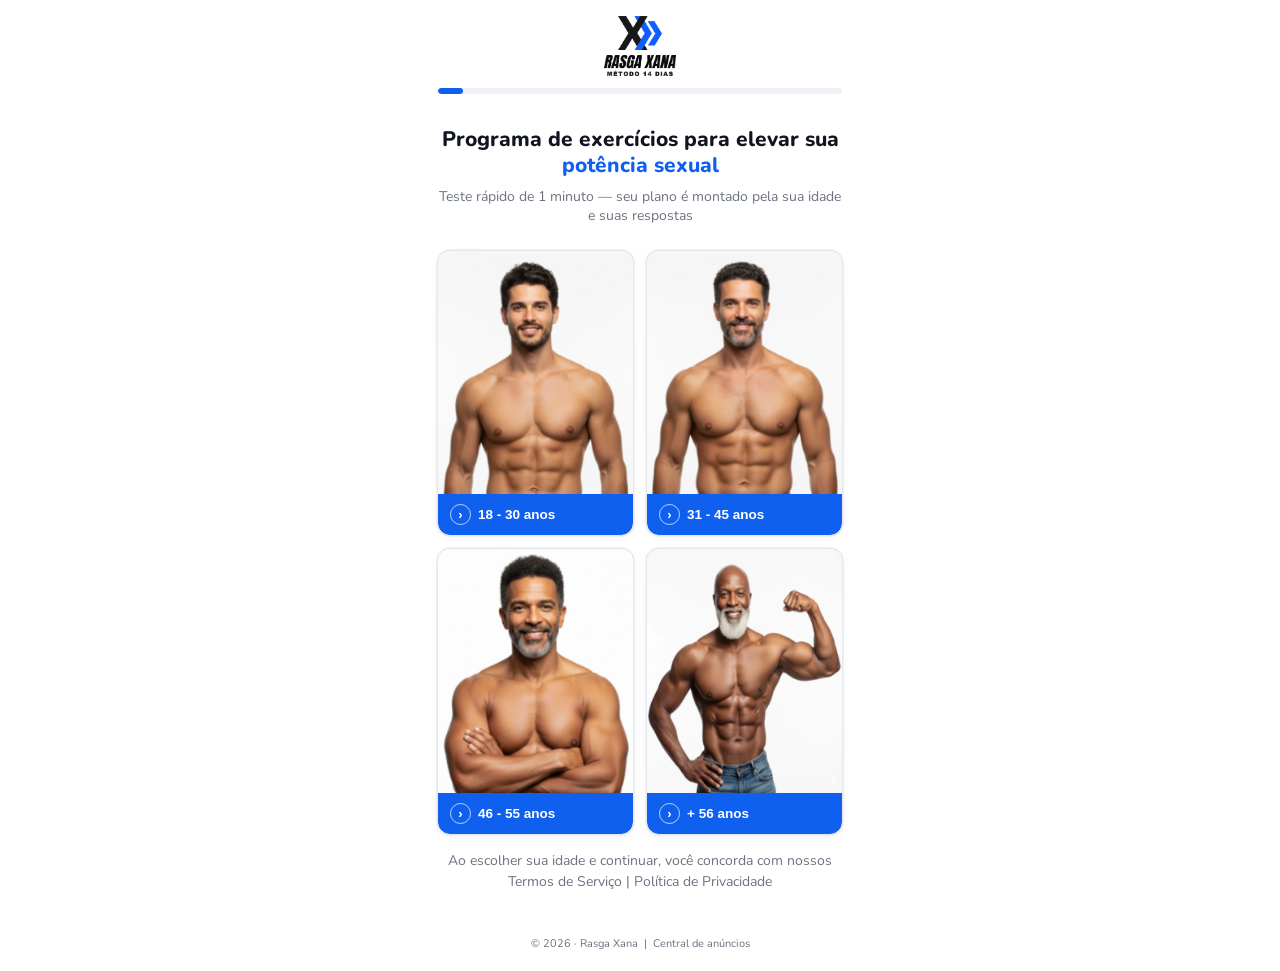
<file: index.html>
<!DOCTYPE html>
<html lang="pt-BR">
<head>
  <meta charset="UTF-8" />
  <meta name="viewport" content="width=device-width, initial-scale=1.0" />
  <title>Rasga Xana — Teste rápido</title>
  <meta name="description" content="Programa de exercícios para elevar sua potência sexual. Responda o teste rápido de 1 minuto." />

  <!-- Meta Pixel Code -->
  <script>
  !function(f,b,e,v,n,t,s)
  {if(f.fbq)return;n=f.fbq=function(){n.callMethod?
  n.callMethod.apply(n,arguments):n.queue.push(arguments)};
  if(!f._fbq)f._fbq=n;n.push=n;n.loaded=!0;n.version='2.0';
  n.queue=[];t=b.createElement(e);t.async=!0;
  t.src=v;s=b.getElementsByTagName(e)[0];
  s.parentNode.insertBefore(t,s)}(window, document,'script',
  'https://connect.facebook.net/en_US/fbevents.js');
  fbq('init', '1682342822856843');
  fbq('track', 'PageView');
  </script>
  <noscript><img height="1" width="1" style="display:none"
  src="https://www.facebook.com/tr?id=1682342822856843&ev=PageView&noscript=1"
  /></noscript>
  <!-- End Meta Pixel Code -->

  <!-- Utmify -->
  <script>
    window.pixelId = "6a4ef533173411e7804ca864";
    var a = document.createElement("script");
    a.setAttribute("async", "");
    a.setAttribute("defer", "");
    a.setAttribute("src", "https://cdn.utmify.com.br/scripts/pixel/pixel.js");
    document.head.appendChild(a);
  </script>

  <link rel="preconnect" href="https://fonts.googleapis.com" />
  <link rel="preconnect" href="https://fonts.gstatic.com" crossorigin />
  <link href="https://fonts.googleapis.com/css2?family=Nunito:ital,wght@0,400;0,600;0,700;0,800;0,900&display=swap" rel="stylesheet" />
  <link rel="stylesheet" href="css/style.css?v=10" />
  <link rel="preload" as="image" href="imagens/logo.webp" />
</head>
<body>
  <div class="quiz-shell">
    <header class="quiz-header">
      <img class="brand-logo" src="imagens/logo.webp" alt="Rasga Xana" />
      <div class="progress" aria-hidden="true">
        <div class="progress__bar" id="progressBar"></div>
      </div>
    </header>

    <main class="quiz-main" id="quizMain">
      <!-- etapas renderizadas por js/quiz.js -->
    </main>

    <footer class="quiz-footer">
      © 2026 &middot; Rasga Xana &nbsp;|&nbsp; Central de anúncios
    </footer>
  </div>

  <script src="track.js?v=5"></script>
  <script src="js/quiz.js?v=10"></script>
</body>
</html>
</file>
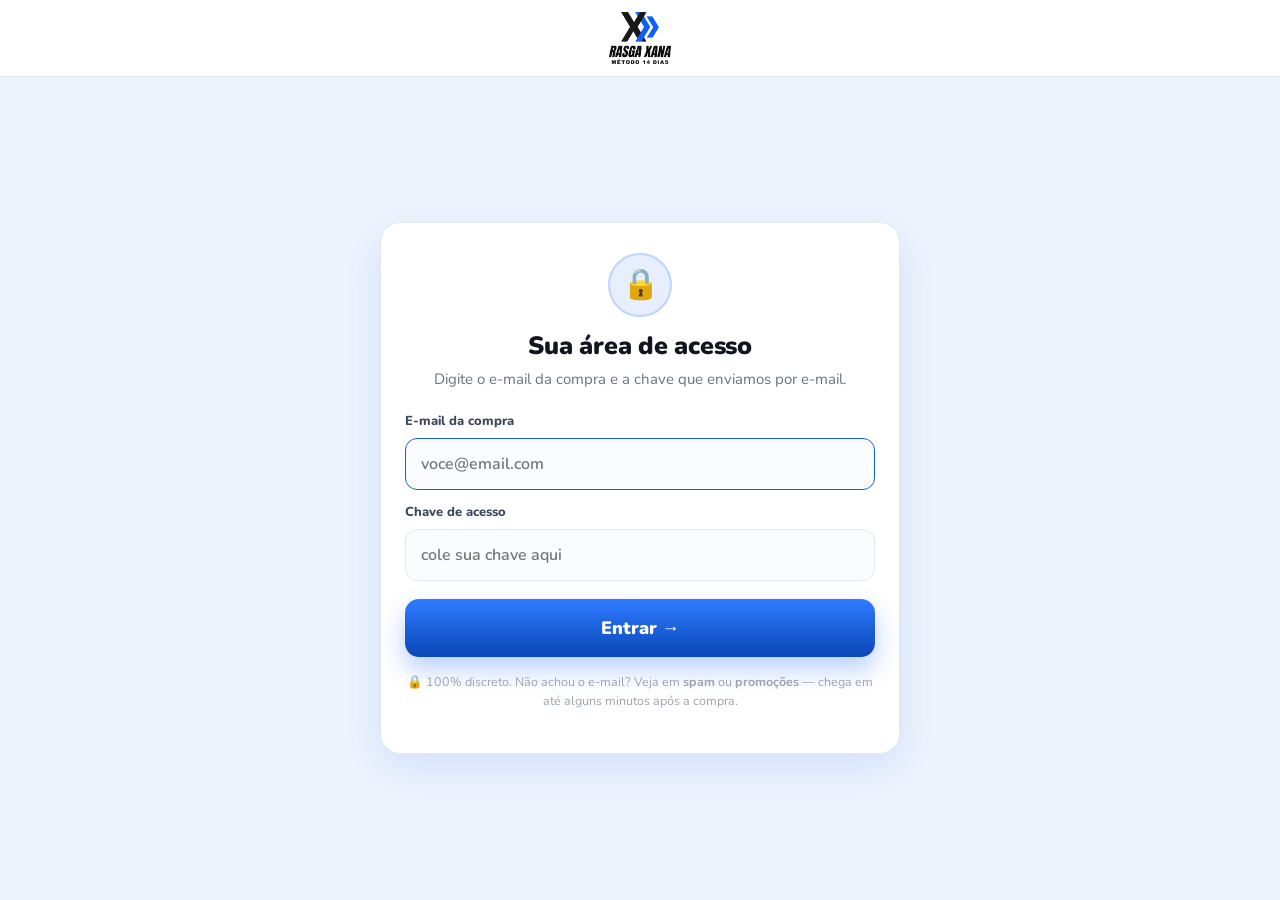
<file: membros/index.html>
<!DOCTYPE html>
<html lang="pt-BR">
<head>
<meta charset="UTF-8">
<meta name="viewport" content="width=device-width, initial-scale=1.0">
<meta name="theme-color" content="#1060F0">
<meta name="robots" content="noindex,nofollow">
<title>Área de Acesso — Método Rasga Xana</title>
<link rel="icon" type="image/webp" href="../imagens/logo.webp">
<link rel="preconnect" href="https://fonts.googleapis.com">
<link rel="preconnect" href="https://fonts.gstatic.com" crossorigin>
<link href="https://fonts.googleapis.com/css2?family=Nunito:wght@400;600;700;800;900&display=swap" rel="stylesheet">
<style>
  :root{
    --bg:#eef4fd; --paper:#ffffff; --ink:#10151f; --muted:#6b7280;
    --brand:#1060f0; --brand-d:#0a47b8; --brand-soft:#e7efff; --hi:#bcd4ff;
    --green:#18b26b; --green-d:#0e9257; --line:#e4e7ec;
    --shadow:0 14px 40px rgba(16,96,240,.13);
  }
  *{box-sizing:border-box;-webkit-tap-highlight-color:transparent}
  body{margin:0;background:var(--bg);color:var(--ink);font-family:'Nunito',system-ui,sans-serif;font-size:17px;line-height:1.6;overflow-x:hidden}
  .wrap{max-width:560px;margin:0 auto;padding:0 20px}
  h1,h2,h3{font-family:'Nunito',sans-serif;font-weight:900;line-height:1.2;letter-spacing:-.01em;margin:0}
  img{max-width:100%;display:block}
  .brand{color:var(--brand)}

  header{background:var(--paper);border-bottom:1px solid var(--line);padding:12px 0;position:relative;z-index:5}
  header img{height:52px;margin:0 auto}

  /* ---- gate ---- */
  .gate{min-height:calc(100vh - 78px);display:flex;align-items:center;justify-content:center;padding:34px 0}
  .card{background:var(--paper);border:1px solid var(--line);border-radius:20px;padding:30px 24px;box-shadow:var(--shadow);width:100%}
  .gate .lock{width:64px;height:64px;border-radius:50%;background:var(--brand-soft);color:var(--brand-d);display:flex;align-items:center;justify-content:center;font-size:30px;margin:0 auto 14px;border:2px solid var(--hi)}
  .gate h1{font-size:25px;text-align:center;margin-bottom:6px}
  .gate .sub{text-align:center;color:var(--muted);font-size:15px;margin:0 0 20px}
  label{display:block;font-weight:800;font-size:13px;color:#3d4759;margin:12px 0 6px}
  input{width:100%;font-family:'Nunito';font-size:16px;font-weight:600;padding:14px 15px;border:1.5px solid var(--line);border-radius:12px;background:#fbfcff;outline:none}
  input:focus{border-color:var(--brand)}
  .btn{display:block;width:100%;margin-top:18px;background:linear-gradient(180deg,#2f7bff,#0a47b8);color:#fff;text-align:center;
       font-family:'Nunito';font-weight:900;font-size:18px;padding:17px 20px;border-radius:14px;border:0;cursor:pointer;box-shadow:0 12px 26px rgba(16,96,240,.3)}
  .err{display:none;background:#fff5f5;border:1px solid #f6d6d6;color:#c0322f;font-size:14px;font-weight:700;border-radius:10px;padding:10px 14px;margin-top:14px;text-align:center}
  .gate .hint{text-align:center;font-size:12.5px;color:#9aa3af;margin-top:16px;line-height:1.5}

  /* ---- área ---- */
  #area{display:none;padding:30px 0 60px}
  .hi{background:var(--brand-soft);border-radius:18px;padding:22px 22px;text-align:center;margin-bottom:20px}
  .hi .k{font-size:12px;font-weight:800;letter-spacing:1.5px;text-transform:uppercase;color:var(--brand)}
  .hi h1{font-size:26px;color:var(--brand-d);margin:6px 0 4px}
  .hi p{margin:0;color:#3d4759;font-size:15px}
  .sec-t{font-size:14px;font-weight:800;letter-spacing:1px;text-transform:uppercase;color:var(--muted);margin:24px 4px 12px}

  /* faixa de notificação (videoaulas em breve) */
  .notif{display:flex;gap:13px;align-items:flex-start;background:linear-gradient(180deg,#fff,#f3f7ff);border:1px solid var(--hi);border-left:5px solid var(--brand);
    border-radius:14px;padding:15px 17px;margin-bottom:6px;box-shadow:0 6px 18px rgba(16,96,240,.08)}
  .notif .ni{flex:none;width:40px;height:40px;border-radius:11px;background:var(--brand-soft);display:flex;align-items:center;justify-content:center;font-size:20px}
  .notif .nt{flex:1;min-width:0}
  .notif .nh{font-weight:900;font-size:15px;color:var(--brand-d);margin-bottom:2px}
  .notif .nb{font-size:13.5px;color:#3d4759;line-height:1.5}

  .item{display:flex;gap:14px;align-items:center;background:var(--paper);border:1px solid var(--line);border-radius:16px;padding:16px;margin-bottom:12px;box-shadow:0 4px 14px rgba(16,96,240,.06)}
  .item.main{border-left:5px solid var(--brand)}
  .item .ic{flex:none;width:52px;height:52px;border-radius:13px;background:var(--brand-soft);color:var(--brand-d);display:flex;align-items:center;justify-content:center;font-size:26px}
  .item .tx{flex:1;min-width:0}
  .item .tag{font-size:11px;font-weight:800;letter-spacing:1px;text-transform:uppercase;color:var(--brand)}
  .item h3{font-size:17px;margin:1px 0 2px;line-height:1.2}
  .item .d{font-size:13px;color:var(--muted);line-height:1.4}
  .dl{flex:none;background:linear-gradient(180deg,#20c274,#0e9257);color:#fff;text-decoration:none;font-weight:900;font-size:14px;
      padding:11px 16px;border-radius:11px;white-space:nowrap;box-shadow:0 8px 18px rgba(14,146,87,.28)}
  .dl.soon{background:#eef1f6;color:#98a1b0;box-shadow:none;pointer-events:none}

  .support{text-align:center;font-size:14px;color:var(--muted);margin-top:26px;line-height:1.6}
  .support a{color:var(--brand-d);font-weight:800;text-decoration:none}
  .foot{text-align:center;font-size:11.5px;color:#a2adbc;margin-top:22px;line-height:1.6;padding:0 8px}
  .logout{display:block;margin:18px auto 0;background:none;border:0;color:#9aa3af;font-weight:700;font-size:13px;cursor:pointer;text-decoration:underline}
</style>
</head>
<body>
<header><a href="../"><img src="../imagens/logo.webp" alt="Rasga Xana"></a></header>

<!-- ====== GATE ====== -->
<div id="gate" class="gate">
  <div class="wrap">
    <div class="card">
      <div class="lock">🔒</div>
      <h1>Sua área de acesso</h1>
      <p class="sub">Digite o e-mail da compra e a chave que enviamos por e-mail.</p>
      <form id="form" onsubmit="return entrar(event)">
        <label for="email">E-mail da compra</label>
        <input type="email" id="email" placeholder="voce@email.com" autocomplete="email" required>
        <label for="key">Chave de acesso</label>
        <input type="text" id="key" placeholder="cole sua chave aqui" autocomplete="off" required>
        <div class="err" id="err">Chave incorreta. Confira o e-mail de acesso (assunto “Seu acesso ao Método Rasga Xana”).</div>
        <button class="btn" type="submit">Entrar →</button>
      </form>
      <p class="hint">🔒 100% discreto. Não achou o e-mail? Veja em <b>spam</b> ou <b>promoções</b> — chega em até alguns minutos após a compra.</p>
    </div>
  </div>
</div>

<!-- ====== ÁREA ====== -->
<div id="area">
  <div class="wrap">
    <div class="hi">
      <div class="k">Acesso liberado</div>
      <h1 id="ola">Bem-vindo! 👊</h1>
      <p>Seu <b>Método Rasga Xana</b> e os 3 bônus estão prontos. Baixe abaixo — é seu pra sempre.</p>
    </div>

    <div class="notif">
      <div class="ni">🔔</div>
      <div class="nt">
        <div class="nh">Novidade em produção</div>
        <div class="nb">As videoaulas do Método Rasga Xana já estão sendo feitas e serão liberadas aqui em breve, sem pagar nada a mais. Por enquanto, é só começar pelos materiais abaixo — está tudo o que você precisa pra dar o primeiro passo hoje.</div>
      </div>
    </div>

    <div class="sec-t">O método</div>
    <div class="item main">
      <div class="ic">📘</div>
      <div class="tx">
        <div class="tag">Plano completo</div>
        <h3>Método Rasga Xana</h3>
        <div class="d">O autoteste do seu nível + os exercícios semana a semana e a rotina de 5 min/dia.</div>
      </div>
      <a class="dl" data-pdf="pdf/metodo.pdf" download>Baixar</a>
    </div>

    <div class="sec-t">Seus bônus</div>
    <div class="item">
      <div class="ic">🌙</div>
      <div class="tx">
        <div class="tag">Bônus 1</div>
        <h3>Protocolo Primeira Noite</h3>
        <div class="d">3 gatilhos pra durar bem mais já na próxima vez.</div>
      </div>
      <a class="dl" data-pdf="pdf/bonus1.pdf" download>Baixar</a>
    </div>
    <div class="item">
      <div class="ic">🔥</div>
      <div class="tx">
        <div class="tag">Bônus 2</div>
        <h3>Reset Masculino em 7 Dias</h3>
        <div class="d">Corte o que sabota sua libido e recupere o tesão natural.</div>
      </div>
      <a class="dl" data-pdf="pdf/bonus2.pdf" download>Baixar</a>
    </div>
    <div class="item">
      <div class="ic">💞</div>
      <div class="tx">
        <div class="tag">Bônus 3</div>
        <h3>O Mapa do Prazer Dela</h3>
        <div class="d">O que fazer na cama pra ela querer mais — e você virar assunto.</div>
      </div>
      <a class="dl" data-pdf="pdf/bonus3.pdf" download>Baixar</a>
    </div>

    <p class="support">Alguma dúvida? Fale com a gente:<br>
      <a href="mailto:aviradaasuporte@gmail.com" id="support-link">aviradaasuporte@gmail.com</a>
    </p>
    <button class="logout" onclick="sair()">Sair desta área</button>
    <p class="foot">Método Rasga Xana · Conteúdo de treino e bem-estar; não substitui acompanhamento médico. Em caso de dúvida sobre sua saúde, procure um profissional.</p>
  </div>
</div>

<script>
  // Chave de acesso — MESMA constante ACCESS_KEY do rx-api (o e-mail manda essa chave).
  var ACCESS_KEY = 'rasgaxana2026';
  var SUPPORT_EMAIL = 'aviradaasuporte@gmail.com'; // e-mail de suporte

  var $ = function(id){ return document.getElementById(id); };
  function norm(s){ return String(s||'').trim(); }

  // preenche o link de suporte
  (function(){ var a=$('support-link'); if(a){ a.href='mailto:'+SUPPORT_EMAIL; a.textContent=SUPPORT_EMAIL; } })();

  function abrirArea(email){
    $('gate').style.display='none';
    $('area').style.display='block';
    var nome = '';
    try{ nome = norm(localStorage.getItem('rx_membro_nome')); }catch(e){}
    var primeiro = nome ? nome.split(/\s+/)[0] : '';
    $('ola').textContent = primeiro ? ('Bem-vindo, '+primeiro+'! 👊') : 'Bem-vindo! 👊';
    checarPdfs();
    window.scrollTo(0,0);
  }

  function entrar(ev){
    if(ev) ev.preventDefault();
    var email = norm($('email').value).toLowerCase();
    var key = norm($('key').value);
    if(key.toLowerCase() !== ACCESS_KEY.toLowerCase()){
      $('err').style.display='block';
      return false;
    }
    try{
      localStorage.setItem('rx_membro', JSON.stringify({ email: email, ts: Date.now() }));
    }catch(e){}
    abrirArea(email);
    return false;
  }

  function sair(){
    try{ localStorage.removeItem('rx_membro'); }catch(e){}
    $('area').style.display='none';
    $('gate').style.display='flex';
    $('key').value='';
    $('err').style.display='none';
  }

  // Cada card vira "em breve" se o PDF ainda não foi publicado (evita 404).
  function checarPdfs(){
    document.querySelectorAll('.dl[data-pdf]').forEach(function(a){
      var url = a.getAttribute('data-pdf');
      fetch(url, { method:'HEAD' }).then(function(r){
        if(r.ok){ a.href = url; }
        else { emBreve(a); }
      }).catch(function(){ emBreve(a); });
    });
  }
  function emBreve(a){ a.classList.add('soon'); a.removeAttribute('href'); a.textContent='Em breve'; }

  // Boot: auto-unlock por link (?email=&key=) ou sessão salva.
  (function boot(){
    var q = new URLSearchParams(location.search);
    var qKey = norm(q.get('key'));
    var qEmail = norm(q.get('email')).toLowerCase();
    if(qKey && qKey.toLowerCase() === ACCESS_KEY.toLowerCase()){
      try{ localStorage.setItem('rx_membro', JSON.stringify({ email: qEmail, ts: Date.now() })); }catch(e){}
      history.replaceState(null,'',location.pathname); // limpa a chave da URL
      abrirArea(qEmail);
      return;
    }
    try{
      var s = JSON.parse(localStorage.getItem('rx_membro')||'null');
      if(s && s.ts){ abrirArea(s.email||''); return; }
    }catch(e){}
    $('email') && $('email').focus();
  })();
</script>
</body>
</html>
</file>
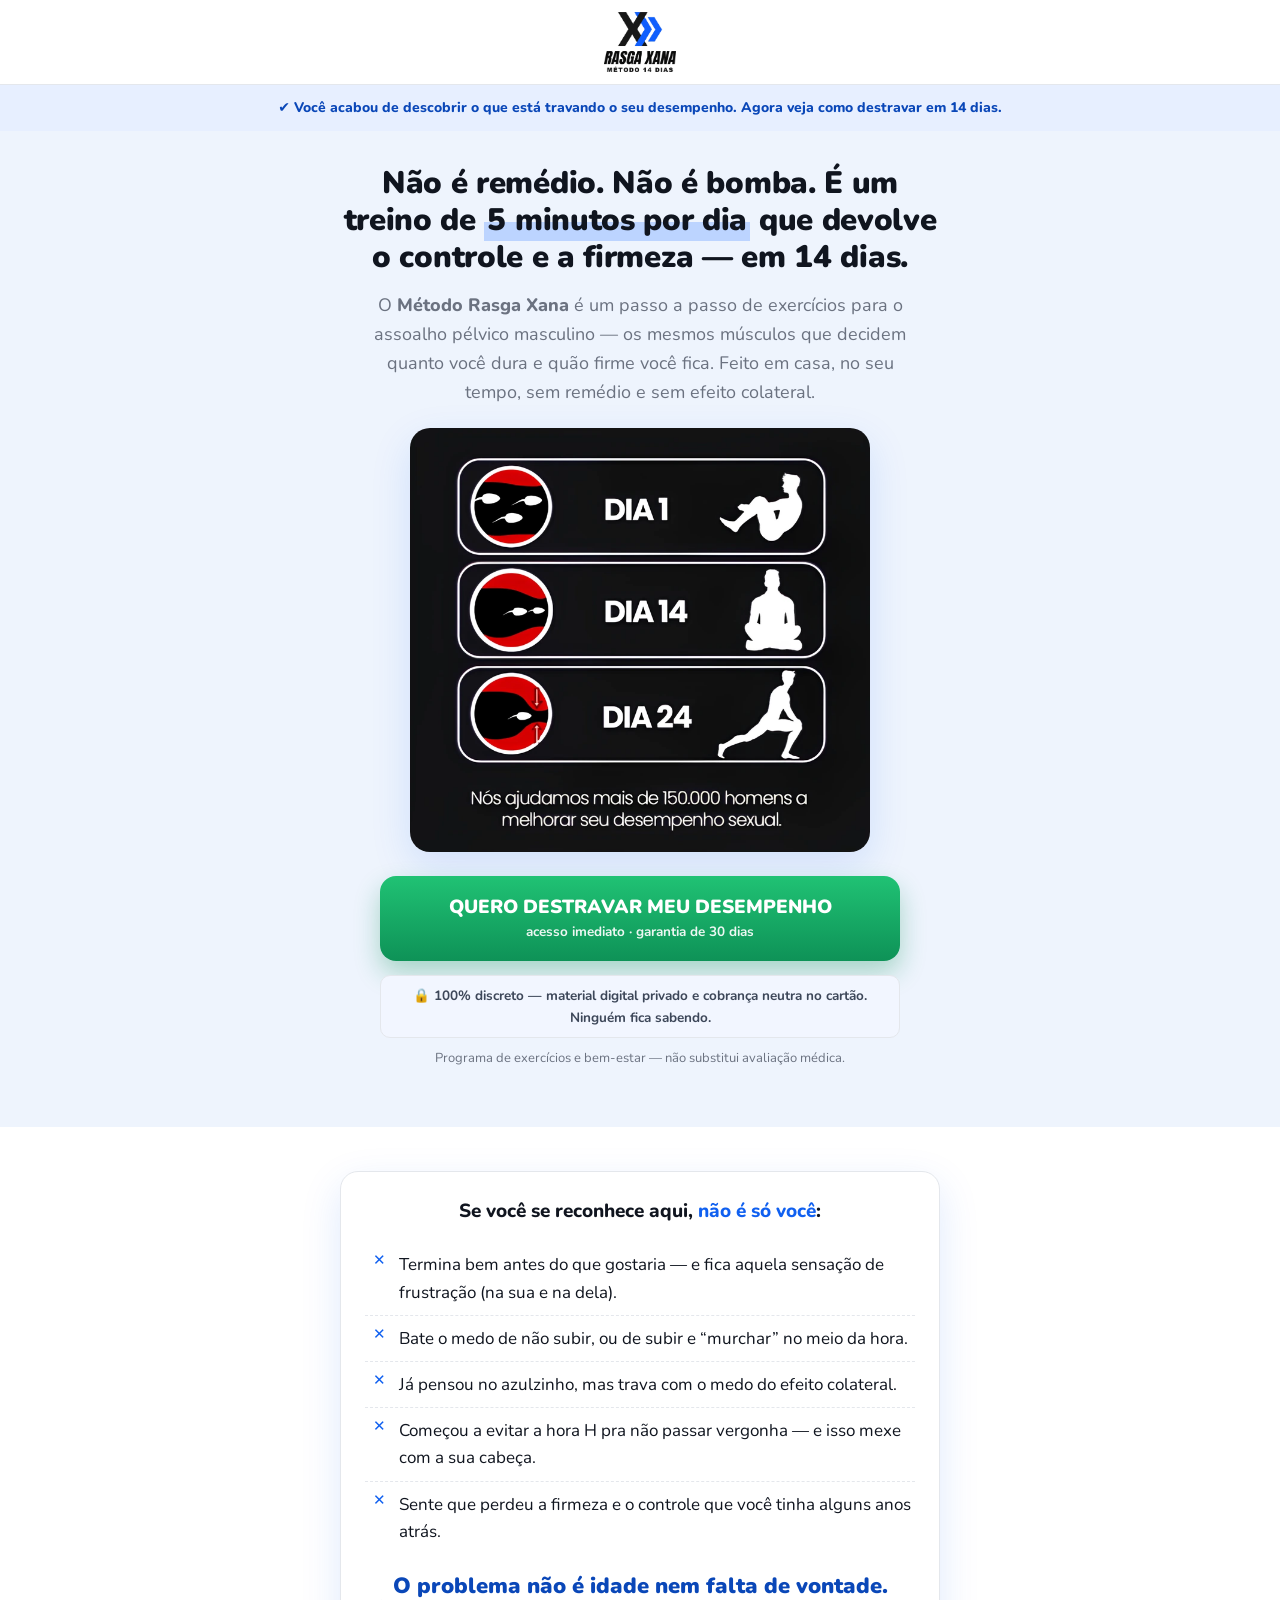
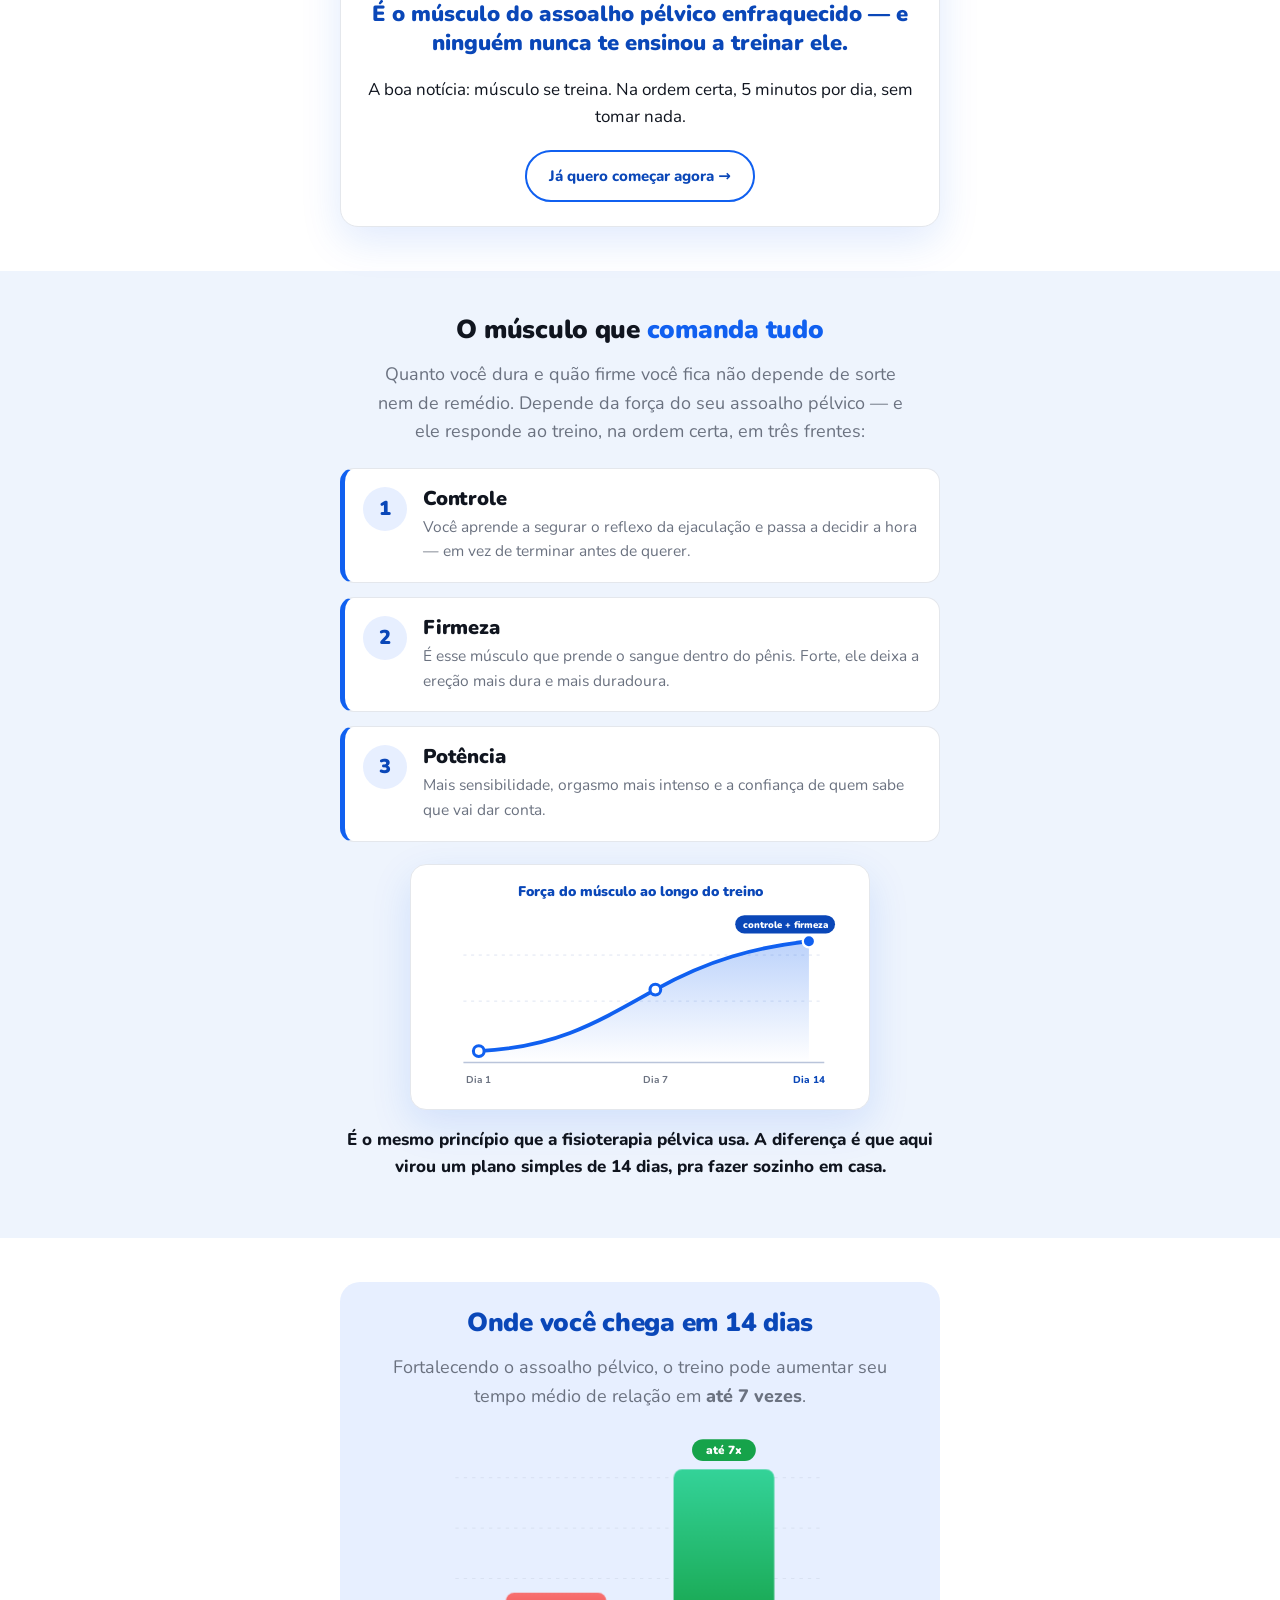
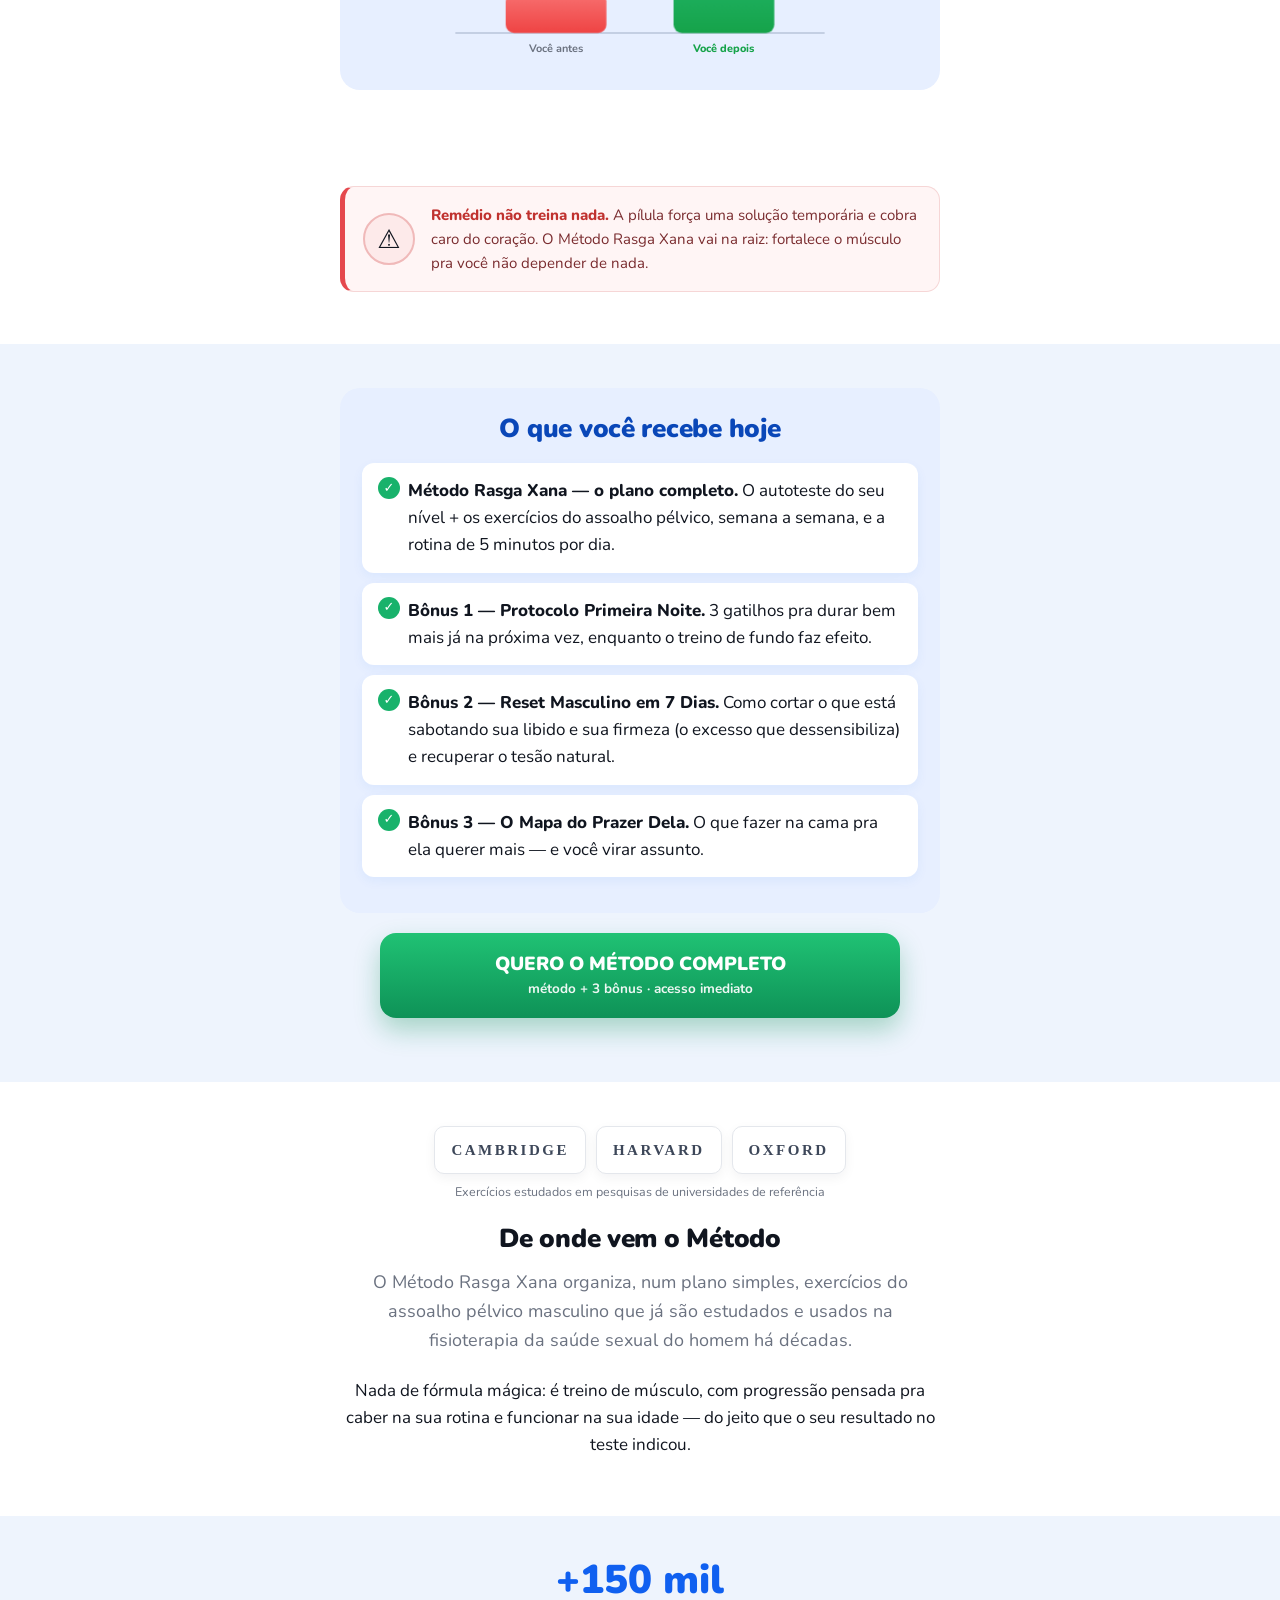
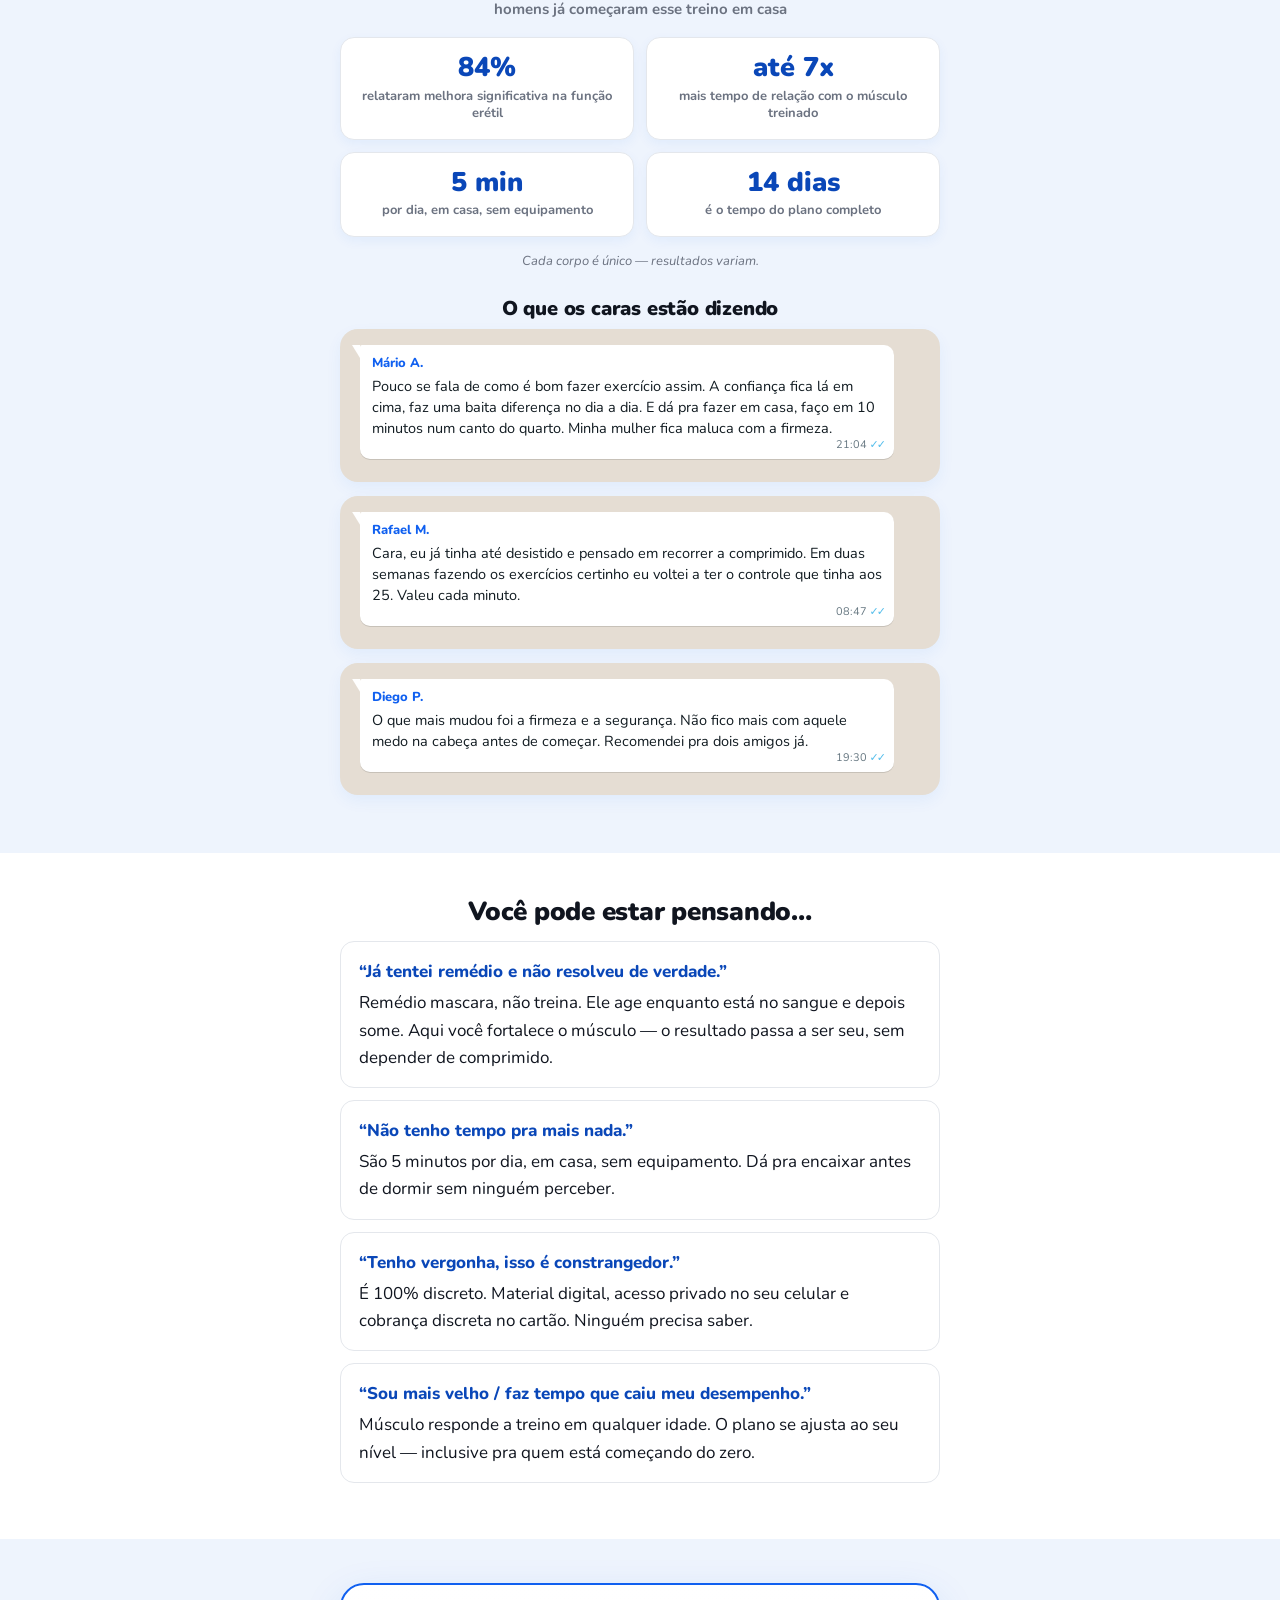
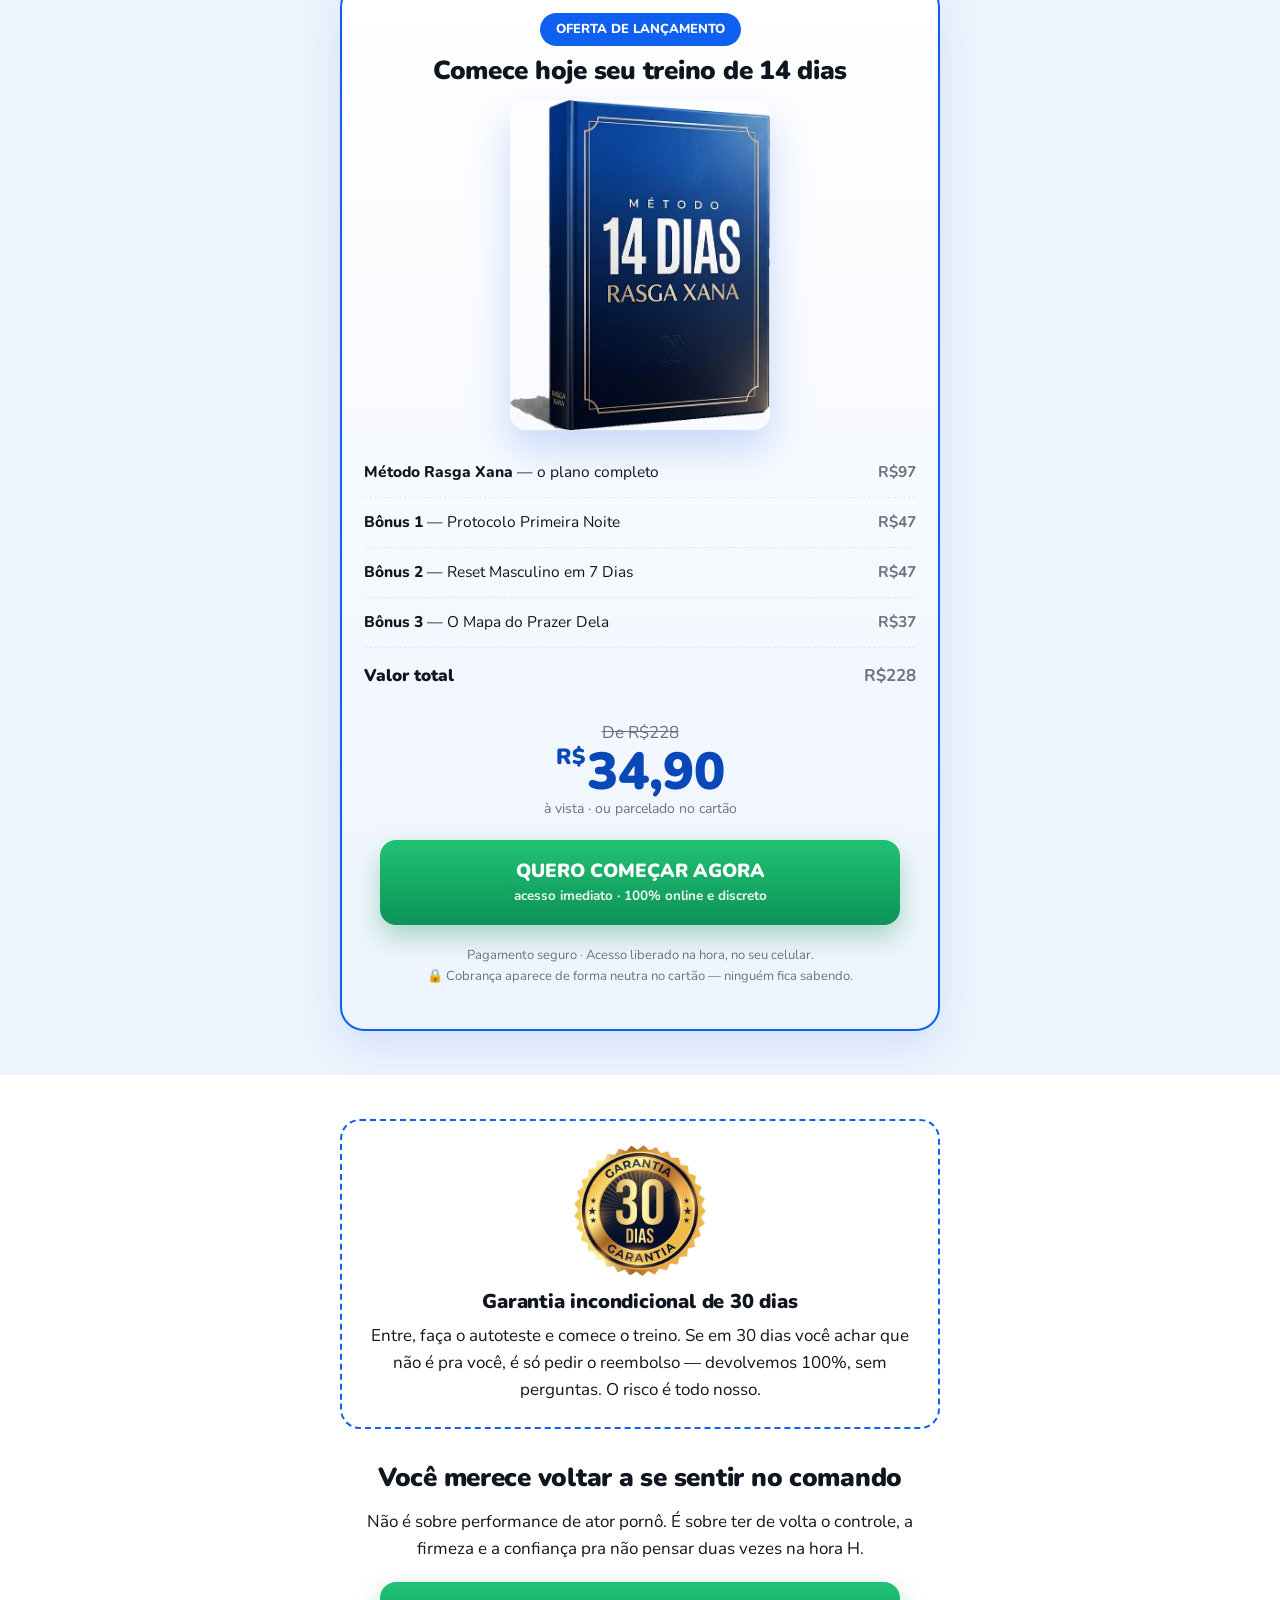
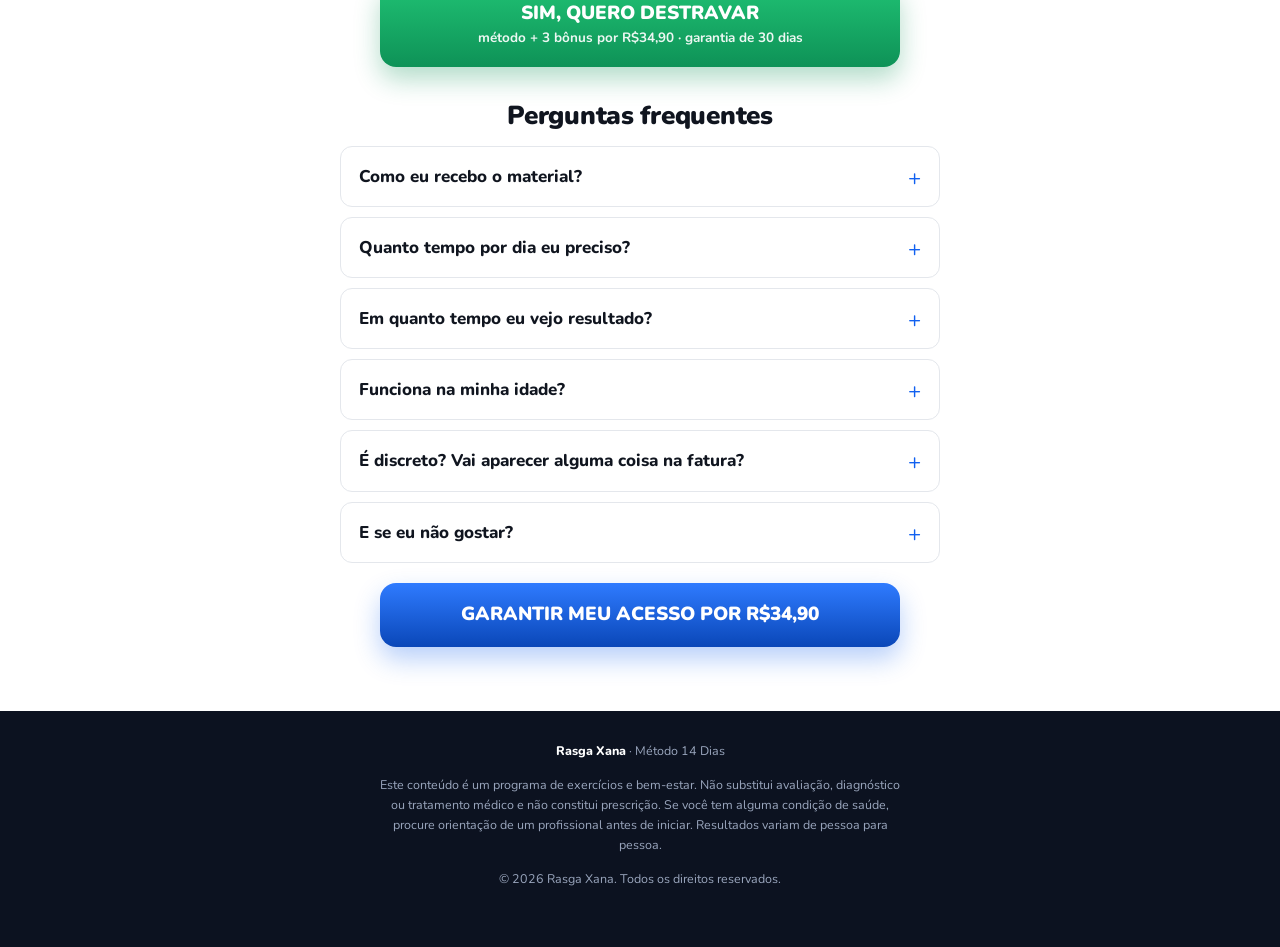
<file: pv/index.html>
<!DOCTYPE html>
<html lang="pt-BR">
<head>
<meta charset="UTF-8">
<meta name="viewport" content="width=device-width, initial-scale=1.0">
<meta name="theme-color" content="#1060F0">
<title>Método Rasga Xana</title>
<meta name="description" content="O treino de 5 minutos por dia que devolve controle e firmeza em 14 dias — em casa, sem remédio e sem efeito colateral.">

<!-- Meta Pixel Code -->
<script>
!function(f,b,e,v,n,t,s)
{if(f.fbq)return;n=f.fbq=function(){n.callMethod?
n.callMethod.apply(n,arguments):n.queue.push(arguments)};
if(!f._fbq)f._fbq=n;n.push=n;n.loaded=!0;n.version='2.0';
n.queue=[];t=b.createElement(e);t.async=!0;
t.src=v;s=b.getElementsByTagName(e)[0];
s.parentNode.insertBefore(t,s)}(window, document,'script',
'https://connect.facebook.net/en_US/fbevents.js');
fbq('init', '1682342822856843');
fbq('track', 'PageView');
</script>
<noscript><img height="1" width="1" style="display:none"
src="https://www.facebook.com/tr?id=1682342822856843&ev=PageView&noscript=1"
/></noscript>
<!-- End Meta Pixel Code -->

<!-- Utmify -->
<script>
  window.pixelId = "6a4ef533173411e7804ca864";
  var a = document.createElement("script");
  a.setAttribute("async", "");
  a.setAttribute("defer", "");
  a.setAttribute("src", "https://cdn.utmify.com.br/scripts/pixel/pixel.js");
  document.head.appendChild(a);
</script>

<script src="../track.js?v=5"></script>

<link rel="icon" type="image/webp" href="../imagens/logo.webp">
<link rel="preconnect" href="https://fonts.googleapis.com">
<link rel="preconnect" href="https://fonts.gstatic.com" crossorigin>
<link href="https://fonts.googleapis.com/css2?family=Nunito:wght@400;600;700;800;900&display=swap" rel="stylesheet">
<style>
  :root{
    --bg:#eef4fd; --paper:#ffffff; --ink:#10151f; --muted:#6b7280;
    --brand:#1060f0; --brand-d:#0a47b8; --brand-soft:#e7efff; --hi:#bcd4ff;
    --green:#18b26b; --green-d:#0e9257; --line:#e4e7ec;
    --shadow:0 14px 40px rgba(16,96,240,.13);
  }
  *{box-sizing:border-box;-webkit-tap-highlight-color:transparent}
  html{scroll-behavior:smooth}
  body{margin:0;background:var(--bg);color:var(--ink);font-family:'Nunito',system-ui,sans-serif;font-size:17px;line-height:1.6;overflow-x:hidden}
  .wrap{max-width:640px;margin:0 auto;padding:0 20px}
  h1,h2,h3{font-family:'Nunito',sans-serif;font-weight:900;line-height:1.18;letter-spacing:-.01em}
  h1{font-size:31px;margin:0 0 16px}
  h2{font-size:26px;margin:0 0 14px}
  h3{font-size:20px;margin:0 0 8px}
  p{margin:0 0 14px}
  b,strong{font-weight:800}
  .hi{background:linear-gradient(180deg,transparent 55%,var(--hi) 55%);padding:0 3px}
  .brand{color:var(--brand)}
  .center{text-align:center}
  img{max-width:100%;display:block}
  section{padding:44px 0}
  .paper{background:var(--paper)}

  /* header */
  header{background:var(--paper);border-bottom:1px solid var(--line);padding:12px 0;position:relative;z-index:5}
  header img{height:60px;margin:0 auto}

  /* eyebrow bridge (emenda com o quiz) */
  .bridge{background:var(--brand-soft);color:var(--brand-d);text-align:center;font-weight:800;font-size:14px;padding:12px 20px}

  /* hero */
  .hero{padding-top:34px}
  .hero h1{text-align:center}
  .lead{text-align:center;color:var(--muted);font-size:18px;max-width:540px;margin:0 auto 22px}
  .heroimg{border-radius:20px;box-shadow:var(--shadow);margin:0 auto 24px;max-width:460px;width:100%}

  /* buttons */
  .cta{display:block;width:100%;max-width:520px;margin:20px auto;background:linear-gradient(180deg,#20c274,#0e9257);color:#fff;text-align:center;
       text-decoration:none;font-family:'Nunito';font-weight:900;font-size:19px;padding:20px 22px;border-radius:16px;border:0;cursor:pointer;
       box-shadow:0 12px 26px rgba(14,146,87,.32);line-height:1.25;animation:pulse 2.2s infinite}
  .cta small{display:block;font-weight:700;font-size:13.5px;opacity:.92;margin-top:4px}
  @keyframes pulse{0%,100%{transform:scale(1)}50%{transform:scale(1.022)}}
  .cta.alt{background:linear-gradient(180deg,#2f7bff,#0a47b8);box-shadow:0 12px 26px rgba(16,96,240,.3);animation:none}
  .anchor-btn{display:inline-block;background:none;border:2px solid var(--brand);color:var(--brand-d);font-weight:800;font-size:15px;
       padding:12px 22px;border-radius:999px;text-decoration:none;margin:6px auto 0}
  .discreet{font-size:13.5px;font-weight:700;color:#3d4759;background:#f2f6ff;border:1px solid var(--line);border-radius:10px;
       max-width:520px;margin:-6px auto 10px;padding:9px 14px}

  /* identificação */
  .idcard{background:var(--paper);border:1px solid var(--line);border-radius:18px;padding:24px;box-shadow:var(--shadow)}
  .problem{font-family:'Nunito';font-weight:900;font-size:22px;color:var(--brand-d);text-align:center;margin:18px 0;line-height:1.3}
  ul.pain{list-style:none;padding:0;margin:16px 0}
  ul.pain li{padding:9px 0 9px 34px;position:relative;border-bottom:1px dashed var(--line)}
  ul.pain li:last-child{border:0}
  ul.pain li:before{content:"✕";position:absolute;left:8px;top:11px;color:var(--brand);font-size:15px;font-weight:900;line-height:1}

  /* mecanismo (3 pilares) */
  .layers{display:flex;flex-direction:column;gap:14px;margin:22px 0}
  .layer{display:flex;gap:16px;align-items:flex-start;background:var(--paper);border:1px solid var(--line);border-left:5px solid var(--brand);
         border-radius:14px;padding:18px}
  .layer .num{flex:none;width:44px;height:44px;border-radius:50%;background:var(--brand-soft);color:var(--brand-d);
         font-family:'Nunito';font-weight:900;font-size:20px;display:flex;align-items:center;justify-content:center}
  .layer h3{margin-bottom:4px}
  .layer p{margin:0;color:var(--muted);font-size:15.5px}
  .strengthcard{background:var(--paper);border:1px solid var(--line);border-radius:16px;box-shadow:var(--shadow);margin:6px auto 0;max-width:460px;padding:16px 14px 8px}
  .strengthcard__title{text-align:center;font-weight:900;font-size:14px;color:var(--brand-d);margin-bottom:6px}
  .strengthcard svg{width:100%;height:auto;display:block}

  /* anti-pílula callout (só CSS — a notícia com imagem ficou no quiz) */
  .warn{display:flex;gap:16px;align-items:center;background:#fff5f5;border:1px solid #f6d6d6;border-left:5px solid #e5484d;border-radius:14px;padding:16px 18px;margin:8px 0}
  .warn .wicon{flex:none;width:52px;height:52px;border-radius:50%;background:#fdeaea;border:2px solid #f0b9b9;display:flex;align-items:center;justify-content:center;font-size:26px}
  .warn p{margin:0;font-size:15px;color:#7a2c2f}
  .warn b{color:#c0322f}

  /* entregáveis */
  .receive{background:var(--brand-soft);border-radius:20px;padding:26px 22px}
  .receive h2{text-align:center;color:var(--brand-d)}
  ul.deliver{list-style:none;padding:0;margin:18px 0 0}
  ul.deliver li{background:var(--paper);border-radius:12px;padding:14px 16px 14px 46px;position:relative;margin-bottom:10px;box-shadow:0 4px 12px rgba(16,96,240,.06)}
  ul.deliver li:before{content:"✓";position:absolute;left:16px;top:14px;width:22px;height:22px;background:var(--green);color:#fff;border-radius:50%;
         font-size:13px;font-weight:900;display:flex;align-items:center;justify-content:center;line-height:1}
  ul.deliver b{color:var(--ink)}

  /* origem/autoridade (badges tipográficos — a imagem de logos ficou no quiz) */
  .unirow{display:flex;justify-content:center;gap:10px;flex-wrap:wrap}
  .uni{font-family:Georgia,'Times New Roman',serif;font-weight:700;font-size:15px;letter-spacing:2.5px;color:#3d4759;background:var(--paper);border:1px solid var(--line);border-radius:10px;padding:11px 16px;box-shadow:0 4px 12px rgba(16,21,31,.05)}

  /* prova */
  .proofnum{text-align:center;font-family:'Nunito';font-weight:900;font-size:40px;color:var(--brand);line-height:1}
  .proofnum small{display:block;font-family:'Nunito';font-size:15px;font-weight:700;color:var(--muted);margin-top:2px}
  .statgrid{display:grid;grid-template-columns:1fr 1fr;gap:12px;margin:20px 0 14px}
  .stat{background:var(--paper);border:1px solid var(--line);border-radius:14px;padding:16px 14px;text-align:center;box-shadow:0 4px 12px rgba(16,96,240,.06)}
  .stat__n{font-family:'Nunito';font-weight:900;font-size:27px;color:var(--brand-d);line-height:1.05}
  .stat__l{font-size:13px;color:var(--muted);font-weight:700;margin-top:5px;line-height:1.35}

  /* depoimentos (balão de WhatsApp) */
  .wachat{background:#e5ddd3;border-radius:18px;padding:16px 12px 14px;margin-bottom:14px;box-shadow:0 6px 16px rgba(16,96,240,.06)}
  .wabub{position:relative;background:#fff;border-radius:10px;border-top-left-radius:2px;padding:9px 12px 20px;margin:0 34px 9px 8px;box-shadow:0 1px .5px rgba(0,0,0,.13);font-size:14.5px;line-height:1.45;color:#111b21}
  .wabub:before{content:"";position:absolute;top:0;left:-8px;width:8px;height:13px;background:#fff;clip-path:polygon(100% 0,0 0,100% 100%)}
  .wabub .wahead{font-weight:800;font-size:13px;color:var(--brand);margin-bottom:3px}
  .wabub .watime{position:absolute;right:10px;bottom:6px;font-size:11px;color:#667781}
  .wabub .watime b{color:#53bdeb;font-weight:400;letter-spacing:-2px;margin-left:3px}
  .placeholder-note{font-size:12.5px;color:#9aa3af;font-style:italic;text-align:center;margin-top:6px}

  /* objeções */
  .obj{background:var(--paper);border:1px solid var(--line);border-radius:14px;padding:16px 18px;margin-bottom:12px}
  .obj .q{font-weight:800;color:var(--brand-d);margin-bottom:4px}
  .obj .a{color:var(--ink)}

  /* oferta */
  .offer{background:linear-gradient(180deg,#fff,#eef4fd);border:2px solid var(--brand);border-radius:24px;padding:28px 22px;box-shadow:var(--shadow)}
  .offer .badge{display:inline-block;background:var(--brand);color:#fff;font-weight:800;font-size:13px;padding:6px 16px;border-radius:999px;margin-bottom:10px}
  .cover{width:220px;max-width:70%;aspect-ratio:3/4;border-radius:16px;border:1px solid var(--line);margin:6px auto 4px;
         background:linear-gradient(150deg,#1060f0,#0a2a6b);color:#fff;display:flex;flex-direction:column;align-items:center;justify-content:center;gap:6px;text-align:center;padding:16px;box-shadow:var(--shadow)}
  .cover .k{font-size:12px;font-weight:800;letter-spacing:2px;opacity:.85}
  .cover .t{font-size:26px;font-weight:900;line-height:1.1}
  .cover .s{font-size:13px;font-weight:700;opacity:.9}
  .coverimg{width:260px;max-width:78%;height:auto;margin:6px auto 4px;border-radius:16px;
         box-shadow:0 18px 40px rgba(16,96,240,.22);display:block}
  .sealimg{width:132px;height:auto;margin:0 auto 14px;display:block}
  .stack{list-style:none;padding:0;margin:18px 0}
  .stack li{display:flex;justify-content:space-between;gap:12px;padding:12px 0;border-bottom:1px dashed var(--line);font-size:15.5px}
  .stack li b{font-weight:800}
  .stack .val{color:var(--muted);white-space:nowrap;font-weight:700}
  .stack .total{border:0;font-weight:900;font-size:17px;padding-top:14px}
  .price{text-align:center;margin:14px 0}
  .price .from{color:var(--muted);text-decoration:line-through;font-size:17px}
  .price .now{font-family:'Nunito';font-weight:900;font-size:52px;color:var(--brand-d);line-height:1}
  .price .now small{font-size:22px;vertical-align:top;margin-right:2px}
  .price .cond{color:var(--muted);font-size:14px}

  /* garantia */
  .guarantee{background:var(--paper);border:2px dashed var(--brand);border-radius:20px;padding:24px;text-align:center}
  .seal{width:96px;height:96px;border-radius:50%;background:var(--brand-soft);color:var(--brand-d);margin:0 auto 14px;
        display:flex;flex-direction:column;align-items:center;justify-content:center;font-family:'Nunito';font-weight:900;line-height:1;border:3px solid var(--brand)}
  .seal .big{font-size:30px}
  .seal .sm{font-size:11px;letter-spacing:1px;margin-top:2px}

  /* faq */
  details{background:var(--paper);border:1px solid var(--line);border-radius:12px;margin-bottom:10px;overflow:hidden}
  summary{padding:16px 44px 16px 18px;font-weight:800;cursor:pointer;position:relative;list-style:none}
  summary::-webkit-details-marker{display:none}
  summary:after{content:"+";position:absolute;right:18px;top:14px;font-size:22px;color:var(--brand);font-weight:400}
  details[open] summary:after{content:"–"}
  details .body{padding:0 18px 16px;color:var(--muted)}

  footer{background:#0c1220;color:#9aa6bd;font-size:12.5px;line-height:1.6;padding:30px 0 44px;text-align:center}
  .disc{max-width:560px;margin:0 auto}
  footer b{color:#fff}
  @media(max-width:520px){ h1{font-size:27px} .price .now{font-size:46px} section{padding:36px 0} }

  /* evolução antes × depois (comparativo animado) */
  .evo{background:var(--brand-soft);border-radius:20px;padding:26px 18px 20px}
  .evo h2{text-align:center;color:var(--brand-d)}
  .evochart{max-width:470px;margin:8px auto 0}
  .evochart svg{width:100%;height:auto;display:block}
  .ch-bar{transform:scaleY(0);transform-box:fill-box;transform-origin:bottom}
  .evochart.in .ch-bar{animation:chGrow .9s cubic-bezier(.22,1,.36,1) forwards}
  .evochart.in .ch-bar.b2{animation-delay:.35s}
  @keyframes chGrow{to{transform:scaleY(1)}}
  .ch-badge{opacity:0;transform:translateY(6px) scale(.9);transform-box:fill-box;transform-origin:center}
  .evochart.in .ch-badge{animation:chBadge .5s cubic-bezier(.34,1.56,.64,1) 1.1s forwards}
  @keyframes chBadge{to{opacity:1;transform:translateY(0) scale(1)}}
  @media(prefers-reduced-motion:reduce){.ch-bar,.ch-badge{animation:none!important;opacity:1;transform:none}}
</style>
</head>
<body>

<header><img src="../imagens/logo.webp" alt="Método 14 Dias"></header>

<div class="bridge">✔ Você acabou de descobrir o que está travando o seu desempenho. Agora veja como destravar em 14 dias.</div>

<!-- ============ BLOCO 1 — HEADLINE + PROMESSA ============ -->
<section class="hero">
  <div class="wrap">
    <h1 class="center">Não é remédio. Não é bomba. É um treino de <span class="hi">5 minutos por dia</span> que devolve o controle e a firmeza — em 14 dias.</h1>
    <p class="lead">O <b>Método Rasga Xana</b> é um passo a passo de exercícios para o assoalho pélvico masculino — os mesmos músculos que decidem quanto você dura e quão firme você fica. Feito em casa, no seu tempo, sem remédio e sem efeito colateral.</p>
    <img class="heroimg" src="../imagens/img5.webp" alt="Evolução do desempenho — Dia 1, Dia 14, Dia 24">
    <a class="cta" href="#oferta">QUERO DESTRAVAR MEU DESEMPENHO<small>acesso imediato · garantia de 30 dias</small></a>
    <p class="center discreet">🔒 100% discreto — material digital privado e cobrança neutra no cartão. Ninguém fica sabendo.</p>
    <p class="center" style="font-size:13px;color:var(--muted);margin-top:0">Programa de exercícios e bem-estar — não substitui avaliação médica.</p>
  </div>
</section>

<!-- ============ BLOCO 2 — IDENTIFICAÇÃO + PROBLEMA ============ -->
<section class="paper">
  <div class="wrap">
    <div class="idcard">
      <p class="center" style="font-weight:800;font-size:19px">Se você se reconhece aqui, <span class="brand">não é só você</span>:</p>
      <ul class="pain">
        <li>Termina bem antes do que gostaria — e fica aquela sensação de frustração (na sua e na dela).</li>
        <li>Bate o medo de não subir, ou de subir e “murchar” no meio da hora.</li>
        <li>Já pensou no azulzinho, mas trava com o medo do efeito colateral.</li>
        <li>Começou a evitar a hora H pra não passar vergonha — e isso mexe com a sua cabeça.</li>
        <li>Sente que perdeu a firmeza e o controle que você tinha alguns anos atrás.</li>
      </ul>
      <div class="problem">O problema não é idade nem falta de vontade.<br>É o músculo do assoalho pélvico enfraquecido — e ninguém nunca te ensinou a treinar ele.</div>
      <p class="center">A boa notícia: músculo se treina. Na ordem certa, 5 minutos por dia, sem tomar nada.</p>
      <div class="center"><a class="anchor-btn" href="#oferta">Já quero começar agora →</a></div>
    </div>
  </div>
</section>

<!-- ============ BLOCO 3 — MECANISMO ============ -->
<section>
  <div class="wrap">
    <h2 class="center">O músculo que <span class="brand">comanda tudo</span></h2>
    <p class="center lead">Quanto você dura e quão firme você fica não depende de sorte nem de remédio. Depende da força do seu assoalho pélvico — e ele responde ao treino, na ordem certa, em três frentes:</p>
    <div class="layers">
      <div class="layer"><div class="num">1</div><div><h3>Controle</h3><p>Você aprende a segurar o reflexo da ejaculação e passa a decidir a hora — em vez de terminar antes de querer.</p></div></div>
      <div class="layer"><div class="num">2</div><div><h3>Firmeza</h3><p>É esse músculo que prende o sangue dentro do pênis. Forte, ele deixa a ereção mais dura e mais duradoura.</p></div></div>
      <div class="layer"><div class="num">3</div><div><h3>Potência</h3><p>Mais sensibilidade, orgasmo mais intenso e a confiança de quem sabe que vai dar conta.</p></div></div>
    </div>
    <div class="strengthcard">
      <div class="strengthcard__title">Força do músculo ao longo do treino</div>
      <svg viewBox="0 0 560 250" role="img" aria-label="Progressão da força do assoalho pélvico do dia 1 ao dia 14">
        <defs>
          <linearGradient id="strFill" x1="0" y1="0" x2="0" y2="1">
            <stop offset="0" stop-color="#1060F0" stop-opacity=".28"/><stop offset="1" stop-color="#1060F0" stop-opacity="0"/>
          </linearGradient>
        </defs>
        <g stroke="#D5DEEF" stroke-dasharray="4 6"><line x1="50" y1="60" x2="520" y2="60"/><line x1="50" y1="120" x2="520" y2="120"/></g>
        <line x1="50" y1="200" x2="520" y2="200" stroke="#B9C4DA" stroke-width="2"/>
        <path d="M70 185 C 170 180, 220 150, 300 105 C 370 66, 430 50, 500 42 L 500 200 L 70 200 Z" fill="url(#strFill)"/>
        <path class="str-line" d="M70 185 C 170 180, 220 150, 300 105 C 370 66, 430 50, 500 42" fill="none" stroke="#1060F0" stroke-width="5" stroke-linecap="round"/>
        <circle cx="70" cy="185" r="7" fill="#fff" stroke="#1060F0" stroke-width="4"/>
        <circle cx="300" cy="105" r="7" fill="#fff" stroke="#1060F0" stroke-width="4"/>
        <circle cx="500" cy="42" r="8" fill="#1060F0" stroke="#fff" stroke-width="3"/>
        <text x="70" y="226" text-anchor="middle" font-size="13" font-weight="700" fill="#6B7280">Dia 1</text>
        <text x="300" y="226" text-anchor="middle" font-size="13" font-weight="700" fill="#6B7280">Dia 7</text>
        <text x="500" y="226" text-anchor="middle" font-size="13" font-weight="800" fill="#0A47B8">Dia 14</text>
        <g><rect x="404" y="8" width="130" height="24" rx="12" fill="#0A47B8"/><text x="469" y="25" text-anchor="middle" font-size="12.5" font-weight="900" fill="#fff">controle + firmeza</text></g>
      </svg>
    </div>
    <p class="center" style="font-weight:800;margin-top:16px">É o mesmo princípio que a fisioterapia pélvica usa. A diferença é que aqui virou um plano simples de 14 dias, pra fazer sozinho em casa.</p>
  </div>
</section>

<!-- ============ ANTES × DEPOIS ============ -->
<section class="paper">
  <div class="wrap">
    <div class="evo">
      <h2>Onde você chega em 14 dias</h2>
      <p class="center lead" style="margin-bottom:2px">Fortalecendo o assoalho pélvico, o treino pode aumentar seu tempo médio de relação em <b>até 7 vezes</b>.</p>
      <div class="evochart" id="evochart">
        <svg viewBox="0 0 560 300" role="img" aria-label="Comparativo: você antes e depois do método">
          <defs>
            <linearGradient id="barBefore" x1="0" y1="0" x2="0" y2="1"><stop offset="0" stop-color="#F87171"/><stop offset="1" stop-color="#EF4444"/></linearGradient>
            <linearGradient id="barAfter" x1="0" y1="0" x2="0" y2="1"><stop offset="0" stop-color="#34D399"/><stop offset="1" stop-color="#16A34A"/></linearGradient>
          </defs>
          <g stroke="#D5DEEF" stroke-dasharray="4 6"><line x1="60" y1="70" x2="500" y2="70"/><line x1="60" y1="130" x2="500" y2="130"/><line x1="60" y1="190" x2="500" y2="190"/></g>
          <line x1="60" y1="255" x2="500" y2="255" stroke="#B9C4DA" stroke-width="2"/>
          <rect class="ch-bar" x="120" y="207" width="120" height="48" rx="10" fill="url(#barBefore)"/>
          <rect class="ch-bar b2" x="320" y="60" width="120" height="195" rx="10" fill="url(#barAfter)"/>
          <g class="ch-badge"><rect x="342" y="24" width="76" height="26" rx="13" fill="#16A34A"/><text x="380" y="42" text-anchor="middle" font-size="14" font-weight="900" fill="#fff">até 7x</text></g>
          <text x="180" y="278" text-anchor="middle" font-size="13" font-weight="700" fill="#6B7280">Você antes</text>
          <text x="380" y="278" text-anchor="middle" font-size="13" font-weight="800" fill="#16A34A">Você depois</text>
        </svg>
      </div>
    </div>
  </div>
</section>

<!-- ============ ANTI-PÍLULA ============ -->
<section class="paper">
  <div class="wrap">
    <div class="warn">
      <div class="wicon" aria-hidden="true">⚠️</div>
      <p><b>Remédio não treina nada.</b> A pílula força uma solução temporária e cobra caro do coração. O Método Rasga Xana vai na raiz: fortalece o músculo pra você não depender de nada.</p>
    </div>
  </div>
</section>

<!-- ============ O QUE VOCÊ RECEBE ============ -->
<section>
  <div class="wrap">
    <div class="receive">
      <h2>O que você recebe hoje</h2>
      <ul class="deliver">
        <li><b>Método Rasga Xana — o plano completo.</b> O autoteste do seu nível + os exercícios do assoalho pélvico, semana a semana, e a rotina de 5 minutos por dia.</li>
        <li><b>Bônus 1 — Protocolo Primeira Noite.</b> 3 gatilhos pra durar bem mais já na próxima vez, enquanto o treino de fundo faz efeito.</li>
        <li><b>Bônus 2 — Reset Masculino em 7 Dias.</b> Como cortar o que está sabotando sua libido e sua firmeza (o excesso que dessensibiliza) e recuperar o tesão natural.</li>
        <li><b>Bônus 3 — O Mapa do Prazer Dela.</b> O que fazer na cama pra ela querer mais — e você virar assunto.</li>
      </ul>
    </div>
    <a class="cta" href="#oferta">QUERO O MÉTODO COMPLETO<small>método + 3 bônus · acesso imediato</small></a>
  </div>
</section>

<!-- ============ ORIGEM / AUTORIDADE ============ -->
<section class="paper">
  <div class="wrap">
    <div class="unirow" aria-label="Universidades cujas pesquisas embasam os exercícios">
      <span class="uni">CAMBRIDGE</span><span class="uni">HARVARD</span><span class="uni">OXFORD</span>
    </div>
    <p class="center" style="font-size:12.5px;color:var(--muted);margin-top:8px">Exercícios estudados em pesquisas de universidades de referência</p>
    <h2 class="center" style="margin-top:22px">De onde vem o Método</h2>
    <p class="center lead">O Método Rasga Xana organiza, num plano simples, exercícios do assoalho pélvico masculino que já são estudados e usados na fisioterapia da saúde sexual do homem há décadas.</p>
    <p class="center">Nada de fórmula mágica: é treino de músculo, com progressão pensada pra caber na sua rotina e funcionar na sua idade — do jeito que o seu resultado no teste indicou.</p>
  </div>
</section>

<!-- ============ BLOCO 4 — PROVA ============ -->
<section>
  <div class="wrap">
    <div class="proofnum">+150 mil<small>homens já começaram esse treino em casa</small></div>
    <div class="statgrid">
      <div class="stat"><div class="stat__n">84%</div><div class="stat__l">relataram melhora significativa na função erétil</div></div>
      <div class="stat"><div class="stat__n">até 7x</div><div class="stat__l">mais tempo de relação com o músculo treinado</div></div>
      <div class="stat"><div class="stat__n">5 min</div><div class="stat__l">por dia, em casa, sem equipamento</div></div>
      <div class="stat"><div class="stat__n">14 dias</div><div class="stat__l">é o tempo do plano completo</div></div>
    </div>
    <p class="center" style="font-size:13px;color:var(--muted);font-style:italic">Cada corpo é único — resultados variam.</p>

    <h3 class="center" style="margin-top:26px">O que os caras estão dizendo</h3>
    <div class="wachat">
      <div class="wabub"><div class="wahead">Mário A.</div>Pouco se fala de como é bom fazer exercício assim. A confiança fica lá em cima, faz uma baita diferença no dia a dia. E dá pra fazer em casa, faço em 10 minutos num canto do quarto. Minha mulher fica maluca com a firmeza.<span class="watime">21:04<b>✓✓</b></span></div>
    </div>
    <div class="wachat">
      <div class="wabub"><div class="wahead">Rafael M.</div>Cara, eu já tinha até desistido e pensado em recorrer a comprimido. Em duas semanas fazendo os exercícios certinho eu voltei a ter o controle que tinha aos 25. Valeu cada minuto.<span class="watime">08:47<b>✓✓</b></span></div>
    </div>
    <div class="wachat">
      <div class="wabub"><div class="wahead">Diego P.</div>O que mais mudou foi a firmeza e a segurança. Não fico mais com aquele medo na cabeça antes de começar. Recomendei pra dois amigos já.<span class="watime">19:30<b>✓✓</b></span></div>
    </div>
  </div>
</section>

<!-- ============ OBJEÇÕES ============ -->
<section class="paper">
  <div class="wrap">
    <h2 class="center">Você pode estar pensando…</h2>
    <div class="obj"><div class="q">“Já tentei remédio e não resolveu de verdade.”</div><div class="a">Remédio mascara, não treina. Ele age enquanto está no sangue e depois some. Aqui você fortalece o músculo — o resultado passa a ser seu, sem depender de comprimido.</div></div>
    <div class="obj"><div class="q">“Não tenho tempo pra mais nada.”</div><div class="a">São 5 minutos por dia, em casa, sem equipamento. Dá pra encaixar antes de dormir sem ninguém perceber.</div></div>
    <div class="obj"><div class="q">“Tenho vergonha, isso é constrangedor.”</div><div class="a">É 100% discreto. Material digital, acesso privado no seu celular e cobrança discreta no cartão. Ninguém precisa saber.</div></div>
    <div class="obj"><div class="q">“Sou mais velho / faz tempo que caiu meu desempenho.”</div><div class="a">Músculo responde a treino em qualquer idade. O plano se ajusta ao seu nível — inclusive pra quem está começando do zero.</div></div>
  </div>
</section>

<!-- ============ BLOCO 5 — OFERTA ============ -->
<section id="oferta">
  <div class="wrap">
    <div class="offer">
      <div class="center"><span class="badge">OFERTA DE LANÇAMENTO</span></div>
      <h2 class="center">Comece hoje seu treino de 14 dias</h2>
      <!-- [IMAGEM: trocar por um mockup real da capa do produto quando tiver] -->
      <img class="coverimg" src="../imagens/produto-rasga-xana.webp" alt="Método Rasga Xana — o produto" onerror="this.style.display='none'">
      <ul class="stack">
        <li><span><b>Método Rasga Xana</b> — o plano completo</span><span class="val">R$97</span></li>
        <li><span><b>Bônus 1</b> — Protocolo Primeira Noite</span><span class="val">R$47</span></li>
        <li><span><b>Bônus 2</b> — Reset Masculino em 7 Dias</span><span class="val">R$47</span></li>
        <li><span><b>Bônus 3</b> — O Mapa do Prazer Dela</span><span class="val">R$37</span></li>
        <li class="total"><span>Valor total</span><span class="val">R$228</span></li>
      </ul>
      <div class="price">
        <div class="from">De R$228</div>
        <div class="now"><small>R$</small><span class="price-ab">34,90</span></div>
        <div class="cond">à vista · ou parcelado no cartão</div>
      </div>
      <!-- [CHECKOUT] trocar o href="#" pelo link real do checkout (Kiwify/Hotmart/Cakto) -->
      <a class="cta" href="#">QUERO COMEÇAR AGORA<small>acesso imediato · 100% online e discreto</small></a>
      <p class="center" style="font-size:13px;color:var(--muted)">Pagamento seguro · Acesso liberado na hora, no seu celular.<br>🔒 Cobrança aparece de forma neutra no cartão — ninguém fica sabendo.</p>
    </div>
  </div>
</section>

<!-- ============ BLOCO 6 — GARANTIA + FECHAMENTO + FAQ ============ -->
<section class="paper">
  <div class="wrap">
    <div class="guarantee">
      <img class="sealimg" src="../imagens/garantia30dias.webp" alt="Selo de garantia de 30 dias">
      <h3>Garantia incondicional de 30 dias</h3>
      <p style="margin:0">Entre, faça o autoteste e comece o treino. Se em 30 dias você achar que não é pra você, é só pedir o reembolso — devolvemos 100%, sem perguntas. O risco é todo nosso.</p>
    </div>

    <h2 class="center" style="margin-top:34px">Você merece voltar a se sentir no comando</h2>
    <p class="center">Não é sobre performance de ator pornô. É sobre ter de volta o controle, a firmeza e a confiança pra não pensar duas vezes na hora H.</p>
    <!-- [CHECKOUT] -->
    <a class="cta" href="#">SIM, QUERO DESTRAVAR<small>método + 3 bônus por R$<span class="price-ab">34,90</span> · garantia de 30 dias</small></a>

    <h2 class="center" style="margin-top:34px">Perguntas frequentes</h2>
    <details><summary>Como eu recebo o material?</summary><div class="body">Assim que o pagamento é confirmado, você recebe o acesso por e-mail. É 100% online — abre no celular, tablet ou computador, quando e quantas vezes quiser.</div></details>
    <details><summary>Quanto tempo por dia eu preciso?</summary><div class="body">5 minutos por dia. A rotina foi desenhada pra caber na vida real, sem academia e sem equipamento.</div></details>
    <details><summary>Em quanto tempo eu vejo resultado?</summary><div class="body">Com o Protocolo Primeira Noite (bônus), muitos homens sentem diferença já na primeira semana. O plano completo de fortalecimento roda em 14 dias. Cada corpo responde no seu tempo.</div></details>
    <details><summary>Funciona na minha idade?</summary><div class="body">Sim. O músculo responde a treino em qualquer idade, e o plano se ajusta ao nível que você indicou no teste — do iniciante ao mais avançado.</div></details>
    <details><summary>É discreto? Vai aparecer alguma coisa na fatura?</summary><div class="body">Tudo é discreto: o material é digital e privado, e a cobrança aparece de forma neutra no cartão. Ninguém além de você precisa saber.</div></details>
    <details><summary>E se eu não gostar?</summary><div class="body">Você tem 30 dias de garantia incondicional. Não gostou, devolvemos 100% do valor, sem perguntas.</div></details>

    <!-- [CHECKOUT] -->
    <a class="cta alt" href="#">GARANTIR MEU ACESSO POR R$<span class="price-ab">34,90</span></a>
  </div>
</section>

<footer>
  <div class="wrap disc">
    <p><b>Rasga Xana</b> · Método 14 Dias</p>
    <p>Este conteúdo é um programa de exercícios e bem-estar. Não substitui avaliação, diagnóstico ou tratamento médico e não constitui prescrição. Se você tem alguma condição de saúde, procure orientação de um profissional antes de iniciar. Resultados variam de pessoa para pessoa.</p>
    <p>© 2026 Rasga Xana. Todos os direitos reservados.</p>
  </div>
</footer>

<script>
  (function(){
    var el = document.getElementById('evochart');
    if(!el) return;
    if(!('IntersectionObserver' in window)){ el.classList.add('in'); return; }
    var io = new IntersectionObserver(function(entries){
      entries.forEach(function(e){ if(e.isIntersecting){ el.classList.add('in'); io.disconnect(); } });
    }, { threshold: 0.4 });
    io.observe(el);
  })();

  /* tracking: abriu a PV + cliques de checkout (rxTrack/rxUtm vêm do track.js) */
  (function(){
    if(window.rxTrack) rxTrack.view('pv');
    // preço exibido acompanha a variante do A/B (A=29,90 · B=34,90) pra bater com o checkout
    if(window.rxCheckout && rxCheckout.value){
      var pv = Number(rxCheckout.value).toFixed(2).replace('.',',');
      document.querySelectorAll('.price-ab').forEach(function(el){ el.textContent = pv; });
    }
    var url = (window.rxCheckout && rxCheckout.url && rxCheckout.url !== '#') ? rxCheckout.url : null;
    document.querySelectorAll('a.cta[href="#"], a.cta[href^="http"]').forEach(function(a){
      if(a.getAttribute('href') === '#' && !url) { /* [CHECKOUT] ainda placeholder */ }
      else if(url) a.href = window.rxUtm ? rxUtm.append(url) : url;
      a.addEventListener('click', function(){ if(window.rxTrack) rxTrack.checkout(a.textContent.trim().slice(0,60)); });
    });
  })();
</script>

</body>
</html>
</file>
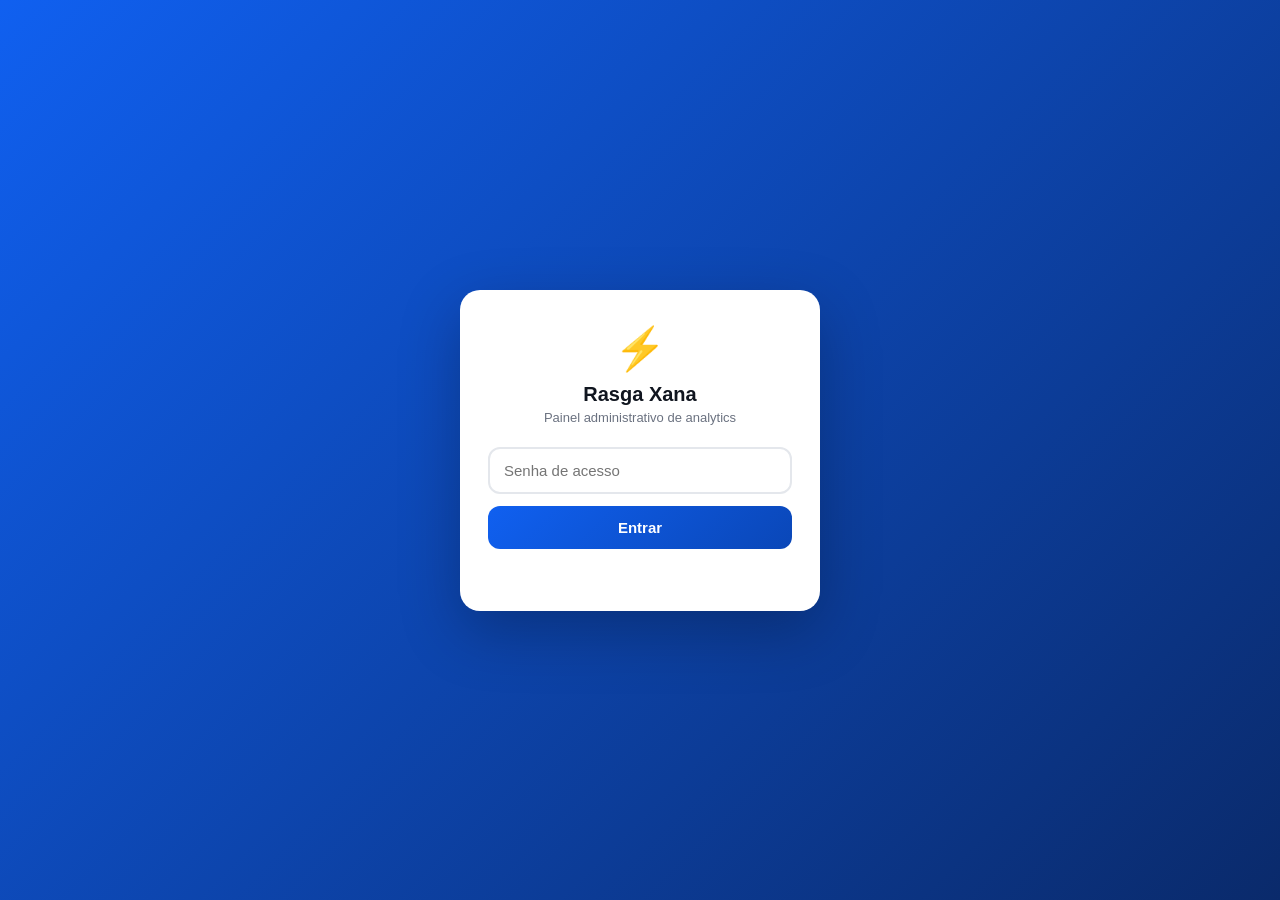
<file: admin.html>
<!DOCTYPE html>
<html lang="pt-BR">
<head>
<meta charset="UTF-8">
<meta name="viewport" content="width=device-width, initial-scale=1.0">
<title>Admin · Rasga Xana</title>
<style>
  :root{
    --primary:#1060f0; --primary-d:#0a47b8; --accent:#2cbf52; --accent-d:#1f9b40;
    --bg:#f0f4fb; --ink:#10151f; --muted:#6b7280; --line:#e4e7ec; --card:#fff;
    --danger:#ef4444; --warn:#f5a623; --ok:#16a34a;
  }
  *{box-sizing:border-box;margin:0;padding:0}
  body{font-family:-apple-system,BlinkMacSystemFont,'Segoe UI',sans-serif;background:var(--bg);color:var(--ink);-webkit-font-smoothing:antialiased}
  button{font-family:inherit;cursor:pointer}
  ::-webkit-scrollbar{height:8px;width:8px}
  ::-webkit-scrollbar-thumb{background:#cfd6e0;border-radius:99px}

  /* ===== LOGIN GATE ===== */
  #gate{position:fixed;inset:0;display:flex;align-items:center;justify-content:center;
    background:linear-gradient(135deg,var(--primary) 0%,#0a2a6b 100%);z-index:1000;padding:20px}
  .gate-card{background:#fff;width:360px;max-width:100%;border-radius:20px;padding:34px 28px;text-align:center;
    box-shadow:0 20px 60px rgba(0,0,0,.25)}
  .gate-logo{font-size:42px;margin-bottom:10px}
  .gate-card h1{font-size:20px;margin-bottom:4px}
  .gate-card p{font-size:13px;color:var(--muted);margin-bottom:22px}
  .gate-card input{width:100%;padding:13px 14px;border:2px solid var(--line);border-radius:12px;font-size:15px;outline:none;transition:border-color .15s;margin-bottom:12px}
  .gate-card input:focus{border-color:var(--primary)}
  .gate-card button{width:100%;padding:13px;border:none;border-radius:12px;color:#fff;font-size:15px;font-weight:700;
    background:linear-gradient(135deg,var(--primary),var(--primary-d))}
  .gate-err{color:var(--danger);font-size:13px;margin-top:10px;min-height:18px}

  /* ===== TOPBAR ===== */
  #dash{display:none}
  .topbar{position:sticky;top:0;z-index:50;height:60px;background:#fff;border-bottom:1px solid var(--line);
    display:flex;align-items:center;gap:14px;padding:0 18px}
  .tb-logo{font-size:17px;font-weight:800;white-space:nowrap}
  .tb-logo .p{color:var(--primary)}
  .spacer{flex:1}
  .capi-pill{display:flex;align-items:center;gap:7px;font-size:12.5px;font-weight:600;padding:6px 12px;border-radius:99px;border:1px solid var(--line)}
  .capi-dot{width:9px;height:9px;border-radius:50%;background:#9ca3af;animation:pulse 1.4s infinite}
  .capi-pill.ok{background:#eafaef;color:var(--accent-d);border-color:#bfe6c8}
  .capi-pill.ok .capi-dot{background:var(--accent)}
  .capi-pill.bad{background:#fdecec;color:var(--danger);border-color:#f6c5c5}
  .capi-pill.bad .capi-dot{background:var(--danger)}
  @keyframes pulse{0%,100%{opacity:1}50%{opacity:.3}}
  .sync-txt{font-size:12px;color:var(--muted);white-space:nowrap}
  .btn-refresh{font-size:13px;font-weight:600;padding:7px 13px;border-radius:10px;border:1px solid var(--line);background:#fff;color:var(--ink)}
  .btn-refresh:hover{border-color:var(--primary);color:var(--primary)}
  .btn-exit{font-size:13px;font-weight:600;padding:7px 11px;border-radius:10px;border:1px solid var(--line);background:#fff;color:var(--muted)}
  .btn-exit:hover{border-color:var(--danger);color:var(--danger)}

  .wrap{max-width:1240px;margin:0 auto;padding:18px}

  /* ===== PERIOD FILTER (global) ===== */
  .periodbar{display:flex;align-items:center;gap:8px;flex-wrap:wrap;background:#fff;border:1px solid var(--line);border-radius:14px;padding:12px 14px;margin-bottom:16px}
  .periodbar label{font-size:13px;font-weight:600;color:var(--muted)}
  .pf-btn{font-size:12.5px;font-weight:600;padding:8px 13px;border-radius:9px;border:1px solid var(--line);background:#fff;color:var(--ink)}
  .pf-btn.on{background:var(--primary);color:#fff;border-color:var(--primary)}
  .periodbar input[type=date]{padding:7px 9px;border:1px solid var(--line);border-radius:9px;font-size:12.5px;outline:none}
  .periodbar input[type=date]:focus{border-color:var(--primary)}
  .pf-info{margin-left:auto;font-size:12.5px;color:var(--muted)}
  #customRange{display:none;align-items:center;gap:6px}
  #customRange.show{display:flex}

  /* ===== KPIs ===== */
  .kpis{display:grid;grid-template-columns:repeat(6,1fr);gap:12px;margin-bottom:16px}
  .kpi{background:#fff;border:1px solid var(--line);border-radius:16px;padding:16px;transition:transform .15s,box-shadow .15s}
  .kpi:hover{transform:translateY(-2px);box-shadow:0 10px 24px rgba(0,0,0,.07)}
  .kpi .ic{width:38px;height:38px;border-radius:11px;display:flex;align-items:center;justify-content:center;font-size:19px;margin-bottom:12px}
  .kpi .num{font-size:24px;font-weight:900;line-height:1}
  .kpi .lbl{font-size:10.5px;font-weight:700;letter-spacing:.6px;color:var(--muted);text-transform:uppercase;margin-top:6px}
  .kpi .sub{font-size:11.5px;color:var(--muted);margin-top:3px}
  .delta{font-size:11px;font-weight:800;padding:2px 7px;border-radius:99px;margin-left:6px;vertical-align:middle}
  .delta.up{background:#eafaef;color:var(--accent-d)}
  .delta.dn{background:#fdecec;color:var(--danger)}
  .delta.eq{background:#f1f3f6;color:var(--muted)}

  /* ===== CARD ===== */
  .card{background:#fff;border:1px solid var(--line);border-radius:16px;padding:18px;margin-bottom:16px}
  .card h2{font-size:15px;margin-bottom:14px;display:flex;align-items:center;gap:8px;flex-wrap:wrap}
  .card h2 .badge{font-size:11px;font-weight:700;color:var(--primary);background:#e7efff;border-radius:99px;padding:3px 10px}
  .sig{margin-top:12px;padding:11px 14px;border-radius:12px;font-size:13px;font-weight:600;line-height:1.5}
  .sig.ok{background:#e8f7ed;color:#1f9b40;border:1px solid #b6e6c6}
  .sig.ns{background:#fff6e6;color:#9a6a1e;border:1px solid #f0dcb0}
  .sig.small{background:#f3eee9;color:#7a6a5e;border:1px solid #e6dcd0}

  /* ===== FUNNEL MINI ===== */
  .funnel-mini{display:flex;align-items:stretch;gap:0;overflow-x:auto;padding-bottom:8px}
  .fm-step{flex:0 0 auto;min-width:118px;text-align:center}
  .fm-bar-wrap{height:80px;display:flex;align-items:flex-end;justify-content:center;margin-bottom:8px}
  .fm-bar{width:46px;border-radius:8px 8px 4px 4px;background:linear-gradient(180deg,var(--primary),var(--primary-d));min-height:6px;transition:height .4s}
  .fm-val{font-size:18px;font-weight:800}
  .fm-name{font-size:11px;color:var(--muted);margin-top:2px;line-height:1.2}
  .fm-pct{font-size:11px;font-weight:700;margin-top:3px}
  .fm-pct.up{color:var(--accent-d)} .fm-pct.dn{color:var(--danger)}
  .fm-arrow{flex:0 0 auto;display:flex;align-items:center;color:#cbd2dc;font-size:18px;padding:0 2px;align-self:center}

  /* ===== TABS ===== */
  .tabs{display:flex;gap:8px;flex-wrap:wrap;margin-bottom:16px}
  .tab{font-size:13px;font-weight:600;padding:9px 15px;border-radius:99px;border:1px solid var(--line);background:#fff;color:var(--muted)}
  .tab.on{background:#fff;color:var(--ink);box-shadow:0 4px 14px rgba(0,0,0,.08);border-color:#fff}

  /* ===== TABLE ===== */
  .tbl-wrap{overflow-x:auto;border:1px solid var(--line);border-radius:12px}
  table{border-collapse:collapse;width:100%;font-size:12.5px;min-width:680px}
  th,td{padding:10px 12px;text-align:left;border-bottom:1px solid var(--line);white-space:nowrap}
  th{background:#f8fafc;font-size:11px;text-transform:uppercase;letter-spacing:.4px;color:var(--muted);position:sticky;top:0}
  td.fix,th.fix{position:sticky;left:0;background:#fff;z-index:2}
  th.fix{background:#f8fafc}
  tbody tr:hover td{background:#fafbfd}
  tbody tr:hover td.fix{background:#fafbfd}
  tbody tr.expandable{cursor:pointer}
  tr.payload-row td{background:#0f172a!important;padding:0}
  tr.payload-row pre{color:#a5f3b4;font-size:11px;line-height:1.5;padding:12px 16px;max-height:260px;overflow:auto;white-space:pre-wrap;word-break:break-all;font-family:ui-monospace,Menlo,monospace}
  .avatar{width:26px;height:26px;border-radius:50%;display:inline-flex;align-items:center;justify-content:center;font-size:12px;font-weight:700;color:#fff;background:var(--primary);margin-right:8px;vertical-align:middle}
  .badge-ev{font-size:10.5px;font-weight:700;padding:3px 8px;border-radius:6px}
  .badge-ev.view{background:#eef2ff;color:#4f6bed}
  .badge-ev.answer{background:#eafaef;color:var(--accent-d)}
  .badge-ev.checkout{background:#e7efff;color:var(--primary)}
  .badge-ev.click{background:#fff4e6;color:#d97706}
  .badge-ev.other{background:#f1f3f6;color:var(--muted)}
  .badge-st{font-size:10.5px;font-weight:700;padding:3px 9px;border-radius:99px}
  .badge-st.ap{background:#eafaef;color:var(--accent-d)}
  .badge-st.pe{background:#fff4e6;color:#d97706}
  .badge-st.re{background:#fdecec;color:var(--danger)}
  .badge-st.rf{background:#f3e8ff;color:#7c3aed}
  .badge-st.ab{background:#f1f5f9;color:#64748b;border:1px dashed #cbd5e1}
  .badge-st.ou{background:#f1f3f6;color:var(--muted)}

  /* bar groups */
  .barGroup{display:flex;flex-direction:column;gap:9px}
  .bg-row{display:grid;grid-template-columns:130px 1fr 46px;gap:10px;align-items:center;font-size:12.5px}
  .bg-name{color:var(--ink);white-space:nowrap;overflow:hidden;text-overflow:ellipsis}
  .bg-track{height:9px;background:#eef1f5;border-radius:99px;overflow:hidden}
  .bg-fill{height:100%;border-radius:99px;background:linear-gradient(90deg,var(--primary),var(--accent))}
  .bg-val{font-size:12px;font-weight:700;text-align:right;color:var(--muted)}

  .grid2{display:grid;grid-template-columns:1fr 1fr;gap:16px}
  .grid2>*{min-width:0}
  .mini-kpis{display:grid;grid-template-columns:repeat(4,1fr);gap:10px;margin-bottom:14px}
  .mini-kpi{background:#f8fafc;border:1px solid var(--line);border-radius:12px;padding:12px}
  .mini-kpi .n{font-size:20px;font-weight:800}
  .mini-kpi .l{font-size:11px;color:var(--muted);margin-top:3px}

  .pager{display:flex;gap:8px;align-items:center;justify-content:flex-end;margin-top:12px;font-size:12.5px;color:var(--muted)}
  .pager button{padding:6px 11px;border:1px solid var(--line);border-radius:8px;background:#fff}
  .row-actions{display:flex;gap:8px;margin-bottom:12px;flex-wrap:wrap;align-items:center}
  .btn-soft{font-size:12.5px;font-weight:600;padding:8px 14px;border-radius:9px;border:1px solid var(--line);background:#fff;color:var(--ink)}
  .btn-soft:hover{border-color:var(--primary);color:var(--primary)}
  .btn-danger{font-size:12.5px;font-weight:600;padding:8px 14px;border-radius:9px;border:1px solid #f6c5c5;background:#fff;color:var(--danger)}
  .btn-danger:hover{background:var(--danger);color:#fff}
  .flt{font-size:12.5px;padding:8px 10px;border:1px solid var(--line);border-radius:9px;outline:none;background:#fff}
  .flt:focus{border-color:var(--primary)}
  .chip{font-size:12px;font-weight:600;padding:7px 12px;border-radius:99px;border:1px solid var(--line);background:#fff;color:var(--muted)}
  .chip.on{background:var(--primary);color:#fff;border-color:var(--primary)}
  .journey-banner{display:flex;align-items:center;gap:10px;background:#e7efff;border:1px solid #bcd4ff;border-radius:10px;padding:10px 14px;font-size:13px;margin-bottom:12px}
  .journey-banner b{color:var(--primary-d)}

  .empty{padding:30px;text-align:center;color:var(--muted);font-size:13px}
  .note{font-size:12px;color:var(--muted);margin-top:10px;line-height:1.5}

  /* ===== RIVER FUNNEL (análise de conversão) ===== */
  .river-wrap{overflow-x:auto;background:#f8fafc;border:1px solid var(--line);border-radius:14px;position:relative}
  .river-inner{position:relative;width:max-content}
  .river-inner svg{display:block}
  .rv-col{fill:transparent;cursor:pointer}
  .rv-col:hover{fill:rgba(91,155,246,.07)}
  .river-tip{position:absolute;top:12px;z-index:6;background:#fff;border-radius:14px;box-shadow:0 14px 34px rgba(15,23,42,.16);
    padding:14px 16px;min-width:240px;max-width:300px;pointer-events:none;display:none;font-size:12.5px}
  .river-tip .rt-nums{display:flex;gap:22px;margin-bottom:4px}
  .river-tip .rt-nums .l{font-size:11.5px;color:var(--muted)}
  .river-tip .rt-nums .n{font-size:17px;font-weight:800}
  .river-tip .rt-sec{display:flex;gap:22px;border-top:1px solid var(--line);margin-top:9px;padding-top:9px}
  .river-tip .rt-h{font-size:10px;font-weight:700;letter-spacing:.8px;color:var(--muted);text-transform:uppercase;margin-bottom:6px}
  .river-tip .rt-row{display:flex;justify-content:space-between;gap:12px;font-size:12px;margin-bottom:4px}
  .river-tip .rt-row b{font-weight:700}

  /* drill-down modal */
  #modal{position:fixed;inset:0;background:rgba(15,23,42,.5);z-index:300;display:none;align-items:flex-start;justify-content:center;padding:40px 16px;overflow:auto}
  #modal.show{display:flex}
  .modal-card{background:#fff;border-radius:16px;max-width:760px;width:100%;padding:20px}
  .modal-head{display:flex;align-items:center;gap:10px;margin-bottom:14px}
  .modal-head h3{font-size:15px;flex:1}
  .modal-close{border:none;background:#f1f3f6;border-radius:8px;width:30px;height:30px;font-size:15px}
  .sig{font-size:12px;font-weight:700;padding:6px 12px;border-radius:9px;display:inline-block;margin-top:10px}
  .sig.ok{background:#eafaef;color:var(--accent-d)}
  .sig.small{background:#fff4e6;color:#d97706}
  .sig.ns{background:#f1f3f6;color:var(--muted)}

  #toast{position:fixed;bottom:18px;right:18px;background:#1a1a2e;color:#fff;padding:11px 16px;border-radius:10px;font-size:13px;opacity:0;transform:translateY(10px);transition:.25s;z-index:400;pointer-events:none}
  #toast.show{opacity:1;transform:translateY(0)}
  .hidden{display:none!important}

  @media(max-width:880px){
    .kpis{grid-template-columns:repeat(2,1fr)}
    .grid2{grid-template-columns:1fr}
    .mini-kpis{grid-template-columns:repeat(2,1fr)}
    .sync-txt{display:none}
    .tb-logo{font-size:14px}
    .capi-pill .t{display:none}
  }
  @media(max-width:520px){
    .kpis{grid-template-columns:1fr 1fr}
    .wrap{padding:12px}
    .bg-row{grid-template-columns:96px 1fr 40px}
  }
</style>
</head>
<body>

<!-- ===== LOGIN ===== -->
<div id="gate">
  <div class="gate-card">
    <div class="gate-logo">⚡</div>
    <h1>Rasga Xana</h1>
    <p>Painel administrativo de analytics</p>
    <input type="password" id="pwd" placeholder="Senha de acesso" autocomplete="current-password">
    <button onclick="login()">Entrar</button>
    <div class="gate-err" id="gateErr"></div>
  </div>
</div>

<!-- ===== DASHBOARD ===== -->
<div id="dash">
  <div class="topbar">
    <div class="tb-logo"><span class="p">⚡ Rasga</span> Xana</div>
    <div class="spacer"></div>
    <div class="capi-pill" id="capiPill"><span class="capi-dot"></span><span class="t" id="capiTxt">CAPI…</span></div>
    <div class="sync-txt" id="syncTxt">sincronizando…</div>
    <button class="btn-refresh" onclick="sync(true)">↻ Atualizar</button>
    <button class="btn-exit" onclick="logout()" title="Sair">⎋</button>
  </div>

  <div class="wrap">
    <!-- PERIOD FILTER (global — vale para todas as abas) -->
    <div class="periodbar">
      <label>📅 Período:</label>
      <button class="pf-btn" data-p="today">Hoje</button>
      <button class="pf-btn" data-p="yesterday">Ontem</button>
      <button class="pf-btn" data-p="7d">7 dias</button>
      <button class="pf-btn" data-p="30d">30 dias</button>
      <button class="pf-btn on" data-p="all">Tudo</button>
      <button class="pf-btn" data-p="custom">Personalizado</button>
      <span id="customRange">
        <input type="date" id="pfFrom"> <span style="font-size:12px;color:var(--muted)">até</span> <input type="date" id="pfTo">
        <button class="pf-btn" onclick="applyCustom()">OK</button>
      </span>
      <span class="pf-info" id="pfInfo"></span>
    </div>

    <!-- KPIs -->
    <div class="kpis" id="kpis"></div>

    <!-- FUNNEL CARD -->
    <div class="card">
      <h2>🫧 Funil de Conversão <span class="badge" id="funnelConv">—</span></h2>
      <div class="funnel-mini" id="funnelMini"></div>
      <div id="areaChart" style="margin-top:14px"></div>
    </div>

    <!-- TABS -->
    <div class="tabs" id="tabs">
      <button class="tab on" data-tab="funil"><span class="em">📊</span> Funil</button>
      <button class="tab" data-tab="quiz"><span class="em">🧩</span> Quiz</button>
      <button class="tab" data-tab="eventos"><span class="em">📋</span> Eventos</button>
      <button class="tab" data-tab="resumo"><span class="em">📈</span> Resumo</button>
      <button class="tab" data-tab="trafego"><span class="em">🎯</span> Tráfego</button>
      <button class="tab" data-tab="vendas"><span class="em">💰</span> Vendas</button>
      <button class="tab" data-tab="horarios"><span class="em">🕐</span> Horários</button>
      <button class="tab" data-tab="capi"><span class="em">⚡</span> Meta CAPI</button>
    </div>

    <div id="tabContent"></div>
  </div>
</div>

<!-- drill-down -->
<div id="modal"><div class="modal-card">
  <div class="modal-head"><h3 id="modalTitle"></h3><button class="modal-close" onclick="closeModal()">✕</button></div>
  <div id="modalBody"></div>
</div></div>

<div id="toast"></div>

<script>
/* ====================== CONFIG ====================== */
// Senha: hash SHA-256 de 'cmm-admin|<senha>'. Para trocar, rode no console:
//   sha256hex('cmm-admin|SUA_NOVA_SENHA').then(console.log)  e cole o hash aqui.
const PWD_HASH = '419ef8aebd6c963e6143a7e645caf4378ce057ce30dc512403d16bb40a69d80b';
const SESSION_HOURS = 12;                   // sessão expira em 12h
const PFX   = 'rx';
const KEY   = PFX+'_ev';                    // backup local de eventos
const CKEY  = PFX+'_admin_cache';           // cache do painel
const PERIODK = PFX+'_period';
const SESSK = PFX+'_admin_sess';
// Backend de analytics (Supabase Edge Function rx-api)
const GAS   = 'https://nyuycffqncuavzuhyofq.supabase.co/functions/v1/rx-api';

const QUIZ_TOTAL = 16;       // telas do quiz (answers 1..15 + transição)
const QUIZ_LAST  = '15';     // step da última resposta (= quiz concluído)
const PRICE = 29.90;         // preço do produto (BRL) — fallback de valor
const CURRENCY = 'BRL';
const PRICE_AB = { A:29.90, B:34.90 };   // preço de cada variante do teste
const PRODUTOS = { 'metodo-rasga-xana':'Método Rasga Xana — Plano 14 Dias' };
// Valor real da venda: usa o valor do postback do checkout quando vem preenchido;
// senão cai no preço da variante (e só então no preço padrão).
function vValor(v){
  if(v && v.valor>0) return v.valor;
  const ab = String((v&&v.ab)||'').toUpperCase();
  return PRICE_AB[ab] || PRICE;
}

/* ====================== STATE ====================== */
let _evAll = [], _vendasAll = [], _capiLogAll = [];
let _ev = [], _vendas = [], _capiLog = [];         // período atual
let _evPrev = [], _vendasPrev = [];                 // período anterior equivalente
let period = { mode:'all', from:null, to:null };    // filtro global
let activeTab = 'funil';
let evPage = 1; const EV_PER = 25;
let evQuery = '', evType = '', evCamp = '', evSession = '';
let vStatus = 'all', vProd = 'all';

/* ====================== HELPERS ====================== */
const $  = s => document.querySelector(s);
const fmt = n => (n||0).toLocaleString('pt-BR');
const fmtMoney = n => (n||0).toLocaleString('pt-BR',{style:'currency',currency:CURRENCY});
const pct = (a,b) => b>0 ? Math.round(a/b*100) : 0;
const pct1 = (a,b) => b>0 ? (a/b*100).toFixed(1).replace('.',',') : '0';
const isTest = s => /^teste/i.test(String(s||''));
const APPROVED = /finaliz|aprovad|paid|pago|approved|confirmed/i;
// Carrinho abandonado: a Payt posta isso como se fosse venda. Não é.
const ABANDONED = /lost_cart|abandon/i;
const esc = s => String(s==null?'':s).replace(/[&<>"']/g, c => ({'&':'&amp;','<':'&lt;','>':'&gt;','"':'&quot;',"'":'&#39;'}[c]));

/* A Payt posta uma linha por MUDANÇA DE STATUS (waiting_payment → paid), então o
   mesmo pedido aparece várias vezes. Conta cada pedido uma vez só. */
function dedupVendas(list){
  const seen=new Set(), out=[];
  list.forEach(v=>{
    const k = v.order_id ? 'o:'+v.order_id : 'x:'+(v.email||'')+'|'+v.t;
    if(seen.has(k)) return;
    seen.add(k); out.push(v);
  });
  return out;
}
/* Vendas aprovadas de verdade: sem abandono, sem status duplicado do mesmo pedido. */
function approvedSales(list){ return dedupVendas(list.filter(v=>!ABANDONED.test(v.status) && APPROVED.test(v.status))); }

/* Fisher exato bicaudal — a única forma honesta de comparar 2 conversões com n pequeno.
   Tabela: [a = vendas A, b = não-vendas A ; c = vendas B, d = não-vendas B] */
const _lnf=[0,0];
function lnFact(n){ for(let i=_lnf.length;i<=n;i++) _lnf[i]=_lnf[i-1]+Math.log(i); return _lnf[n]; }
function hypProb(a,b,c,d){
  const n=a+b+c+d;
  return Math.exp(lnFact(a+b)+lnFact(c+d)+lnFact(a+c)+lnFact(b+d)
                 -lnFact(n)-lnFact(a)-lnFact(b)-lnFact(c)-lnFact(d));
}
function fisherP(a,b,c,d){
  if(a+b<=0 || c+d<=0) return 1;
  const p0 = hypProb(a,b,c,d)*(1+1e-9);
  const rowA=a+b, rowB=c+d, colS=a+c;
  let p=0;
  const lo=Math.max(0, colS-rowB), hi=Math.min(rowA, colS);
  for(let x=lo;x<=hi;x++){
    const pp=hypProb(x, rowA-x, colS-x, rowB-(colS-x));
    if(pp<=p0) p+=pp;
  }
  return Math.min(1,p);
}

async function sha256hex(str){
  const buf = await crypto.subtle.digest('SHA-256', new TextEncoder().encode(str));
  return [...new Uint8Array(buf)].map(b=>b.toString(16).padStart(2,'0')).join('');
}

function toMs(v){
  if(v==null||v==='') return 0;
  if(typeof v==='number') return v<2e10 ? v*1000 : v;
  const n = Number(v); if(!isNaN(n)) return n<2e10 ? n*1000 : n;
  const d = new Date(v); return isNaN(d)?0:d.getTime();
}
function dayKey(ms){
  if(!ms) return '';
  const d = new Date(ms);
  return d.getFullYear()+'-'+String(d.getMonth()+1).padStart(2,'0')+'-'+String(d.getDate()).padStart(2,'0');
}
function startOfDay(ms){ const d=new Date(ms); d.setHours(0,0,0,0); return d.getTime(); }

/* ---- normalização ---- */
function parseQS(url){
  const o={}; if(!url) return o;
  try{ const q=String(url).split('?')[1]||''; q.split('&').forEach(p=>{const[k,v]=p.split('=');if(k)o[decodeURIComponent(k)]=decodeURIComponent((v||'').replace(/\+/g,' '));}); }catch(e){}
  return o;
}
function deviceFrom(ua){
  ua=String(ua||'');
  if(/mobile|iphone|android.*mobile/i.test(ua)) return 'Mobile';
  if(/ipad|tablet/i.test(ua)) return 'Tablet';
  if(ua) return 'Desktop'; return '—';
}
function browserFrom(ua){
  ua=String(ua||'');
  if(/edg/i.test(ua))return'Edge'; if(/chrome|crios/i.test(ua))return'Chrome';
  if(/firefox|fxios/i.test(ua))return'Firefox'; if(/safari/i.test(ua))return'Safari';
  if(/instagram/i.test(ua))return'Instagram'; if(/fban|fbav/i.test(ua))return'Facebook';
  return ua?'Outro':'—';
}
function osFrom(ua){
  ua=String(ua||'');
  if(/iphone|ipad|ios/i.test(ua))return'iOS'; if(/android/i.test(ua))return'Android';
  if(/windows/i.test(ua))return'Windows'; if(/mac os|macintosh/i.test(ua))return'macOS';
  if(/linux/i.test(ua))return'Linux'; return ua?'Outro':'—';
}
function norm(r){
  const g=(...k)=>{for(const x of k){if(r[x]!=null&&r[x]!=='')return r[x];}return '';};
  const url=g('url','URL'); const ua=g('ua','UA','user_agent');
  const qs=parseQS(url);
  return {
    t:toMs(g('data','t','date','timestamp')),
    ev:String(g('evento','ev','event')||'').toLowerCase(),
    s:String(g('session','s','sid')||''),
    step:g('step','etapa'),
    name:g('nome','name'),
    gender:g('genero','gender'),
    ans:g('resposta','ans','answer'),
    ms:Number(g('ms'))||0,
    ref:g('referrer','ref'),
    ua, url,
    event_id:g('event_id','eventId'),
    fbp:g('fbp'), fbc:g('fbc'),
    ab:String(g('ab')||''),                 // variante do A/B de preço (a/b)
    // Template de UTM do Meta/Utmify: medium = CONJUNTO, content = ANÚNCIO, term = POSICIONAMENTO.
    // (Não existe utm_adset no seu tráfego — o card que lia esse campo vivia vazio.)
    utm_source:qs.utm_source||'', utm_medium:qs.utm_medium||'', utm_campaign:qs.utm_campaign||'',
    utm_content:qs.utm_content||'', utm_term:qs.utm_term||'',
    device:deviceFrom(ua), browser:browserFrom(ua), os:osFrom(ua)
  };
}
/* Os nomes vêm como "NOME|ID" (padrão Utmify). Mostra o nome, guarda o id no title. */
function utmName(v){ return String(v||'').split('|')[0].trim() || '—'; }
function normVenda(r){
  const g=(...k)=>{for(const x of k){if(r[x]!=null&&r[x]!=='')return r[x];}return '';};
  return {
    t:toMs(g('data','t')), status:String(g('status')||''), metodo:String(g('metodo','method','pagamento')||''),
    valor:(function(v){if(typeof v==='number')return v;v=String(v).replace(/[^\d.,-]/g,'');if(v.indexOf(',')>-1)v=v.replace(/\./g,'').replace(',','.');return Number(v)||0;})(g('valor','value','amount')),
    nome:g('nome','name'), email:g('email'), telefone:g('telefone','phone'),
    order_id:g('order_id','orderId','id'), raw:g('raw'),
    ab:String(g('ab')||''),
    // origem: a Payt devolve os UTMs no postback; o rx-api (v8) grava em colunas próprias
    utm_source:String(g('utm_source')||''), utm_medium:String(g('utm_medium')||''),
    utm_campaign:String(g('utm_campaign')||''), utm_content:String(g('utm_content')||''),
    utm_term:String(g('utm_term')||''), utm_id:String(g('utm_id')||''), fbclid:String(g('fbclid')||''),
    produto:String(g('produto')||'')   // vazio = venda antiga (antes da coluna)
  };
}
function normCapi(r){
  const g=(...k)=>{for(const x of k){if(r[x]!=null&&r[x]!=='')return r[x];}return '';};
  return { t:toMs(g('data','t')), ev:g('evento','ev'), event_id:g('event_id'), s:g('s','session'),
    status_code:Number(g('status_code','status'))||0, response:String(g('response','resp')||'') };
}
/* status da venda → classe */
function vendaStatus(v){
  const s = String(v.status||'');
  if(ABANDONED.test(s)) return 'abandonada';   // lost_cart: carrinho abandonado, não é venda
  if(/reembols|refund|estorn|chargeback/i.test(s)) return 'reembolsada';
  if(APPROVED.test(s)) return 'aprovada';
  if(/recus|refus|negad|declin|cancel/i.test(s)) return 'recusada';
  if(/pendent|aguard|waiting|gerad|criad|process|expir/i.test(s)) return 'pendente';
  return 'outro';
}

/* ---- contagem (parametrizada p/ período atual e anterior) ---- */
function liveIn(arr){ return arr.filter(e=>!isTest(e.s)); }
function liveEv(){ return liveIn(_ev); }
function uSetIn(arr,pred){ const s=new Set(); liveIn(arr).forEach(e=>{if(pred(e)&&e.s)s.add(e.s);}); return s.size; }
function uSet(pred){ return uSetIn(_ev,pred); }
const uViews  = step => uSet(e=>e.ev==='view'&&String(e.step)===String(step));
const uClicks = step => uSet(e=>e.ev==='click'&&String(e.step)===String(step));
const uAnswers= step => uSet(e=>e.ev==='answer'&&String(e.step)===String(step));

function metricsFor(evArr, vendasArr){
  const visitors = uSetIn(evArr, e=>e.ev==='view'&&String(e.step)==='0');
  const leads    = uSetIn(evArr, e=>e.ev==='answer'&&String(e.step)==='1');
  const quizDone = uSetIn(evArr, e=>e.ev==='answer'&&String(e.step)===QUIZ_LAST);
  const salesV   = uSetIn(evArr, e=>e.ev==='view'&&String(e.step)==='pv');
  const checkout = uSetIn(evArr, e=>e.ev==='checkout_click');
  const approved = approvedSales(vendasArr);   // sem abandono, 1 linha por pedido
  const purchases= approved.length;
  const revenue  = approved.reduce((a,v)=>a+vValor(v),0);
  const ticket   = purchases>0 ? revenue/purchases : 0;
  return {visitors,leads,quizDone,salesV,checkout,purchases,revenue,ticket};
}
function metrics(){ return metricsFor(_ev,_vendas); }
function metricsPrev(){ return metricsFor(_evPrev,_vendasPrev); }

/* ====================== AUTH (hash + expiração 12h) ====================== */
(function checkSession(){
  let ok=false;
  try{
    const s = JSON.parse(localStorage.getItem(SESSK)||'null');
    ok = !!(s && s.h===PWD_HASH && s.k && s.exp>Date.now());   // s.k = chave da API (Supabase)
  }catch(e){}
  if(!ok){ localStorage.removeItem(SESSK); return; }
  // setTimeout 0: espera o script INTEIRO carregar antes de renderizar.
  // (funilSteps usa "let _FUNIL_STEPS" declarado mais abaixo — chamar direto
  //  daqui dava ReferenceError de TDZ, que apagava a sessão a cada visita.)
  setTimeout(openDash, 0);
})();
function apiKey(){ try{ return (JSON.parse(localStorage.getItem(SESSK)||'null')||{}).k||''; }catch(e){ return ''; } }
$('#pwd').addEventListener('keydown',e=>{if(e.key==='Enter')login();});
async function login(){
  const h = await sha256hex('cmm-admin|'+$('#pwd').value);
  if(h===PWD_HASH){
    // Chave da API derivada da senha (nunca aparece no código-fonte).
    // O backend registra o hash dela no 1º login e passa a exigir nas leituras.
    const k = await sha256hex('rx-api|'+$('#pwd').value);
    localStorage.setItem(SESSK, JSON.stringify({h:PWD_HASH, k:k, exp:Date.now()+SESSION_HOURS*3600*1000}));
    openDash();
  } else { $('#gateErr').textContent='Senha incorreta. Tente novamente.'; }
}
function logout(){ localStorage.removeItem(SESSK); location.reload(); }
function openDash(){
  $('#gate').classList.add('hidden'); $('#dash').style.display='block';
  init();
}

/* ====================== INIT / SYNC ====================== */
function init(){
  try{ const p=JSON.parse(localStorage.getItem(PERIODK)||'null'); if(p&&p.mode) period=p; }catch(e){}
  try{
    const c = JSON.parse(localStorage.getItem(CKEY)||'{}');
    _evAll = c.ev||[]; _vendasAll = c.vendas||[]; _capiLogAll = c.capi||[];
  }catch(e){}
  bindPeriod(); bindTabs();
  applyFilter(); renderAll();
  sync(false);
  startAutoSync();
}

/* Auto-atualização DESLIGADA (2026-07-10, a pedido do usuário): o painel não
   recarrega mais sozinho. Atualização é só manual pelo botão "↻ Atualizar". */
let _autoTimer=null;
function startAutoSync(){ /* no-op — sem reload automático */ }

function localBackup(){
  try{ return (JSON.parse(localStorage.getItem(KEY)||'[]')||[]).map(norm); }catch(e){ return []; }
}
function mergeNoDup(base, extra){
  const seen = new Set(base.map(e=>e.s+'|'+e.ev+'|'+e.step+'|'+e.t));
  const out = base.slice();
  extra.forEach(e=>{ const k=e.s+'|'+e.ev+'|'+e.step+'|'+e.t; if(!seen.has(k)){seen.add(k);out.push(e);} });
  return out;
}
function mergeVendas(base, extra){
  const key=v=>v.order_id+'|'+v.status+'|'+v.t;
  const seen=new Set(base.map(key)); const out=base.slice();
  extra.forEach(v=>{ const k=key(v); if(!seen.has(k)){seen.add(k);out.push(v);} });
  return out;
}
function mergeCapi(base, extra){
  const key=c=>c.event_id+'|'+c.ev+'|'+c.t+'|'+c.status_code;
  const seen=new Set(base.map(key)); const out=base.slice();
  extra.forEach(c=>{ const k=key(c); if(!seen.has(k)){seen.add(k);out.push(c);} });
  return out;
}
// maior timestamp que já temos localmente → ponto de partida do delta sync
function sinceTs(){
  let m=0;
  [_evAll,_vendasAll,_capiLogAll].forEach(a=>a.forEach(x=>{ if(x.t>m) m=x.t; }));
  return m;
}
function extract(j){ if(Array.isArray(j))return j; if(!j)return[]; return j.data||j.rows||j.eventos||j.vendas||j.items||[]; }

let _syncing=false;
async function sync(manual){
  if(_syncing) return;
  _syncing=true;
  const t0=Date.now();
  if(manual) toast('Atualizando…');
  $('#syncTxt').textContent='sincronizando…';
  const ok = GAS && !/COLE_AQUI/.test(GAS);
  if(ok){
    try{
      // Delta: se já temos dados locais e não é refresh manual, pedimos só o novo.
      const since = manual ? 0 : sinceTs();
      const url = GAS+'?all=1'+(since>0 ? '&since='+since : (manual?'&fresh=1':''))+'&key='+encodeURIComponent(apiKey());
      const j = await fetch(url).then(r=>r.json());
      let evRaw, veRaw, caRaw, isDelta=false;
      if(j && !Array.isArray(j) && (j.eventos||j.vendas||j.capi_log||j.delta)){
        evRaw=j.eventos||[]; veRaw=j.vendas||[]; caRaw=j.capi_log||[]; isDelta=!!j.delta;
      }else{
        const [a,b,c] = await Promise.all([
          Array.isArray(j)?Promise.resolve(j):fetch(GAS+'?key='+encodeURIComponent(apiKey())).then(r=>r.json()).catch(()=>[]),
          fetch(GAS+'?sheet=vendas&key='+encodeURIComponent(apiKey())).then(r=>r.json()).catch(()=>[]),
          fetch(GAS+'?sheet=capi_log&key='+encodeURIComponent(apiKey())).then(r=>r.json()).catch(()=>[])
        ]);
        evRaw=extract(a); veRaw=extract(b); caRaw=extract(c);
      }
      const evN=evRaw.map(norm), veN=veRaw.map(normVenda), caN=caRaw.map(normCapi);
      if(isDelta){
        _evAll     = mergeNoDup(_evAll, evN);
        _vendasAll = mergeVendas(_vendasAll, veN);
        _capiLogAll= mergeCapi(_capiLogAll, caN);
      }else{
        _evAll     = mergeNoDup(evN, localBackup());
        _vendasAll = veN;
        _capiLogAll= caN;
      }
      localStorage.setItem(CKEY, JSON.stringify({ev:_evAll,vendas:_vendasAll,capi:_capiLogAll,ts:Date.now()}));
      $('#syncTxt').textContent='atualizado '+new Date().toLocaleTimeString('pt-BR')+(isDelta?(' · +'+evN.length):'')+' · '+((Date.now()-t0)/1000).toFixed(1)+'s';
    }catch(e){
      _evAll = mergeNoDup(_evAll, localBackup());
      $('#syncTxt').textContent='offline · usando cache';
    }
  }else{
    _evAll = mergeNoDup(_evAll, localBackup());
    $('#syncTxt').textContent='GAS não configurado';
  }
  _syncing=false;
  applyFilter(); renderAll();
  if(manual) toast('✓ '+fmt(_evAll.filter(e=>!isTest(e.s)).length)+' eventos · '+fmt(_vendasAll.length)+' vendas · '+fmt(_capiLogAll.length)+' CAPI');
}

/* ====================== PERIOD FILTER (global) ====================== */
function rangeMs(){
  const now = Date.now();
  const m = period.mode;
  if(m==='today')     return [startOfDay(now), now+1];
  if(m==='yesterday') { const t=startOfDay(now); return [t-864e5, t]; }
  if(m==='7d')        return [startOfDay(now-6*864e5), now+1];
  if(m==='30d')       return [startOfDay(now-29*864e5), now+1];
  if(m==='custom' && period.from) {
    const a=startOfDay(new Date(period.from+'T12:00:00').getTime());
    const b=period.to ? startOfDay(new Date(period.to+'T12:00:00').getTime())+864e5 : a+864e5;
    return [a,b];
  }
  return null; // tudo
}
function applyFilter(){
  const r = rangeMs();
  if(r){
    const [a,b]=r, len=b-a, pa=a-len, pb=a;
    _ev      = _evAll.filter(e=>e.t>=a&&e.t<b);
    _vendas  = _vendasAll.filter(v=>v.t>=a&&v.t<b);
    _capiLog = _capiLogAll.filter(c=>c.t>=a&&c.t<b);
    _evPrev     = _evAll.filter(e=>e.t>=pa&&e.t<pb);
    _vendasPrev = _vendasAll.filter(v=>v.t>=pa&&v.t<pb);
  }else{
    _ev=_evAll.slice(); _vendas=_vendasAll.slice(); _capiLog=_capiLogAll.slice();
    _evPrev=[]; _vendasPrev=[];
  }
}
function bindPeriod(){
  document.querySelectorAll('.pf-btn[data-p]').forEach(b=>b.onclick=()=>{
    const m=b.dataset.p;
    if(m==='custom'){ $('#customRange').classList.add('show'); return; }
    $('#customRange').classList.remove('show');
    period={mode:m,from:null,to:null};
    localStorage.setItem(PERIODK,JSON.stringify(period));
    markPeriodBtn(); applyFilter(); renderAll();
  });
  if(period.mode==='custom'){ $('#customRange').classList.add('show'); $('#pfFrom').value=period.from||''; $('#pfTo').value=period.to||''; }
  markPeriodBtn();
}
function applyCustom(){
  const f=$('#pfFrom').value, t=$('#pfTo').value;
  if(!f){ toast('Escolha a data inicial'); return; }
  period={mode:'custom',from:f,to:t||f};
  localStorage.setItem(PERIODK,JSON.stringify(period));
  markPeriodBtn(); applyFilter(); renderAll();
}
function markPeriodBtn(){
  document.querySelectorAll('.pf-btn[data-p]').forEach(b=>b.classList.toggle('on', b.dataset.p===period.mode));
}
const PERIOD_LABEL = {today:'Hoje',yesterday:'Ontem','7d':'Últimos 7 dias','30d':'Últimos 30 dias',all:'Todos os dias',custom:'Personalizado'};

/* ====================== RENDER ====================== */
function renderAll(){ renderTopbar(); renderKPIs(); renderFunnelCard(); renderTab(); }

function renderTopbar(){
  let lbl = PERIOD_LABEL[period.mode]||'—';
  if(period.mode==='custom'&&period.from) lbl = period.from.split('-').reverse().join('/')+' → '+(period.to||period.from).split('-').reverse().join('/');
  $('#pfInfo').textContent = lbl+' · '+fmt(liveEv().length)+' eventos · '+fmt(_vendas.length)+' vendas';
  const tot=_capiLogAll.length, okN=_capiLogAll.filter(c=>c.status_code===200).length;
  const pill=$('#capiPill'), txt=$('#capiTxt');
  if(!tot){ pill.className='capi-pill'; txt.textContent='CAPI sem dados'; }
  else if(okN/tot>=0.95){ pill.className='capi-pill ok'; txt.textContent='CAPI ativo'; }
  else { pill.className='capi-pill bad'; txt.textContent='CAPI c/ erros'; }
}

function deltaBadge(cur, prev){
  if(period.mode==='all' || (!prev && !cur)) return '';
  if(!prev) return '<span class="delta up">novo</span>';
  const d = Math.round((cur-prev)/prev*100);
  if(d>0)  return '<span class="delta up">▲ '+d+'%</span>';
  if(d<0)  return '<span class="delta dn">▼ '+Math.abs(d)+'%</span>';
  return '<span class="delta eq">=</span>';
}
function kpi(ic,bg,num,lbl,sub,delta){
  return `<div class="kpi"><div class="ic" style="background:${bg}33;color:${bg}">${ic}</div>
    <div class="num">${num}${delta||''}</div><div class="lbl">${lbl}</div><div class="sub">${sub||''}</div></div>`;
}
function renderKPIs(){
  const m=metrics(), p=metricsPrev();
  $('#kpis').innerHTML =
    kpi('👁️','#4A7AF5',fmt(m.visitors),'Visitantes','abriram o quiz',deltaBadge(m.visitors,p.visitors))+
    kpi('🎯','#1060f0',fmt(m.leads),'Leads',pct(m.leads,m.visitors)+'% dos visit.',deltaBadge(m.leads,p.leads))+
    kpi('🛒','#a855f7',fmt(m.salesV),'Views da PV',pct(m.salesV,m.visitors)+'% dos visit.',deltaBadge(m.salesV,p.salesV))+
    kpi('💳','#f5a623',fmt(m.checkout),'Checkout',pct(m.checkout,m.salesV)+'% da PV',deltaBadge(m.checkout,p.checkout))+
    kpi('✅','#2cbf52',fmt(m.purchases),'Compras',pct(m.purchases,m.checkout)+'% do checkout',deltaBadge(m.purchases,p.purchases))+
    kpi('💰','#16a34a',fmtMoney(m.revenue),'Receita','Ticket '+fmtMoney(m.ticket),deltaBadge(m.revenue,p.revenue));
}

function renderFunnelCard(){
  const m=metrics();
  const steps=[
    {n:'Visitante',v:m.visitors},
    {n:'Lead',v:m.leads},
    {n:'Quiz concluído',v:m.quizDone},
    {n:'Diagnóstico',v:uViews('diagnostico')},
    {n:'PV Oferta',v:uViews('pv')},
    {n:'Checkout',v:m.checkout},
    {n:'Compra',v:m.purchases}
  ];
  const max=Math.max(1,...steps.map(s=>s.v));
  $('#funnelConv').textContent = pct(m.purchases,m.visitors)+'% conv. total';
  let h='';
  steps.forEach((s,i)=>{
    const prev=i>0?steps[i-1].v:s.v; const p=i>0?pct(s.v,prev):100;
    h+=`<div class="fm-step">
      <div class="fm-bar-wrap"><div class="fm-bar" style="height:${Math.max(6,s.v/max*80)}px"></div></div>
      <div class="fm-val">${fmt(s.v)}</div><div class="fm-name">${s.n}</div>
      ${i>0?`<div class="fm-pct ${p>=50?'up':'dn'}">${p}%</div>`:'<div class="fm-pct">&nbsp;</div>'}
    </div>`;
    if(i<steps.length-1) h+=`<div class="fm-arrow">›</div>`;
  });
  $('#funnelMini').innerHTML=h;
  $('#areaChart').innerHTML=lineChart(liveEv().filter(e=>e.ev==='view'&&String(e.step)==='0'), 'visitas/dia');
}

/* SVG line/area chart genérico por dia */
function lineChart(events, label){
  if(events.length<2) return '<div class="empty" style="padding:14px">Sem dados suficientes para o gráfico.</div>';
  const buckets={};
  events.forEach(e=>{ if(e.t){ const k=dayKey(e.t); buckets[k]=(buckets[k]||0)+1; } });
  const keys=Object.keys(buckets).sort();
  if(keys.length<2) return '<div class="empty" style="padding:14px">Sem dados suficientes para o gráfico.</div>';
  const pts=keys.map(k=>buckets[k]);
  const W=1000,H=160,pad=8;
  const max=Math.max(...pts), dx=(W-pad*2)/Math.max(1,pts.length-1);
  const xy=pts.map((v,i)=>[pad+i*dx, H-pad-(v/max)*(H-pad*2)]);
  const line=xy.map((p,i)=>(i?'L':'M')+p[0].toFixed(1)+' '+p[1].toFixed(1)).join(' ');
  const area=line+` L ${(pad+(pts.length-1)*dx).toFixed(1)} ${H-pad} L ${pad} ${H-pad} Z`;
  return `<svg viewBox="0 0 ${W} ${H}" width="100%" height="160" preserveAspectRatio="none">
    <defs><linearGradient id="ag" x1="0" y1="0" x2="0" y2="1">
      <stop offset="0" stop-color="var(--primary)" stop-opacity=".28"/>
      <stop offset="1" stop-color="var(--primary)" stop-opacity="0"/></linearGradient></defs>
    <path d="${area}" fill="url(#ag)"/>
    <path d="${line}" fill="none" stroke="var(--primary)" stroke-width="2.5" stroke-linejoin="round"/>
  </svg>
  <div style="display:flex;justify-content:space-between;font-size:10.5px;color:var(--muted);margin-top:4px">
    <span>${keys[0].split('-').reverse().slice(0,2).join('/')}</span>
    <span>${label} · pico ${max}</span>
    <span>${keys[keys.length-1].split('-').reverse().slice(0,2).join('/')}</span></div>`;
}

/* ====================== TABS ====================== */
function bindTabs(){
  document.querySelectorAll('.tab').forEach(t=>t.onclick=()=>{
    document.querySelectorAll('.tab').forEach(x=>x.classList.remove('on'));
    t.classList.add('on'); activeTab=t.dataset.tab; evPage=1; renderTab();
  });
}
function goTab(name){
  activeTab=name; evPage=1;
  document.querySelectorAll('.tab').forEach(x=>x.classList.toggle('on',x.dataset.tab===name));
  renderTab();
}
function renderTab(){
  const c=$('#tabContent');
  if(activeTab==='funil') c.innerHTML=tabFunil();
  else if(activeTab==='quiz') c.innerHTML=tabQuiz();
  else if(activeTab==='eventos'){ c.innerHTML=tabEventos(); bindEventosUI(); }
  else if(activeTab==='resumo') c.innerHTML=tabResumo();
  else if(activeTab==='trafego') c.innerHTML=tabTrafego();
  else if(activeTab==='vendas') c.innerHTML=tabVendas();
  else if(activeTab==='horarios') c.innerHTML=tabHorarios();
  else if(activeTab==='capi') c.innerHTML=tabCapi();
}

/* ====================== FUNIL (etapas clicáveis + drill-down) ====================== */
/* Passos do funil = cada etapa do quiz (P1…P15) + diagnóstico + PV + checkout.
   Montado a partir de QUIZ_QS (definido mais abaixo) → 1 passo por pergunta. */
let _FUNIL_STEPS = null;
function funilSteps(){
  if(_FUNIL_STEPS) return _FUNIL_STEPS;
  _FUNIL_STEPS = [
    {k:'Visitante (abriu o quiz)', short:'Visitante', tag:'view · step 0', pred:e=>e.ev==='view'&&String(e.step)==='0'},
    ...QUIZ_QS.map(q=>({
      k:'P'+q.step+' — '+q.q,
      short:q.emoji+' P'+q.step,
      tag:'answer · step '+q.step,
      pred:e=>e.ev==='answer'&&String(e.step)===String(q.step)
    })),
    {k:'Diagnóstico — viu o resultado', short:'🩺 Diagnóstico', tag:'view · diagnostico', pred:e=>e.ev==='view'&&String(e.step)==='diagnostico', clicks:()=>uSet(e=>e.ev==='click'&&String(e.step)==='cta_pv')},
    {k:'Página de vendas — abriu', short:'🛍️ Pág. vendas', tag:'view · pv', pred:e=>e.ev==='view'&&String(e.step)==='pv', clicks:()=>uSet(e=>e.ev==='checkout_click')},
    {k:'Checkout — clicou em comprar', short:'🛒 Checkout', tag:'checkout_click', pred:e=>e.ev==='checkout_click'}
  ];
  return _FUNIL_STEPS;
}
function tabFunil(){
  const ap = approvedSales(_vendas).length;
  const J = funilSteps().map(st=>({...st, v:uSet(st.pred)}));
  J.push({k:'Compra aprovada', short:'Compra', tag:'venda · checkout', v:ap, noDrill:true});
  const river = riverFunnel(J);
  const max=Math.max(1,...J.map(d=>d.v));
  let rows='';
  J.forEach((d,i)=>{
    const prev=i>0?J[i-1].v:d.v; const keep=i>0?pct(d.v,prev):100; const drop=i>0?(prev-d.v):0;
    const dropPct=i>0?pct(drop,prev):0;
    const click = d.noDrill?'':`onclick="openDrill(${i})" title="Clique para ver as sessões desta etapa"`;
    rows+=`<div ${click} class="funil-row" style="display:flex;align-items:center;gap:12px;padding:10px 0;border-bottom:1px solid var(--line);${d.noDrill?'':'cursor:pointer'}">
      <div style="width:240px">
        <div style="font-size:13px;font-weight:600">${d.k} ${d.noDrill?'':'<span style="color:var(--muted);font-size:10px">🔍</span>'}</div>
        <div style="font-size:10.5px;color:var(--muted)">${d.tag}</div>
      </div>
      <div style="flex:1;min-width:110px"><div class="bg-track" style="height:13px"><div class="bg-fill" style="width:${d.v/max*100}%"></div></div></div>
      <div style="width:60px;text-align:right;font-weight:800">${fmt(d.v)}</div>
      <div style="width:58px;text-align:right;font-size:12px;font-weight:700;color:${keep>=50?'var(--accent-d)':'var(--danger)'}">${i>0?keep+'%':'—'}</div>
      <div style="width:104px;text-align:right;font-size:11.5px;color:var(--danger)">${i===0?'':(drop>0?'<b>−'+dropPct+'%</b> <span style="color:var(--muted)">−'+fmt(drop)+'</span>':'<span style="color:var(--accent-d)">0%</span>')}</div>
    </div>`;
  });
  return `<div class="card"><h2>🌊 Análise de Conversão <span class="badge">passe o mouse · clique p/ ver as sessões</span></h2>${river}</div>
  <div class="card"><h2>📊 Jornada completa do funil <span class="badge">clique numa etapa p/ ver as sessões</span></h2>
    <div style="overflow-x:auto"><div style="min-width:700px">
    <div style="display:flex;gap:12px;font-size:10.5px;text-transform:uppercase;letter-spacing:.4px;color:var(--muted);padding-bottom:6px;border-bottom:1px solid var(--line)">
      <div style="width:240px">Etapa</div><div style="flex:1">Alcance</div>
      <div style="width:60px;text-align:right">Sessões</div><div style="width:58px;text-align:right">Retém</div><div style="width:104px;text-align:right">Queda</div>
    </div>${rows}</div></div></div>`;
}
/* rio de conversão estilo analytics — afunila suave entre os passos */
let _river = [];
function riverFunnel(J){
  const n=J.length, W=165, RH=230, cy=125, LABELS=86, H=RH+LABELS, TOT=n*W;
  const maxV=Math.max(1,...J.map(d=>d.v));
  const hs=J.map(d=>Math.max(5, d.v/maxV*(RH-50)));
  const xm=i=>i*W+W*0.55;
  const top=i=>cy-hs[i]/2, bot=i=>cy+hs[i]/2;
  function path(pad){
    const t=i=>top(i)-pad, b=i=>bot(i)+pad;
    let d='M 0 '+t(0);
    for(let i=0;i<n;i++){
      d+=' L '+xm(i)+' '+t(i);
      if(i<n-1){ const c=xm(i)+(( (i+1)*W)-xm(i))*0.5;
        d+=' C '+c+' '+t(i)+', '+c+' '+t(i+1)+', '+((i+1)*W)+' '+t(i+1); }
      else d+=' L '+TOT+' '+t(i);
    }
    d+=' L '+TOT+' '+b(n-1)+' L '+xm(n-1)+' '+b(n-1);
    for(let i=n-2;i>=0;i--){
      d+=' L '+((i+1)*W)+' '+b(i+1);
      const c=xm(i)+(((i+1)*W)-xm(i))*0.5;
      d+=' C '+c+' '+b(i+1)+', '+c+' '+b(i)+', '+xm(i)+' '+b(i);
    }
    d+=' L 0 '+b(0)+' Z';
    return d;
  }
  // dados do tooltip por passo (origens e dispositivos das sessões do passo)
  const sidInfo={};
  liveEv().forEach(e=>{ if(!e.s)return; const o=sidInfo[e.s]=sidInfo[e.s]||{src:'',dev:''};
    if(!o.src&&e.utm_source)o.src=e.utm_source; if((!o.dev||o.dev==='—')&&e.device!=='—')o.dev=e.device; });
  _river=J.map((d,i)=>{
    const prev=i>0?J[i-1].v:d.v;
    const info={name:d.k, v:d.v, keep:i>0?pct(d.v,prev):100, drop:i>0?prev-d.v:0, dropPct:i>0?pct(prev-d.v,prev):0, clicks:d.clicks?d.clicks():null, noDrill:!!d.noDrill, src:[], dev:[]};
    if(!d.noDrill&&d.pred){
      const sids=new Set(); liveEv().forEach(e=>{ if(d.pred(e)&&e.s)sids.add(e.s); });
      const sc={}, dc={};
      sids.forEach(s=>{ const o=sidInfo[s]||{}; const k1=o.src||'direto', k2=o.dev||'—';
        sc[k1]=(sc[k1]||0)+1; dc[k2]=(dc[k2]||0)+1; });
      const tot=Math.max(1,sids.size);
      info.src=Object.entries(sc).sort((a,b)=>b[1]-a[1]).slice(0,3).map(([k,v])=>[k,(v/tot*100).toFixed(1).replace('.',',')]);
      info.dev=Object.entries(dc).sort((a,b)=>b[1]-a[1]).slice(0,3).map(([k,v])=>[k,(v/tot*100).toFixed(1).replace('.',',')]);
    }
    return info;
  });
  let seps='', cols='', labels='';
  for(let i=0;i<n;i++){
    if(i>0) seps+=`<line x1="${i*W}" y1="14" x2="${i*W}" y2="${RH-8}" stroke="#e5e9f0" stroke-width="1.5"/>`;
    labels+=`<text x="${i*W+W/2}" y="${RH+24}" text-anchor="middle" style="font-size:10px;font-weight:700;letter-spacing:1.2px;fill:#9aa3b2">PASSO ${i+1}</text>
      <text x="${i*W+W/2}" y="${RH+42}" text-anchor="middle" style="font-size:11px;fill:#6b7280">${esc(J[i].short||'')}</text>
      <text x="${i*W+W/2}" y="${RH+64}" text-anchor="middle"><tspan style="font-size:15px;font-weight:800;fill:#1a1a2e">${fmt(J[i].v)}</tspan><tspan style="font-size:11px;fill:#6b7280"> ${i===n-1?'compras':'sessões'}</tspan></text>`;
    cols+=`<rect class="rv-col" x="${i*W}" y="0" width="${W}" height="${H}" data-i="${i}"
      onmousemove="riverTip(event,${i})" onmouseleave="riverTipHide()" onclick="${J[i].noDrill?'':'openDrill('+i+')'}"/>`;
  }
  return `<div class="river-wrap"><div class="river-inner">
    <svg width="${TOT}" height="${H}" viewBox="0 0 ${TOT} ${H}">
      ${seps}
      <path d="${path(9)}" fill="#c3d9fb"/>
      <path d="${path(0)}" fill="#5b9bf6"/>
      ${labels}${cols}
    </svg>
    <div class="river-tip" id="riverTip"></div>
  </div></div>`;
}
function riverTip(evt,i){
  const d=_river[i]; const tip=$('#riverTip'); if(!d||!tip) return;
  let h=`<div style="font-size:12px;font-weight:700;margin-bottom:8px">${esc(d.name)}</div>
    <div class="rt-nums">
      <div><div class="l">${d.noDrill?'Compras':'Sessões'}</div><div class="n">${fmt(d.v)}</div></div>
      <div><div class="l">Retenção</div><div class="n" style="color:${d.keep>=50?'var(--accent-d)':'var(--danger)'}">${d.keep}%</div></div>
      ${d.drop>0?`<div><div class="l">Queda</div><div class="n" style="color:var(--danger)">−${d.dropPct}% <span style="font-size:11px;color:var(--muted)">(−${fmt(d.drop)})</span></div></div>`:''}
      ${d.clicks!=null?`<div><div class="l">Cliques</div><div class="n">${fmt(d.clicks)}</div></div>`:''}
    </div>`;
  if(d.src.length||d.dev.length){
    h+=`<div class="rt-sec">
      <div style="flex:1"><div class="rt-h">Top origens</div>${d.src.map(([k,p])=>`<div class="rt-row"><span>${esc(k)}</span><b>${p}%</b></div>`).join('')}</div>
      <div style="flex:1"><div class="rt-h">Dispositivos</div>${d.dev.map(([k,p])=>`<div class="rt-row"><span>${esc(k)}</span><b>${p}%</b></div>`).join('')}</div>
    </div>`;
  }
  if(d.noDrill) h+=`<div style="font-size:11px;color:var(--muted);margin-top:8px">Vendas via postback do checkout (sem sessão vinculada).</div>`;
  tip.innerHTML=h;
  tip.style.display='block';
  const W=165, wrap=tip.parentElement;
  const tw=tip.offsetWidth||260;
  let x=i*W+W/2-tw/2;
  x=Math.max(8, Math.min(x, wrap.scrollWidth-tw-8));
  tip.style.left=x+'px';
}
function riverTipHide(){ const t=$('#riverTip'); if(t) t.style.display='none'; }

function openDrill(idx){
  const st = funilSteps()[idx]; if(!st) return;
  const bySid = new Map();
  liveEv().forEach(e=>{
    if(!st.pred(e)||!e.s) return;
    if(!bySid.has(e.s)) bySid.set(e.s,{s:e.s,t:e.t,camp:'',src:'',dev:e.device});
  });
  // enriquece com utm/dispositivo de qualquer evento da sessão
  liveEv().forEach(e=>{
    const o=bySid.get(e.s); if(!o) return;
    if(!o.camp&&e.utm_campaign) o.camp=e.utm_campaign;
    if(!o.src&&e.utm_source) o.src=e.utm_source;
    if((!o.dev||o.dev==='—')&&e.device!=='—') o.dev=e.device;
  });
  const list=[...bySid.values()].sort((a,b)=>b.t-a.t);
  let rows=list.slice(0,300).map(o=>`<tr>
    <td><button class="btn-soft" style="padding:4px 9px;font-size:11px" onclick="openJourney('${esc(o.s)}')">🧭 jornada</button></td>
    <td>${esc((o.s||'').slice(0,14))}…</td>
    <td>${o.t?new Date(o.t).toLocaleString('pt-BR'):'—'}</td>
    <td>${esc(o.src||'direto')}</td>
    <td>${esc(o.camp||'—')}</td>
    <td>${esc(o.dev||'—')}</td></tr>`).join('');
  if(!list.length) rows='<tr><td colspan="6"><div class="empty">Nenhuma sessão nesta etapa no período.</div></td></tr>';
  $('#modalTitle').textContent = st.k+' · '+fmt(list.length)+' sessões';
  $('#modalBody').innerHTML = `<div class="tbl-wrap"><table style="min-width:600px">
    <thead><tr><th></th><th>Sessão</th><th>Quando</th><th>Origem</th><th>Campanha</th><th>Disp.</th></tr></thead>
    <tbody>${rows}</tbody></table></div>
    ${list.length>300?'<div class="note">Mostrando as 300 mais recentes de '+fmt(list.length)+'.</div>':''}`;
  $('#modal').classList.add('show');
}
function closeModal(){ $('#modal').classList.remove('show'); }
$('#modal').addEventListener('click',e=>{ if(e.target.id==='modal') closeModal(); });
function openJourney(sid){
  closeModal();
  evSession=sid; evQuery=''; evType=''; evCamp=''; evPage=1;
  goTab('eventos');
}

/* ====================== QUIZ (análise pergunta a pergunta) ====================== */
const QUIZ_QS = [
  {step:'1',  emoji:'🎂', q:'Qual a sua idade?'},
  {step:'2',  emoji:'🧍', q:'Escolha seu tipo de corpo'},
  {step:'3',  emoji:'⏱️', q:'Quanto tempo, em média, dura sua relação?'},
  {step:'4',  emoji:'🔁', q:'Com que frequência termina antes do que gostaria?'},
  {step:'5',  emoji:'📉', q:'Como anda a força da sua ereção?'},
  {step:'6',  emoji:'📆', q:'Há quanto tempo isso vem incomodando?'},
  {step:'7',  emoji:'📚', q:'Educação — mecanismo do músculo (continuar)'},
  {step:'8',  emoji:'📵', q:'Com que frequência você assiste pornô?'},
  {step:'9',  emoji:'📰', q:'Notícia contra a pílula (continuar)'},
  {step:'10', emoji:'🎯', q:'O que você quer conquistar nos próximos 14 dias?'},
  {step:'11', emoji:'🌿', q:'Ponte — quer alcançar isso com método natural?'},
  {step:'12', emoji:'📈', q:'Gráfico "até 7x" (continuar)'},
  {step:'13', emoji:'🏆', q:'Prova 84% + depoimento (continuar)'},
  {step:'14', emoji:'🫀', q:'Anatomia do assoalho pélvico (continuar)'},
  {step:'15', emoji:'🎓', q:'Autoridade — médicos e universidades (continuar)'}
];
const isDiagView  = e=>e.ev==='view' &&String(e.step)==='diagnostico';
const isDiagClick = e=>e.ev==='click'&&String(e.step)==='cta_pv';

function medianOf(a){ if(!a.length)return 0; const s=a.slice().sort((x,y)=>x-y), m=s.length>>1; return s.length%2?s[m]:(s[m-1]+s[m])/2; }
const fmtSec = ms=>{ const s=ms/1000; return s>=60 ? Math.floor(s/60)+'m'+String(Math.round(s%60)).padStart(2,'0')+'s' : String(Math.round(s*10)/10).replace('.',',')+'s'; };

function quizStatsIn(arr){
  return {
    vis:  uSetIn(arr,e=>e.ev==='view'&&String(e.step)==='0'),
    start:uSetIn(arr,e=>e.ev==='answer'&&String(e.step)==='1'),
    done: uSetIn(arr,e=>e.ev==='answer'&&String(e.step)===QUIZ_LAST),
    diag: uSetIn(arr,isDiagView),
    cta:  uSetIn(arr,isDiagClick),
    pv:   uSetIn(arr,e=>e.ev==='view'&&String(e.step)==='pv')
  };
}
/* distribuição de respostas (1 por sessão — a primeira) */
function quizDist(step){
  const seen=new Set(), out={};
  liveEv().filter(e=>e.ev==='answer'&&String(e.step)===String(step)).sort((a,b)=>a.t-b.t)
    .forEach(e=>{ if(!e.s||seen.has(e.s))return; seen.add(e.s); const k=String(e.ans||'—').trim()||'—'; out[k]=(out[k]||0)+1; });
  return out;
}
/* tempo mediano de resposta de um step (descarta <0,25s e >10min) */
function quizMs(step, ev){
  const v=liveEv().filter(e=>e.ev===(ev||'answer')&&String(e.step)===String(step)&&e.ms>250&&e.ms<600000).map(e=>e.ms);
  return {med:medianOf(v), n:v.length};
}
/* duração total do quiz por sessão (answer P1 → answer P15) */
function quizDuration(){
  const t1={}, t5={};
  liveEv().forEach(e=>{
    if(!e.s||!e.t)return;
    if(e.ev==='answer'&&String(e.step)==='1'&&(!t1[e.s]||e.t<t1[e.s])) t1[e.s]=e.t;
    if(e.ev==='answer'&&String(e.step)===QUIZ_LAST&&(!t5[e.s]||e.t<t5[e.s])) t5[e.s]=e.t;
  });
  const d=[]; Object.keys(t5).forEach(s=>{ if(t1[s]){ const x=t5[s]-t1[s]; if(x>5000&&x<1800000)d.push(x); } });
  return {med:medianOf(d), n:d.length};
}
function ansBars(dist){
  const ent=Object.entries(dist).sort((a,b)=>b[1]-a[1]);
  if(!ent.length) return '<div class="empty">Sem respostas no período.</div>';
  const tot=ent.reduce((a,e)=>a+e[1],0)||1, max=Math.max(1,...ent.map(e=>e[1]));
  return ent.map(([k,v])=>`<div style="margin-bottom:10px">
    <div style="display:flex;justify-content:space-between;gap:12px;font-size:12.5px;line-height:1.35;margin-bottom:4px">
      <span style="flex:1">${esc(k)}</span><b style="white-space:nowrap">${fmt(v)} · ${(v/tot*100).toFixed(1).replace('.',',')}%</b></div>
    <div class="bg-track"><div class="bg-fill" style="width:${(v/max*100).toFixed(1)}%"></div></div>
  </div>`).join('');
}
function tabQuiz(){
  const S=quizStatsIn(_ev), P=quizStatsIn(_evPrev);
  const startRate=pct(S.start,S.vis), startRateP=pct(P.start,P.vis);
  const doneRate=pct(S.done,S.start), doneRateP=pct(P.done,P.start);
  const dur=quizDuration();

  const kpis =
    kpi('👁️','#4A7AF5',fmt(S.vis),'Visitantes','abriram o quiz',deltaBadge(S.vis,P.vis))+
    kpi('🚀','#1060f0',startRate+'%','Taxa de início',fmt(S.start)+' responderam a P1',deltaBadge(startRate,startRateP))+
    kpi('🏁','#a855f7',doneRate+'%','Conclusão',fmt(S.done)+' responderam a P15 · % de quem começou',deltaBadge(doneRate,doneRateP))+
    kpi('🩺','#f5a623',fmt(S.diag),'Viram o diagnóstico',pct(S.diag,S.done)+'% de quem concluiu',deltaBadge(S.diag,P.diag))+
    kpi('👉','#2cbf52',fmt(S.cta),'Clicaram "ver plano"',S.diag?pct(S.cta,S.diag)+'% do diagnóstico':'—',deltaBadge(S.cta,P.cta))+
    kpi('⏱️','#16a34a',dur.n?fmtSec(dur.med):'—','Tempo do quiz','mediana P1→P15 · n='+fmt(dur.n),'');

  /* ---- escada de retenção ---- */
  const base=Math.max(1,S.vis);
  const lr=[{emoji:'🏠', label:'Abriu o quiz (visitante)', saw:S.vis, adv:S.start, keep:null}];
  let prevAns=S.vis;
  QUIZ_QS.forEach(q=>{
    const ans=uAnswers(q.step);
    // "Viram" = view da tela; se ainda não há view por etapa (dados antigos), usa quem chegou (respondeu a anterior)
    const saw=uViews(q.step) || prevAns;
    lr.push({emoji:q.emoji, label:'Pergunta '+q.step+' — '+q.q, saw, adv:ans, keep:pct(ans,prevAns)});
    prevAns=ans;
  });
  lr.push({emoji:'🩺', label:'Diagnóstico — viu o resultado · avançou = clicou no CTA', saw:S.diag, adv:S.cta, keep:pct(S.diag,prevAns)});
  lr.push({emoji:'🛍️', label:'Página de vendas — abriu', saw:S.pv, adv:null, keep:pct(S.pv,S.diag)});
  const ladderHead=`<div style="display:flex;gap:12px;font-size:10.5px;text-transform:uppercase;letter-spacing:.4px;color:var(--muted);padding-bottom:6px;border-bottom:1px solid var(--line)">
    <div style="width:280px;min-width:230px">Etapa</div><div style="flex:1;min-width:100px">Alcance</div>
    <div style="width:64px;text-align:right">Viram</div><div style="width:82px;text-align:right">Avançaram</div>
    <div style="width:58px;text-align:right">Taxa</div><div style="width:66px;text-align:right">Retenção</div></div>`;
  const ladderRows=lr.map(r=>{
    const rate=r.adv!=null?pct(r.adv,r.saw):null;
    return `<div style="display:flex;align-items:center;gap:12px;padding:10px 0;border-bottom:1px solid var(--line)">
      <div style="width:280px;min-width:230px;font-size:12.5px;font-weight:600;line-height:1.35">${r.emoji} ${esc(r.label)}</div>
      <div style="flex:1;min-width:100px"><div class="bg-track" style="height:13px"><div class="bg-fill" style="width:${(r.saw/base*100).toFixed(1)}%"></div></div></div>
      <div style="width:64px;text-align:right;font-weight:800">${fmt(r.saw)}</div>
      <div style="width:82px;text-align:right">${r.adv!=null?fmt(r.adv):'—'}</div>
      <div style="width:58px;text-align:right;font-weight:700;color:${rate==null?'var(--muted)':rate>=70?'var(--accent-d)':rate>=40?'#d97706':'var(--danger)'}">${rate!=null?rate+'%':'—'}</div>
      <div style="width:66px;text-align:right;font-size:12px;color:var(--muted)">${r.keep!=null?r.keep+'%':'—'}</div>
    </div>`;
  }).join('');

  /* ---- início/conclusão por dia (últimos 14 dias do período) ---- */
  const days={};
  liveEv().forEach(e=>{
    if(!e.t||!e.s)return;
    const k=dayKey(e.t); const d=days[k]=days[k]||{vis:new Set(),st:new Set(),dn:new Set()};
    if(e.ev==='view'&&String(e.step)==='0')d.vis.add(e.s);
    else if(e.ev==='answer'&&String(e.step)==='1')d.st.add(e.s);
    else if(e.ev==='answer'&&String(e.step)===QUIZ_LAST)d.dn.add(e.s);
  });
  const dk=Object.keys(days).sort().slice(-14);
  const dayRows=dk.slice().reverse().map(k=>{
    const d=days[k], sr=pct(d.st.size,d.vis.size);
    return `<tr><td>${k.split('-').reverse().slice(0,2).join('/')}</td>
      <td style="text-align:right">${fmt(d.vis.size)}</td>
      <td style="text-align:right">${fmt(d.st.size)}</td>
      <td style="text-align:right;font-weight:700;color:${sr>=60?'var(--accent-d)':sr>=45?'#d97706':'var(--danger)'}">${sr}%</td>
      <td style="text-align:right">${fmt(d.dn.size)}</td>
      <td style="text-align:right;font-weight:700">${pct(d.dn.size,d.st.size)}%</td></tr>`;
  }).join('') || '<tr><td colspan="6"><div class="empty">Sem dados no período.</div></td></tr>';
  let chart='';
  if(dk.length>=2){
    const rates=dk.map(k=>pct(days[k].st.size,days[k].vis.size));
    const W=1000,H=120,pad=10, dx=(W-2*pad)/(dk.length-1);
    const y=v=>H-pad-(v/100)*(H-2*pad);
    const line=rates.map((v,i)=>(i?'L':'M')+(pad+i*dx).toFixed(1)+' '+y(v).toFixed(1)).join(' ');
    const dots=rates.map((v,i)=>`<circle cx="${(pad+i*dx).toFixed(1)}" cy="${y(v).toFixed(1)}" r="3.5" fill="var(--primary)"><title>${dk[i].split('-').reverse().slice(0,2).join('/')} · ${v}%</title></circle>`).join('');
    chart=`<svg viewBox="0 0 ${W} ${H}" width="100%" height="120" preserveAspectRatio="none" style="margin-top:10px">
      <line x1="${pad}" y1="${y(50)}" x2="${W-pad}" y2="${y(50)}" stroke="#e5e9f0" stroke-dasharray="4 4"/>
      <path d="${line}" fill="none" stroke="var(--primary)" stroke-width="2.5" stroke-linejoin="round"/>${dots}</svg>
      <div style="display:flex;justify-content:space-between;font-size:10.5px;color:var(--muted);margin-top:2px">
        <span>${dk[0].split('-').reverse().slice(0,2).join('/')}</span><span>taxa de início por dia · linha pontilhada = 50%</span><span>${dk[dk.length-1].split('-').reverse().slice(0,2).join('/')}</span></div>`;
  }

  /* ---- tempo mediano por etapa ---- */
  const timeRows=QUIZ_QS.map(q=>[q.emoji+' Pergunta '+q.step+' — tempo pra responder',quizMs(q.step)])
    .concat([['🩺 Diagnóstico → clicou em "ver solução"',quizMs('cta_pv','click')]])
    .map(([l,o])=>`<tr><td>${l}</td>
      <td style="text-align:right;font-weight:700">${o.n?fmtSec(o.med):'—'}</td>
      <td style="text-align:right;color:var(--muted)">${fmt(o.n)}</td></tr>`).join('');

  /* ---- quiz por dispositivo ---- */
  const sdev={};
  liveEv().forEach(e=>{ if(e.s&&e.device!=='—'&&!sdev[e.s]) sdev[e.s]=e.device; });
  const dvm={};
  liveEv().forEach(e=>{
    if(!e.s)return; const dv=sdev[e.s]||'—';
    const o=dvm[dv]=dvm[dv]||{vis:new Set(),st:new Set(),dn:new Set()};
    if(e.ev==='view'&&String(e.step)==='0')o.vis.add(e.s);
    else if(e.ev==='answer'&&String(e.step)==='1')o.st.add(e.s);
    else if(e.ev==='answer'&&String(e.step)===QUIZ_LAST)o.dn.add(e.s);
  });
  const devRows=Object.entries(dvm).filter(([,o])=>o.vis.size>0).sort((a,b)=>b[1].vis.size-a[1].vis.size).map(([k,o])=>`<tr>
    <td>${esc(k)}</td><td style="text-align:right">${fmt(o.vis.size)}</td>
    <td style="text-align:right">${fmt(o.st.size)}</td>
    <td style="text-align:right;font-weight:700">${pct(o.st.size,o.vis.size)}%</td>
    <td style="text-align:right">${fmt(o.dn.size)}</td>
    <td style="text-align:right;font-weight:700">${pct(o.dn.size,o.st.size)}%</td></tr>`).join('')
    || '<tr><td colspan="6"><div class="empty">Sem dados no período.</div></td></tr>';

  /* ---- cards de distribuição de respostas ---- */
  const qCards=QUIZ_QS.map((q,i)=>{
    const dist=quizDist(q.step);
    const saw=uViews(q.step) || (i===0 ? S.vis : uAnswers(QUIZ_QS[i-1].step));
    const tot=Object.values(dist).reduce((a,b)=>a+b,0);
    const t=quizMs(q.step);
    return `<div class="card"><h2>${q.emoji} Pergunta ${q.step} <span class="badge">${fmt(tot)} respostas</span></h2>
      <div style="font-size:12.5px;color:var(--muted);margin:-6px 0 14px;line-height:1.4">${esc(q.q)} · viram ${fmt(saw)} · responderam ${pct(tot,saw)}%${t.n?' · tempo mediano '+fmtSec(t.med):''}</div>
      ${ansBars(dist)}</div>`;
  }).join('');

  return `<div class="kpis" style="margin-bottom:16px">${kpis}</div>
  <div class="card"><h2>🪜 Retenção pergunta a pergunta <span class="badge">sessões únicas no período</span></h2>
    <div style="overflow-x:auto"><div style="min-width:700px">${ladderHead}${ladderRows}</div></div>
    <div class="note">Viram = view da tela · Avançaram = resposta (no diagnóstico, clique no CTA) · Taxa = avançaram ÷ viram · Retenção = vs etapa anterior.
    Funil de 16 telas no ar desde 08/07/2026 — sem histórico anterior.</div>
  </div>
  <div class="grid2">
    <div class="card"><h2>📅 Início e conclusão por dia <span class="badge">últimos 14 dias do período</span></h2>
      <div class="tbl-wrap"><table style="min-width:440px">
        <thead><tr><th>Dia</th><th style="text-align:right">Visitantes</th><th style="text-align:right">Começaram</th><th style="text-align:right">Início</th><th style="text-align:right">Concluíram</th><th style="text-align:right">Conclusão</th></tr></thead>
        <tbody>${dayRows}</tbody></table></div>
      ${chart}
    </div>
    <div class="card"><h2>⏱️ Tempo mediano por etapa</h2>
      <div class="tbl-wrap"><table style="min-width:380px">
        <thead><tr><th>Etapa</th><th style="text-align:right">Mediana</th><th style="text-align:right">Amostra</th></tr></thead>
        <tbody>${timeRows}</tbody></table></div>
      <div class="note">"—" = ainda sem amostra no período.</div>
    </div>
  </div>
  <div class="card"><h2>📱 Quiz por dispositivo</h2>
    <div class="tbl-wrap"><table style="min-width:440px">
      <thead><tr><th>Dispositivo</th><th style="text-align:right">Visitantes</th><th style="text-align:right">Começaram</th><th style="text-align:right">Início</th><th style="text-align:right">Concluíram</th><th style="text-align:right">Conclusão</th></tr></thead>
      <tbody>${devRows}</tbody></table></div></div>
  <div class="grid2">${qCards}</div>`;
}

/* ====================== EVENTOS (log + filtros + payload) ====================== */
function evOrigin(e){ return e.utm_source || (e.ref? (''+e.ref).replace(/^https?:\/\//,'').split('/')[0] : 'direto'); }
function eventosFiltered(){
  let list;
  if(evSession){
    list = _ev.filter(e=>e.s===evSession).sort((a,b)=>a.t-b.t); // jornada em ordem cronológica
  }else{
    list = liveEv().slice().sort((a,b)=>b.t-a.t);
    if(evType) list=list.filter(e=>e.ev===evType);
    if(evCamp) list=list.filter(e=>e.utm_campaign===evCamp);
    if(evQuery){
      const q=evQuery.toLowerCase();
      list=list.filter(e=>(e.s||'').toLowerCase().includes(q)||(e.name||'').toLowerCase().includes(q)||(e.ans||'').toLowerCase().includes(q));
    }
  }
  return list;
}
function tabEventos(){
  const types=[...new Set(liveEv().map(e=>e.ev))].filter(Boolean).sort();
  const camps=[...new Set(liveEv().map(e=>e.utm_campaign))].filter(Boolean).sort();
  const list = eventosFiltered();
  const pages=Math.max(1,Math.ceil(list.length/EV_PER));
  evPage=Math.min(evPage,pages);
  const slice=list.slice((evPage-1)*EV_PER, evPage*EV_PER);
  let rows='';
  slice.forEach((e,i)=>{
    const cls = e.ev==='view'?'view':e.ev==='answer'?'answer':e.ev==='checkout_click'?'checkout':e.ev==='click'?'click':'other';
    const ini=(e.s||'?').slice(-2).toUpperCase();
    const gi=(evPage-1)*EV_PER+i;
    rows+=`<tr class="expandable" data-idx="${gi}">
      <td class="fix"><span class="avatar">${esc(ini)}</span>${esc((e.s||'').slice(0,10))}…</td>
      <td><span class="badge-ev ${cls}">${esc(e.ev||'—')}</span></td>
      <td>${esc(e.step??'—')}</td>
      <td>${esc(e.name||e.ans||'—')}</td>
      <td>${esc(evOrigin(e))}</td>
      <td>${esc(e.utm_campaign||'—')}</td>
      <td>${esc(e.device)}</td>
      <td>${e.t?new Date(e.t).toLocaleString('pt-BR'):'—'}</td>
    </tr>`;
  });
  if(!slice.length) rows=`<tr><td colspan="8"><div class="empty">Nenhum evento com esses filtros.</div></td></tr>`;
  const banner = evSession?`<div class="journey-banner">🧭 Jornada da sessão <b>${esc(evSession.slice(0,18))}…</b> (${fmt(list.length)} eventos, em ordem cronológica)
    <button class="btn-soft" style="margin-left:auto" onclick="evSession='';renderTab()">✕ limpar</button></div>`:'';
  return `<div class="card">
    ${banner}
    <div class="row-actions">
      <input class="flt" id="evQ" placeholder="🔎 buscar sessão / nome / resposta" value="${esc(evQuery)}" style="min-width:220px">
      <select class="flt" id="evT"><option value="">Todos os eventos</option>${types.map(t=>`<option ${t===evType?'selected':''}>${esc(t)}</option>`).join('')}</select>
      <select class="flt" id="evC"><option value="">Todas as campanhas</option>${camps.map(c=>`<option ${c===evCamp?'selected':''}>${esc(c)}</option>`).join('')}</select>
      <button class="btn-soft" onclick="exportCSV()">⬇️ CSV</button>
      <button class="btn-danger" onclick="resetData()">🗑️ Resetar</button>
    </div>
    <div class="tbl-wrap"><table id="evTable">
      <thead><tr><th class="fix">Sessão</th><th>Evento</th><th>Step</th><th>Nome/Resposta</th><th>Origem</th><th>Campanha</th><th>Disp.</th><th>Quando</th></tr></thead>
      <tbody>${rows}</tbody></table></div>
    <div class="note">Clique numa linha para ver o payload completo do evento.</div>
    <div class="pager">
      <button onclick="evPage=Math.max(1,evPage-1);renderTab()">‹</button>
      <span>${evPage} / ${pages} · ${fmt(list.length)} eventos</span>
      <button onclick="evPage=Math.min(${pages},evPage+1);renderTab()">›</button>
    </div></div>`;
}
function bindEventosUI(){
  const q=$('#evQ'), t=$('#evT'), c=$('#evC');
  if(q) q.addEventListener('input',()=>{ evQuery=q.value; evPage=1; refreshEvTableOnly(); });
  if(t) t.addEventListener('change',()=>{ evType=t.value; evPage=1; renderTab(); });
  if(c) c.addEventListener('change',()=>{ evCamp=c.value; evPage=1; renderTab(); });
  const tb=$('#evTable');
  if(tb) tb.addEventListener('click',ev=>{
    const tr=ev.target.closest('tr.expandable'); if(!tr) return;
    const next=tr.nextElementSibling;
    if(next&&next.classList.contains('payload-row')){ next.remove(); return; }
    document.querySelectorAll('tr.payload-row').forEach(r=>r.remove());
    const gi=Number(tr.dataset.idx);
    const e=eventosFiltered()[gi]; if(!e) return;
    const pr=document.createElement('tr'); pr.className='payload-row';
    pr.innerHTML='<td colspan="8"><pre>'+esc(JSON.stringify(e,null,2))+'</pre></td>';
    tr.after(pr);
  });
}
function refreshEvTableOnly(){ // busca sem perder o foco do input
  const html=tabEventos();
  const tmp=document.createElement('div'); tmp.innerHTML=html;
  const newTb=tmp.querySelector('#evTable tbody');
  const newPg=tmp.querySelector('.pager');
  const tb=$('#evTable tbody'), pg=$('#tabContent .pager');
  if(tb&&newTb) tb.innerHTML=newTb.innerHTML;
  if(pg&&newPg) pg.innerHTML=newPg.innerHTML;
}

/* ====================== RESUMO (KPIs + comparação + A/B) ====================== */
function countBy(arr,keyFn){ const m={}; arr.forEach(x=>{const k=keyFn(x)||'—'; m[k]=(m[k]||0)+1;}); return m; }
function uCountBy(keyFn,pred){
  const seen={};
  liveEv().forEach(e=>{ if(pred&&!pred(e))return; const k=keyFn(e)||'—'; (seen[k]=seen[k]||new Set()); if(e.s)seen[k].add(e.s); });
  const m={}; Object.keys(seen).forEach(k=>m[k]=seen[k].size); return m;
}
function barGroup(obj,limit){
  const ent=Object.entries(obj).sort((a,b)=>b[1]-a[1]).slice(0,limit||8);
  const max=Math.max(1,...ent.map(e=>e[1]));
  if(!ent.length) return '<div class="empty">Sem dados.</div>';
  return '<div class="barGroup">'+ent.map(([k,v])=>`<div class="bg-row">
    <div class="bg-name" title="${esc(k)}">${esc(k)}</div>
    <div class="bg-track"><div class="bg-fill" style="width:${v/max*100}%"></div></div>
    <div class="bg-val">${fmt(v)}</div></div>`).join('')+'</div>';
}
/* ---- Teste A/B de preço no checkout (A R$29,90 × B R$34,90) ----
   DENOMINADOR = views da PV, não "acessos".
   A variante só existe a partir da PV (é lá que muda o preço exibido e o link do
   checkout). Quem abandonou no quiz nunca viu preço nenhum e não pode entrar na
   conta — dividir por "todas as sessões" dilui os dois braços com ruído que não
   tem relação com preço, e pode inverter o vencedor. */
function priceAbCard(){
  const P={A:'R$29,90',B:'R$34,90'};
  const pvv={A:new Set(),B:new Set()}, chk={A:new Set(),B:new Set()};
  const arms={};
  liveEv().forEach(e=>{
    const ab=String(e.ab||'').toUpperCase(); if(ab!=='A'&&ab!=='B'||!e.s) return;
    (arms[e.s]=arms[e.s]||new Set()).add(ab);
    if(e.ev==='view' && String(e.step)==='pv') pvv[ab].add(e.s);
    if(e.ev==='checkout_click') chk[ab].add(e.s);
  });
  const crossed = Object.values(arms).filter(s=>s.size>1).length;

  const sales={A:0,B:0}, rev={A:0,B:0}, semValor={A:0,B:0};
  approvedSales(_vendas).forEach(v=>{
    const ab=String(v.ab||'').toUpperCase(); if(ab!=='A'&&ab!=='B')return;
    sales[ab]++; rev[ab]+=vValor(v);
    if(!(v.valor>0)) semValor[ab]++;
  });

  if(pvv.A.size+pvv.B.size+sales.A+sales.B===0)
    return `<div class="card"><h2>🧪 Teste A/B de Preço <span class="badge">A ${P.A} · B ${P.B}</span></h2><div class="empty">Sem dados de A/B ainda no período. Aparece assim que alguém abrir a PV (é onde a variante começa a existir).</div></div>`;

  const col=(ab)=>{ const pv=pvv[ab].size, c=chk[ab].size, s=sales[ab];
    return `<div class="card" style="border-top:3px solid ${ab==='A'?'#2cbf52':'#1060f0'}">
      <h2 style="margin-bottom:2px">Variante ${ab} <span class="badge">${P[ab]}</span></h2>
      <div class="mini-kpis" style="grid-template-columns:repeat(2,1fr)">
        <div class="mini-kpi"><div class="n">${fmt(pv)}</div><div class="l">Viram a PV</div></div>
        <div class="mini-kpi"><div class="n">${fmt(c)}</div><div class="l">Cliques checkout</div></div>
        <div class="mini-kpi"><div class="n">${fmt(s)}</div><div class="l">Vendas</div></div>
        <div class="mini-kpi"><div class="n">${fmtMoney(rev[ab])}</div><div class="l">Receita</div></div>
      </div>
      <div style="font-size:12.5px;color:var(--muted);margin-top:6px;line-height:1.7">
        PV→venda: <b>${pct1(s,pv)}%</b> &nbsp;·&nbsp; PV→checkout: <b>${pct1(c,pv)}%</b><br>
        Checkout→venda: <b>${pct1(s,c)}%</b> &nbsp;·&nbsp; Receita/view: <b>${pv>0?fmtMoney(rev[ab]/pv):'—'}</b>
      </div>
    </div>`; };

  /* ---- veredito só com significância estatística ---- */
  const nA=pvv.A.size, nB=pvv.B.size, sA=sales.A, sB=sales.B;
  const rpvA = nA>0 ? rev.A/nA : 0, rpvB = nB>0 ? rev.B/nB : 0;
  const SIG='style="display:block;margin-top:10px;line-height:1.6"';
  let winnote='';
  if(sA+sB===0){
    winnote=`<div class="sig ns" ${SIG}>Ainda sem vendas aprovadas no período. Nada a decidir.</div>`;
  }else if(nA<1||nB<1){
    winnote=`<div class="sig ns" ${SIG}>Um dos braços ainda não recebeu tráfego na PV.</div>`;
  }else{
    const p = fisherP(sA, nA-sA, sB, nB-sB);
    const lead = rpvA>rpvB ? 'A' : rpvB>rpvA ? 'B' : null;
    const pTxt = p<0.001 ? 'p &lt; 0,001' : 'p = '+p.toFixed(3).replace('.',',');
    const linha = `A: ${sA}/${fmt(nA)} (${pct1(sA,nA)}%, ${fmtMoney(rpvA)}/view) × B: ${sB}/${fmt(nB)} (${pct1(sB,nB)}%, ${fmtMoney(rpvB)}/view)`;
    if(p<0.05 && lead){
      winnote=`<div class="sig ok" ${SIG}>✅ <b>Variante ${lead} vence</b> por receita/view — diferença estatisticamente significativa (${pTxt}, Fisher exato bicaudal).<br><span style="font-weight:400">${linha}</span></div>`;
    }else{
      const dir = lead ? `Hoje a <b>${lead}</b> está numericamente à frente, mas ` : 'Empate numérico e ';
      winnote=`<div class="sig ns" ${SIG}>⏳ <b>Ainda não dá para decidir.</b> ${dir}a diferença não se distingue do acaso (${pTxt}, Fisher exato bicaudal — precisa de p &lt; 0,05).<br><span style="font-weight:400">${linha}</span><br><span style="font-weight:400">Não troque o preço com base nisso — deixe rodar até o p cair.</span></div>`;
    }
  }
  let warn='';
  if(semValor.A+semValor.B>0) warn+=`<div class="sig small" ${SIG}>⚠️ ${fmt(semValor.A+semValor.B)} venda(s) aprovada(s) chegaram <b>sem valor</b> no postback — a receita delas foi estimada pelo preço da variante. Num teste de preço isso enviesa o resultado: confira o postback na Payt.</div>`;
  if(crossed>0) warn+=`<div class="sig small" ${SIG}>⚠️ ${fmt(crossed)} sessão(ões) aparecem nas <b>duas variantes</b> (o sorteio foi reescrito sem trocar a sessão). Elas contam nos dois braços e sujam o teste.</div>`;

  return `<div class="card" style="background:linear-gradient(180deg,#fff,#f3f7ff)"><h2>🧪 Teste A/B de Preço <span class="badge">50/50 · denominador = views da PV</span></h2>
    <div class="grid2">${col('A')}${col('B')}</div>${winnote}${warn}
    <div class="note">A variante só passa a existir na PV — antes disso as duas são a mesma página. Por isso a base é <b>quem viu a PV</b>, não o total de sessões. O veredito usa <b>Fisher exato bicaudal</b> sobre PV→venda; a liderança é medida por <b>receita por view</b> (o que importa num teste de preço).</div>
  </div>`;
}
function tabResumo(){
  const m=metrics(), p=metricsPrev();
  const quizRate  = pct(m.quizDone,m.visitors), quizRateP = pct(p.quizDone,p.visitors);
  const convQuiz  = m.visitors>0 ? m.purchases/m.visitors*100 : 0;
  const convQuizP = p.visitors>0 ? p.purchases/p.visitors*100 : 0;
  const convPV    = m.salesV>0 ? m.purchases/m.salesV*100 : 0;
  const convPVP   = p.salesV>0 ? p.purchases/p.salesV*100 : 0;
  const deviceU = uCountBy(e=>e.device, e=>e.device&&e.device!=='—');
  const origin = uCountBy(e=>evOrigin(e), e=>e.ev==='view'&&String(e.step)==='0');
  const answers= countBy(liveEv().filter(e=>e.ev==='answer'&&e.ans), e=>e.ans);
  const pvBtns = uCountBy(e=>e.name||'(sem rótulo)', e=>e.ev==='checkout_click');
  const kpis =
    kpi('🧩','#4A7AF5',fmt(m.visitors),'Sessões no quiz','landing (step 0)',deltaBadge(m.visitors,p.visitors))+
    kpi('🏁','#a855f7',quizRate+'%','Conclusão do quiz',fmt(m.quizDone)+' concluíram',deltaBadge(quizRate,quizRateP))+
    kpi('🛒','#1060f0',fmt(m.salesV),'Views da PV','abriram pv/',deltaBadge(m.salesV,p.salesV))+
    kpi('🎯','#f5a623',convQuiz.toFixed(1).replace('.',',')+'%','Conv. quiz → venda',fmt(m.purchases)+' compras',deltaBadge(convQuiz,convQuizP))+
    kpi('📈','#2cbf52',convPV.toFixed(1).replace('.',',')+'%','Conv. PV → venda','sobre views da PV',deltaBadge(convPV,convPVP))+
    kpi('💰','#16a34a',fmtMoney(m.revenue),'Faturamento','Ticket '+fmtMoney(m.ticket),deltaBadge(m.revenue,p.revenue));
  const cmpNote = period.mode==='all' ? '<div class="note">Escolha um período (Hoje, 7 dias…) para ver a comparação com o período anterior equivalente.</div>'
    : '<div class="note">Setas comparam com o período anterior equivalente ('+PERIOD_LABEL[period.mode].toLowerCase()+' anterior).</div>';
  return `<div class="kpis" style="margin-bottom:4px">${kpis}</div>${cmpNote}<div style="height:12px"></div>`+
  priceAbCard()+
  `<div class="card"><h2>🛒 Botões da Página de Vendas <span class="badge">qual CTA levou ao checkout</span></h2>${barGroup(pvBtns)}</div>
  <div class="grid2">
    <div class="card"><h2>📱 Por Dispositivo</h2>${barGroup(deviceU)}</div>
    <div class="card"><h2>🌐 Por Origem</h2>${barGroup(origin)}</div>
  </div>
  <div class="grid2">
    <div class="card"><h2>💬 Top Respostas</h2>${barGroup(answers,10)}</div>
    <div class="card"><h2>💳 Checkout</h2>
      <div class="mini-kpis" style="grid-template-columns:repeat(3,1fr)">
        <div class="mini-kpi"><div class="n">${fmt(m.salesV)}</div><div class="l">Visitas PV</div></div>
        <div class="mini-kpi"><div class="n">${fmt(m.checkout)}</div><div class="l">Cliques</div></div>
        <div class="mini-kpi"><div class="n">${pct(m.checkout,m.salesV)}%</div><div class="l">Taxa Conv.</div></div>
      </div>
      <div style="font-size:12.5px;color:var(--muted)">Progresso no funil: ${pct(m.purchases,m.visitors)}% dos visitantes compraram.</div>
    </div>
  </div>`;
}

/* ====================== TRÁFEGO ====================== */
function tabTrafego(){
  const withUtm = new Set(liveEv().filter(e=>e.utm_source).map(e=>e.s)).size;
  const totalS  = new Set(liveEv().map(e=>e.s)).size;
  const organic = totalS-withUtm;
  const src = uCountBy(e=>e.utm_source||'(orgânico)');
  const camp= uCountBy(e=>utmName(e.utm_campaign), e=>e.utm_campaign);
  const cont= uCountBy(e=>utmName(e.utm_content), e=>e.utm_content);
  const term= uCountBy(e=>e.utm_term, e=>e.utm_term);
  const dev = uCountBy(e=>e.device); const brw=uCountBy(e=>e.browser); const os=uCountBy(e=>e.os);

  /* ---- ATRIBUIÇÃO REAL: venda e receita por dimensão de campanha ----
     A Payt devolve os UTMs no postback (link.sources), o rx-api grava em colunas e o
     normVenda lê. Então dá, sim, para amarrar a venda ao anúncio — não é só proxy. */
  function attrTable(dim, titulo, badge){
    const sess = uCountBy(e=>e[dim], e=>e[dim]);
    const chk  = uCountBy(e=>e[dim], e=>e[dim]&&e.ev==='checkout_click');
    const vend={}, rev={};
    approvedSales(_vendas).forEach(v=>{ const k=v[dim]; if(!k)return; vend[k]=(vend[k]||0)+1; rev[k]=(rev[k]||0)+vValor(v); });
    const keys=[...new Set([...Object.keys(sess),...Object.keys(vend)])];
    const rows=keys.map(k=>({k, s:sess[k]||0, c:chk[k]||0, v:vend[k]||0, r:rev[k]||0}))
      .sort((a,b)=>b.r-a.r||b.v-a.v||b.s-a.s).slice(0,15);
    let html=rows.map(r=>`<tr>
      <td style="max-width:260px;overflow:hidden;text-overflow:ellipsis" title="${esc(r.k)}">${esc(utmName(r.k))}</td>
      <td style="text-align:right">${fmt(r.s)}</td>
      <td style="text-align:right">${fmt(r.c)}</td>
      <td style="text-align:right;font-weight:700">${fmt(r.v)}</td>
      <td style="text-align:right;font-weight:800;color:var(--ok)">${r.r>0?fmtMoney(r.r):'—'}</td>
      <td style="text-align:right;color:var(--primary);font-weight:700">${pct1(r.v,r.s)}%</td></tr>`).join('');
    if(!rows.length) html='<tr><td colspan="6"><div class="empty">Sem dados de UTM no período.</div></td></tr>';
    const semAttr = approvedSales(_vendas).filter(v=>!v[dim]).length;
    return `<div class="card"><h2>${titulo} <span class="badge">${badge}</span></h2>
      <div class="tbl-wrap"><table style="min-width:600px">
        <thead><tr><th>${badge}</th><th style="text-align:right">Sessões</th><th style="text-align:right">Checkouts</th>
        <th style="text-align:right">Vendas</th><th style="text-align:right">Receita</th><th style="text-align:right">Sessão→venda</th></tr></thead>
        <tbody>${html}</tbody></table></div>
      ${semAttr?`<div class="note">⚠️ ${fmt(semAttr)} venda(s) aprovada(s) sem <code>${dim}</code> no postback — não entram nesta tabela.</div>`:''}
    </div>`;
  }
  // sessões por dia (primeiro evento de cada sessão no período)
  const firstBySid={};
  liveEv().forEach(e=>{ if(e.s&&e.t&&(!firstBySid[e.s]||e.t<firstBySid[e.s])) firstBySid[e.s]=e.t; });
  const sessEvents=Object.values(firstBySid).map(t=>({t}));
  return `<div class="card"><h2>🎯 Origem do Tráfego</h2>
    <div class="mini-kpis">
      <div class="mini-kpi"><div class="n">${fmt(totalS)}</div><div class="l">Sessões totais</div></div>
      <div class="mini-kpi"><div class="n">${fmt(withUtm)}</div><div class="l">Com UTM</div></div>
      <div class="mini-kpi"><div class="n">${fmt(organic)}</div><div class="l">Orgânico/direto</div></div>
      <div class="mini-kpi"><div class="n">${pct(withUtm,totalS)}%</div><div class="l">% rastreado</div></div>
    </div></div>
    <div class="card"><h2>📅 Sessões por dia</h2>${lineChart(sessEvents,'sessões/dia')}</div>
    ${attrTable('utm_campaign','🏆 Campanhas','Campanha')}
    ${attrTable('utm_content','🖼️ Anúncios','Anúncio')}
    ${attrTable('utm_medium','🎛️ Conjuntos','Conjunto')}
    ${attrTable('utm_term','📍 Posicionamentos','Posicionamento')}
    <div class="card"><h2>ℹ️ Como ler a atribuição</h2>
      <div class="note" style="margin-top:0">A Payt devolve os UTMs no postback, então <b>a venda é atribuível ao anúncio</b> — as colunas Vendas e Receita são reais, não proxy.
      No template do Meta/Utmify que você usa: <b>utm_medium = conjunto</b>, <b>utm_content = anúncio</b>, <b>utm_term = posicionamento</b> (Reels, Stories, Feed). Os nomes vêm como <code>NOME|ID</code> — passe o mouse para ver o ID.
      <br>Sessões vêm dos eventos do funil; vendas vêm do postback. Os dois se encontram pela campanha, não pela sessão — então "Sessão→venda" é uma taxa de campanha, não de indivíduo.
      <br>Gasto e ROAS ficam fora deste painel (exigiriam a API do Gerenciador de Anúncios).</div>
    </div>
    <div class="grid2">
      <div class="card"><h2>📡 utm_source</h2>${barGroup(src)}</div>
      <div class="card"><h2>📣 Campanhas (sessões)</h2>${barGroup(camp)}</div>
    </div>
    <div class="grid2">
      <div class="card"><h2>🖼️ Anúncios (sessões)</h2>${barGroup(cont)}</div>
      <div class="card"><h2>📍 Posicionamento (sessões)</h2>${barGroup(term)}</div>
    </div>
    <div class="grid2">
      <div class="card"><h2>📱 Dispositivo</h2>${barGroup(dev)}</div>
      <div class="card"><h2>🧭 Navegador / SO</h2>${barGroup(Object.assign({},brw,
        Object.fromEntries(Object.entries(os).map(([k,v])=>['SO: '+k,v]))))}</div>
    </div>`;
}

/* ====================== VENDAS (status + produto) ====================== */
function tabVendas(){
  const all=_vendas;
  const stCount = {all:all.length, aprovada:0, pendente:0, recusada:0, reembolsada:0, abandonada:0, outro:0};
  all.forEach(v=>{ stCount[vendaStatus(v)]++; });
  // "Pedidos" = linhas distintas por order_id (a Payt posta 1 linha por mudança de status)
  const pedidos = dedupVendas(all.filter(v=>!ABANDONED.test(v.status))).length;
  let list = all.filter(v=> vStatus==='all' ? true : vendaStatus(v)===vStatus);
  if(vProd!=='all') list=list.filter(v=> (v.produto||'') === (vProd==='antigo'?'':vProd));
  const appr=approvedSales(list);
  const rev=appr.reduce((a,x)=>a+vValor(x),0);
  const stChip=(k,lbl)=>`<button class="chip ${vStatus===k?'on':''}" onclick="vStatus='${k}';renderTab()">${lbl} (${fmt(stCount[k]||0)})</button>`;
  const prods=[['all','Todos'],['metodo-rasga-xana','Método Rasga Xana'],['antigo','(antigas s/ produto)']];
  const prodChip=([k,lbl])=>`<button class="chip ${vProd===k?'on':''}" onclick="vProd='${k}';renderTab()">${lbl}</button>`;
  const stBadge=v=>{
    const s=vendaStatus(v);
    const map={aprovada:['ap','✅ aprovada'],pendente:['pe','⏳ '+(/expir/i.test(v.status)?'expirada':'pendente')],recusada:['re','✕ recusada'],reembolsada:['rf','↩ reembolso'],abandonada:['ab','🛒 abandonado'],outro:['ou',esc(v.status||'—')]};
    const [c,l]=map[s]; return `<span class="badge-st ${c}">${l}</span>`;
  };
  let rows=list.slice().sort((a,b)=>b.t-a.t).slice(0,300).map(x=>`<tr>
    <td class="fix">${x.t?new Date(x.t).toLocaleString('pt-BR'):'—'}</td>
    <td>${stBadge(x)}</td>
    <td>${esc(PRODUTOS[x.produto]||x.produto||'— antiga')}</td>
    <td>${esc(x.metodo||'—')}</td>
    <td>${fmtMoney(vValor(x))}</td>
    <td>${esc(x.nome||'—')}</td>
    <td>${esc(x.email||'—')}</td>
    <td>${esc(x.order_id||'—')}</td></tr>`).join('');
  if(!list.length) rows=`<tr><td colspan="8"><div class="empty">Nenhuma venda com esses filtros.</div></td></tr>`;
  return `<div class="card"><h2>💰 Vendas <span class="badge">via postback do checkout</span></h2>
    <div class="row-actions">${stChip('all','Todas as linhas')}${stChip('aprovada','Aprovadas')}${stChip('pendente','Pendentes/Pix')}${stChip('recusada','Recusadas')}${stChip('reembolsada','Reembolsadas')}${stChip('abandonada','Abandonados')}</div>
    <div class="row-actions"><span style="font-size:12px;color:var(--muted)">Produto:</span>${prods.map(prodChip).join('')}</div>
    <div class="mini-kpis">
      <div class="mini-kpi"><div class="n">${fmtMoney(rev)}</div><div class="l">Receita aprovada (filtro)</div></div>
      <div class="mini-kpi"><div class="n">${fmt(appr.length)}</div><div class="l">Vendas aprovadas (filtro)</div></div>
      <div class="mini-kpi"><div class="n">${fmt(appr.filter(x=>/pix/i.test(x.metodo)).length)}</div><div class="l">Pix</div></div>
      <div class="mini-kpi"><div class="n">${fmt(appr.filter(x=>/cart|credit|card/i.test(x.metodo)).length)}</div><div class="l">Cartão</div></div>
    </div>
    <div class="tbl-wrap"><table>
      <thead><tr><th class="fix">Quando</th><th>Status</th><th>Produto</th><th>Método</th><th>Valor</th><th>Nome</th><th>Email</th><th>Pedido</th></tr></thead>
      <tbody>${rows}</tbody></table></div>
    <div class="note">A tabela mostra <b>uma linha por evento do checkout</b>: ${fmt(all.length)} linhas = ${fmt(pedidos)} pedido(s) real(is) + ${fmt(stCount.abandonada)} carrinho(s) abandonado(s).
    O mesmo pedido aparece a cada mudança de status (ex.: <i>waiting_payment</i> → <i>paid</i>); os KPIs e o funil contam cada pedido <b>uma vez só</b> e ignoram abandonos.
    <br>Vendas chegam pelo postback (server-side) e normalmente não carregam sessão/UTM — a jornada individual não é linkável à venda.</div></div>`;
}

/* ====================== HORÁRIOS (quando mais vende) ====================== */
function tabHorarios(){
  const appr = approvedSales(_vendas).filter(v=>v.t);
  if(!appr.length){
    return `<div class="card"><h2>🕐 Horários que mais venderam</h2>
      <div class="empty">Sem vendas aprovadas no período selecionado.<br>Ajuste o filtro de período no topo (ex.: "Tudo").</div></div>`;
  }
  const DIAS = ['Domingo','Segunda','Terça','Quarta','Quinta','Sexta','Sábado'];
  const DIAS_C = ['Dom','Seg','Ter','Qua','Qui','Sex','Sáb'];
  const hCount=new Array(24).fill(0), hRev=new Array(24).fill(0);
  const dCount=new Array(7).fill(0),  dRev=new Array(7).fill(0);
  const heat={}; let maxCell=0;
  appr.forEach(v=>{
    const dt=new Date(v.t), h=dt.getHours(), d=dt.getDay(), val=vValor(v);
    hCount[h]++; hRev[h]+=val; dCount[d]++; dRev[d]+=val;
    const k=d+'_'+h; heat[k]=(heat[k]||0)+1; if(heat[k]>maxCell) maxCell=heat[k];
  });
  const argmax=arr=>{let mi=0; for(let i=1;i<arr.length;i++) if(arr[i]>arr[mi]) mi=i; return mi;};
  const bestH=argmax(hCount), bestD=argmax(dCount);

  // faixas do dia
  const FAIXAS=[['🌙 Madrugada','00h–06h',0,5],['🌅 Manhã','06h–12h',6,11],['☀️ Tarde','12h–18h',12,17],['🌆 Noite','18h–00h',18,23]];
  const faixa=FAIXAS.map(f=>{let c=0,r=0; for(let h=f[2];h<=f[3];h++){c+=hCount[h];r+=hRev[h];} return {nome:f[0],faixa:f[1],c,r};});
  const bestFaixa=faixa.reduce((a,b)=>b.c>a.c?b:a,faixa[0]);

  const maxH=Math.max(1,...hCount), maxD=Math.max(1,...dCount), maxF=Math.max(1,...faixa.map(f=>f.c));
  const barRow=(label,count,rev,max,hot)=>`<div class="bg-row" style="grid-template-columns:66px 1fr 150px">
    <div class="bg-name"${hot?' style="color:var(--primary);font-weight:800"':''}>${label}</div>
    <div class="bg-track"><div class="bg-fill" style="width:${count/max*100}%${hot?';background:linear-gradient(90deg,var(--primary),var(--primary-d,#b02a63))':''}"></div></div>
    <div class="bg-val">${count} · ${fmtMoney(rev)}</div></div>`;

  const horas=Array.from({length:24},(_,h)=>barRow(String(h).padStart(2,'0')+'h', hCount[h], hRev[h], maxH, h===bestH)).join('');
  const dias =DIAS.map((d,i)=>barRow(d, dCount[i], dRev[i], maxD, i===bestD)).join('');
  const faixas=faixa.map(f=>barRow(f.nome.replace(/^\S+\s/,''), f.c, f.r, maxF, f===bestFaixa)).join('');

  // heatmap dia × hora
  const H=Array.from({length:24},(_,h)=>h);
  const head=`<div style="display:grid;grid-template-columns:38px repeat(24,1fr);gap:2px;margin-bottom:3px">
    <div></div>${H.map(h=>`<div style="font-size:8px;color:var(--muted);text-align:center">${h%3===0?h:''}</div>`).join('')}</div>`;
  const rowsHeat=DIAS_C.map((d,di)=>`<div style="display:grid;grid-template-columns:38px repeat(24,1fr);gap:2px;margin-bottom:2px;align-items:center">
    <div style="font-size:10px;color:var(--muted)">${d}</div>
    ${H.map(h=>{const c=heat[di+'_'+h]||0; return `<div title="${DIAS[di]} ${String(h).padStart(2,'0')}h · ${c} venda(s)" style="height:15px;border-radius:3px;background:var(--primary);opacity:${c?(0.16+0.84*c/maxCell).toFixed(2):0.05}"></div>`;}).join('')}</div>`).join('');

  return `<div class="card"><h2>🕐 Horários que mais venderam <span class="badge">${fmt(appr.length)} vendas aprovadas no período</span></h2>
    <div class="mini-kpis">
      <div class="mini-kpi"><div class="n">${String(bestH).padStart(2,'0')}h–${String((bestH+1)%24).padStart(2,'0')}h</div><div class="l">⏰ Melhor hora · ${hCount[bestH]} vendas</div></div>
      <div class="mini-kpi"><div class="n">${DIAS[bestD]}</div><div class="l">📅 Melhor dia · ${dCount[bestD]} vendas</div></div>
      <div class="mini-kpi"><div class="n">${bestFaixa.nome.split(' ')[1]||bestFaixa.nome}</div><div class="l">${bestFaixa.faixa} · ${bestFaixa.c} vendas</div></div>
      <div class="mini-kpi"><div class="n">${fmtMoney(hRev[bestH])}</div><div class="l">💰 Receita na melhor hora</div></div>
    </div>
    <div class="note" style="margin-bottom:14px">Baseado nas <b>vendas aprovadas</b> do período selecionado no topo. Horário no fuso local de quem abre o painel.</div>
    <div class="grid2">
      <div><h3 style="font-size:13px;margin-bottom:10px">Por hora do dia</h3><div class="barGroup">${horas}</div></div>
      <div>
        <h3 style="font-size:13px;margin-bottom:10px">Por dia da semana</h3><div class="barGroup">${dias}</div>
        <h3 style="font-size:13px;margin:18px 0 10px">Por faixa do dia</h3><div class="barGroup">${faixas}</div>
      </div>
    </div>
    <h3 style="font-size:13px;margin:20px 0 10px">Mapa de calor · dia × hora <span class="badge">mais escuro = mais vendas</span></h3>
    <div style="overflow-x:auto"><div style="min-width:600px">${head}${rowsHeat}</div></div>
  </div>`;
}

/* ====================== META CAPI ====================== */
function tabCapi(){
  const l=_capiLog;
  const okN=l.filter(c=>c.status_code===200).length;
  const rate=l.length?Math.round(okN/l.length*100):0;
  // por tipo de evento: enviados ok / erro
  const types={};
  l.forEach(c=>{ const k=c.ev||'—'; types[k]=types[k]||{ok:0,err:0}; c.status_code===200?types[k].ok++:types[k].err++; });
  const typeRows=Object.entries(types).sort((a,b)=>(b[1].ok+b[1].err)-(a[1].ok+a[1].err)).map(([k,v])=>`<tr>
    <td>${esc(k)}</td>
    <td style="text-align:right;color:var(--accent-d);font-weight:700">${fmt(v.ok)}</td>
    <td style="text-align:right;color:${v.err?'var(--danger)':'var(--muted)'};font-weight:700">${fmt(v.err)}</td>
    <td style="text-align:right">${pct(v.ok,v.ok+v.err)}%</td></tr>`).join('')
    || '<tr><td colspan="4"><div class="empty">Nenhum envio.</div></td></tr>';
  // últimos erros
  const errs=l.filter(c=>c.status_code!==200).sort((a,b)=>b.t-a.t).slice(0,10);
  const errRows=errs.map(c=>`<tr>
    <td class="fix">${c.t?new Date(c.t).toLocaleString('pt-BR'):'—'}</td>
    <td>${esc(c.ev||'—')}</td>
    <td><span class="badge-ev checkout">${c.status_code||'erro'}</span></td>
    <td style="max-width:420px;white-space:normal;color:var(--muted);font-size:11.5px">${esc((c.response||'').slice(0,300))}</td></tr>`).join('')
    || '<tr><td colspan="4"><div class="empty">Nenhum erro registrado 🎉</div></td></tr>';
  // dedup: nossos eventos do navegador têm event_id (Pixel usa o mesmo id)
  const evWithId = liveEv().filter(e=>e.event_id).length;
  const evTotal  = liveEv().length;
  let rows=l.slice().sort((a,b)=>b.t-a.t).slice(0,80).map(c=>`<tr>
    <td class="fix">${c.t?new Date(c.t).toLocaleString('pt-BR'):'—'}</td>
    <td>${esc(c.ev||'—')}</td>
    <td>${c.status_code===200?'<span class="badge-ev answer">200</span>':'<span class="badge-ev checkout">'+(c.status_code||'erro')+'</span>'}</td>
    <td style="max-width:340px;white-space:normal;color:var(--muted)">${esc((c.response||'').slice(0,160))}</td></tr>`).join('');
  if(!l.length) rows=`<tr><td colspan="4"><div class="empty">Nenhum envio CAPI registrado.</div></td></tr>`;
  return `<div class="card"><h2>⚡ Meta Conversions API</h2>
    <div class="mini-kpis">
      <div class="mini-kpi"><div class="n">${fmt(l.length)}</div><div class="l">Total enviado</div></div>
      <div class="mini-kpi"><div class="n">${rate}%</div><div class="l">Taxa de sucesso</div></div>
      <div class="mini-kpi"><div class="n">${fmt(okN)}</div><div class="l">Status 200</div></div>
      <div class="mini-kpi"><div class="n">${fmt(l.length-okN)}</div><div class="l">Com erro</div></div>
    </div>
    <div class="grid2">
      <div class="card" style="background:#f8fafc;margin-bottom:0"><h2 style="font-size:13px">Enviados × erros por tipo de evento</h2>
        <div class="tbl-wrap"><table style="min-width:380px">
          <thead><tr><th>Evento</th><th style="text-align:right">OK</th><th style="text-align:right">Erros</th><th style="text-align:right">Sucesso</th></tr></thead>
          <tbody>${typeRows}</tbody></table></div>
      </div>
      <div class="card" style="background:#f8fafc;margin-bottom:0"><h2 style="font-size:13px">Deduplicação (Pixel × CAPI)</h2>
        <div class="mini-kpis" style="grid-template-columns:1fr 1fr;margin-bottom:8px">
          <div class="mini-kpi"><div class="n">${pct(evWithId,evTotal)}%</div><div class="l">eventos c/ event_id</div></div>
          <div class="mini-kpi"><div class="n">${fmt(evWithId)}</div><div class="l">de ${fmt(evTotal)} eventos</div></div>
        </div>
        <div class="note">A CAPI é opcional: só envia se você setar os secrets <code>RX_PIXEL_ID</code> e <code>RX_META_CAPI_TOKEN</code> na edge function rx-api. O mesmo <code>event_id</code> é enviado no Pixel (navegador) e no CAPI (servidor) — o Meta deduplica por ele. A taxa de correspondência (match quality) só aparece no Gerenciador de Eventos do Meta.</div>
      </div>
    </div>
    <div style="height:14px"></div>
    <div class="card" style="margin-bottom:14px"><h2 style="font-size:13px">🚨 Últimos erros (payload da resposta)</h2>
      <div class="tbl-wrap"><table>
        <thead><tr><th class="fix">Quando</th><th>Evento</th><th>Status</th><th>Resposta do Meta</th></tr></thead>
        <tbody>${errRows}</tbody></table></div>
    </div>
    <div class="tbl-wrap"><table>
      <thead><tr><th class="fix">Quando</th><th>Evento</th><th>Status</th><th>Resposta</th></tr></thead>
      <tbody>${rows}</tbody></table></div></div>`;
}

/* ====================== CSV / RESET ====================== */
function exportCSV(){
  const cols=['t','s','ev','step','name','ans','ms','ab','origin','device','browser','os','utm_source','utm_medium','utm_campaign','utm_content','utm_term','ref'];
  const head=cols.join(',');
  const body=liveEv().map(e=>{
    const o=Object.assign({},e,{origin:evOrigin(e), t:e.t?new Date(e.t).toISOString():''});
    return cols.map(c=>`"${String(o[c]??'').replace(/"/g,'""')}"`).join(',');
  }).join('\n');
  const blob=new Blob([head+'\n'+body],{type:'text/csv;charset=utf-8'});
  const a=document.createElement('a'); a.href=URL.createObjectURL(blob);
  a.download='eventos_'+(period.mode||'todos')+'.csv'; a.click();
  toast('✓ CSV exportado');
}
async function resetData(){
  if(!confirm('Isso vai APAGAR todos os dados de eventos (no backend e local). Continuar?')) return;
  if(!confirm('Tem certeza absoluta? Esta ação não pode ser desfeita.')) return;
  try{
    if(GAS && !/COLE_AQUI/.test(GAS)){
      await fetch(GAS,{method:'POST',body:JSON.stringify({action:'reset', key:apiKey()})}).catch(()=>{});
    }
  }catch(e){}
  localStorage.removeItem(KEY); localStorage.removeItem(CKEY);
  _evAll=[];_vendasAll=[];_capiLogAll=[]; applyFilter(); renderAll();
  toast('🗑️ Dados resetados');
}

/* ====================== TOAST ====================== */
let toastT;
function toast(msg){
  const t=$('#toast'); t.textContent=msg; t.classList.add('show');
  clearTimeout(toastT); toastT=setTimeout(()=>t.classList.remove('show'),2600);
}
</script>
</body>
</html>
</file>
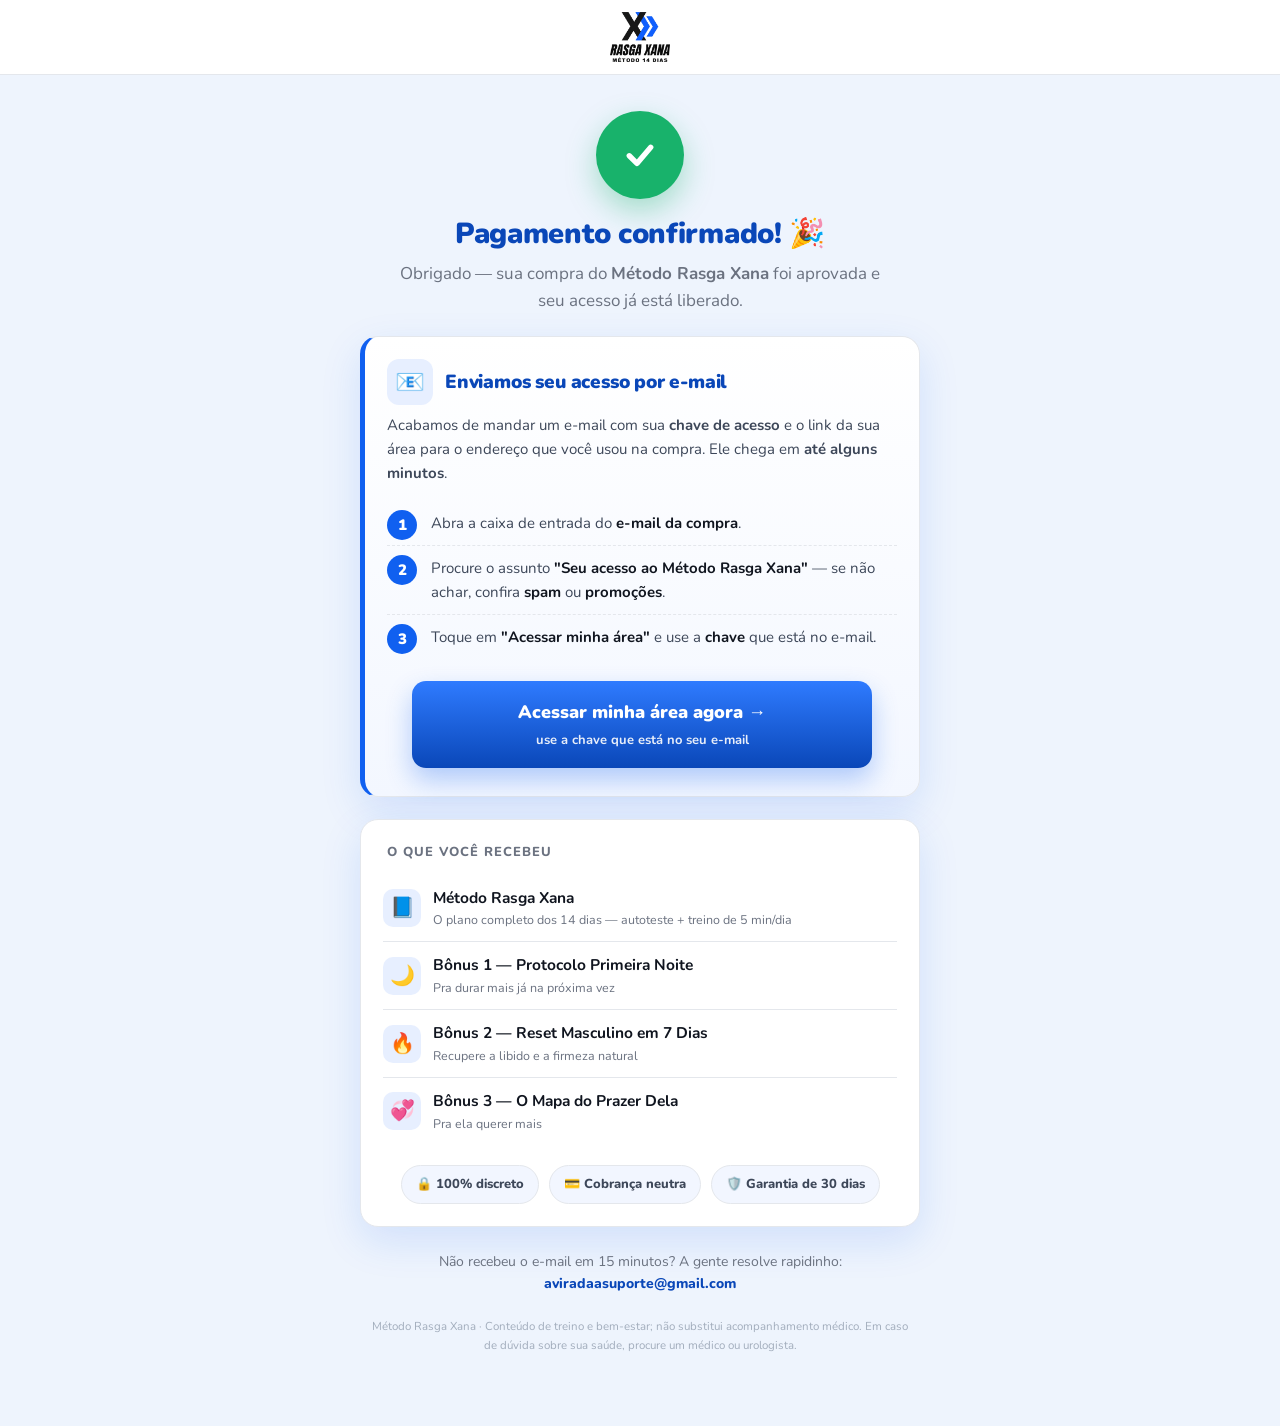
<file: obrigado.html>
<!DOCTYPE html>
<html lang="pt-BR">
<head>
<meta charset="UTF-8">
<meta name="viewport" content="width=device-width, initial-scale=1.0">
<meta name="theme-color" content="#1060F0">
<meta name="robots" content="noindex,nofollow">
<title>Compra confirmada — Método Rasga Xana</title>
<link rel="icon" type="image/webp" href="imagens/logo.webp">

<!-- Meta Pixel Code -->
<script>
!function(f,b,e,v,n,t,s)
{if(f.fbq)return;n=f.fbq=function(){n.callMethod?
n.callMethod.apply(n,arguments):n.queue.push(arguments)};
if(!f._fbq)f._fbq=n;n.push=n;n.loaded=!0;n.version='2.0';
n.queue=[];t=b.createElement(e);t.async=!0;
t.src=v;s=b.getElementsByTagName(e)[0];
s.parentNode.insertBefore(t,s)}(window, document,'script',
'https://connect.facebook.net/en_US/fbevents.js');
fbq('init', '1682342822856843');
fbq('track', 'PageView');
</script>
<noscript><img height="1" width="1" style="display:none"
src="https://www.facebook.com/tr?id=1682342822856843&ev=PageView&noscript=1"/></noscript>
<!-- End Meta Pixel Code -->

<!-- Utmify -->
<script>
  window.pixelId = "6a4ef533173411e7804ca864";
  var a = document.createElement("script");
  a.setAttribute("async", ""); a.setAttribute("defer", "");
  a.setAttribute("src", "https://cdn.utmify.com.br/scripts/pixel/pixel.js");
  document.head.appendChild(a);
</script>

<link rel="preconnect" href="https://fonts.googleapis.com">
<link rel="preconnect" href="https://fonts.gstatic.com" crossorigin>
<link href="https://fonts.googleapis.com/css2?family=Nunito:wght@400;600;700;800;900&display=swap" rel="stylesheet">
<style>
  :root{
    --bg:#eef4fd; --paper:#ffffff; --ink:#10151f; --muted:#6b7280;
    --brand:#1060f0; --brand-d:#0a47b8; --brand-soft:#e7efff; --hi:#bcd4ff;
    --green:#18b26b; --green-d:#0e9257; --line:#e4e7ec;
    --shadow:0 14px 40px rgba(16,96,240,.13);
  }
  *{box-sizing:border-box;-webkit-tap-highlight-color:transparent}
  body{margin:0;background:var(--bg);color:var(--ink);font-family:'Nunito',system-ui,sans-serif;font-size:17px;line-height:1.6;overflow-x:hidden}
  .wrap{max-width:600px;margin:0 auto;padding:0 20px}
  h1,h2,h3{font-family:'Nunito',sans-serif;font-weight:900;line-height:1.2;letter-spacing:-.01em;margin:0}
  img{max-width:100%;display:block}
  .brand{color:var(--brand)}

  header{background:var(--paper);border-bottom:1px solid var(--line);padding:12px 0;text-align:center}
  header img{height:50px;margin:0 auto}

  main{padding:30px 0 60px}

  /* selo de confirmação */
  .checkwrap{display:flex;justify-content:center;margin:6px 0 18px}
  .check{width:88px;height:88px;border-radius:50%;background:var(--green);display:flex;align-items:center;justify-content:center;
    box-shadow:0 12px 30px rgba(24,178,107,.35);animation:pop .5s cubic-bezier(.17,.89,.32,1.28)}
  .check svg{width:46px;height:46px}
  .check svg path{stroke:#fff;stroke-width:7;stroke-linecap:round;stroke-linejoin:round;fill:none;
    stroke-dasharray:60;stroke-dashoffset:60;animation:draw .5s .25s forwards ease-out}
  @keyframes pop{0%{transform:scale(0)}100%{transform:scale(1)}}
  @keyframes draw{to{stroke-dashoffset:0}}
  @media (prefers-reduced-motion:reduce){.check{animation:none}.check svg path{animation:none;stroke-dashoffset:0}}

  h1.title{text-align:center;font-size:29px;color:var(--brand-d)}
  .sub{text-align:center;color:var(--muted);font-size:17px;max-width:480px;margin:8px auto 0}

  .card{background:var(--paper);border:1px solid var(--line);border-radius:18px;padding:22px;box-shadow:var(--shadow);margin-top:22px}

  /* aviso de e-mail (destaque) */
  .mail{border-left:5px solid var(--brand);background:linear-gradient(180deg,#fff,#f3f7ff)}
  .mail .mh{display:flex;align-items:center;gap:12px;margin-bottom:8px}
  .mail .mh .em{flex:none;width:46px;height:46px;border-radius:12px;background:var(--brand-soft);display:flex;align-items:center;justify-content:center;font-size:24px}
  .mail h2{font-size:19px;color:var(--brand-d)}
  .mail p{margin:6px 0 0;font-size:15px;color:#3d4759}

  /* passos */
  .steps{list-style:none;counter-reset:s;padding:0;margin:16px 0 0}
  .steps li{counter-increment:s;position:relative;padding:10px 0 10px 44px;font-size:15px;color:#3d4759;border-top:1px dashed var(--line)}
  .steps li:first-child{border-top:0}
  .steps li:before{content:counter(s);position:absolute;left:0;top:9px;width:30px;height:30px;border-radius:50%;
    background:var(--brand);color:#fff;font-weight:900;font-size:15px;display:flex;align-items:center;justify-content:center}
  .steps b{color:var(--ink)}

  .cta{display:block;width:100%;max-width:460px;margin:22px auto 6px;background:linear-gradient(180deg,#2f7bff,#0a47b8);color:#fff;
    text-align:center;text-decoration:none;font-family:'Nunito';font-weight:900;font-size:18px;padding:17px 20px;border-radius:14px;
    box-shadow:0 12px 26px rgba(16,96,240,.3)}
  .cta small{display:block;font-weight:700;font-size:13px;opacity:.9;margin-top:3px}

  /* recap do que recebeu */
  .sec-t{font-size:13px;font-weight:800;letter-spacing:1px;text-transform:uppercase;color:var(--muted);margin:0 4px 12px}
  .got{list-style:none;padding:0;margin:0}
  .got li{display:flex;align-items:center;gap:12px;padding:11px 0;border-top:1px solid var(--line);font-size:15.5px}
  .got li:first-child{border-top:0}
  .got .gi{flex:none;width:38px;height:38px;border-radius:10px;background:var(--brand-soft);display:flex;align-items:center;justify-content:center;font-size:20px}
  .got .gt b{color:var(--ink)}
  .got .gt span{display:block;font-size:12.5px;color:var(--muted)}

  /* selos de confiança */
  .trust{display:flex;gap:10px;flex-wrap:wrap;justify-content:center;margin-top:20px}
  .trust span{background:#f2f6ff;border:1px solid var(--line);border-radius:999px;padding:8px 14px;font-size:13px;font-weight:800;color:#3d4759}

  .support{text-align:center;font-size:14px;color:var(--muted);margin-top:24px;line-height:1.6}
  .support a{color:var(--brand-d);font-weight:800;text-decoration:none}
  .foot{text-align:center;font-size:11.5px;color:#a2adbc;margin-top:22px;line-height:1.6;padding:0 8px}
</style>
</head>
<body>
<header><img src="imagens/logo.webp" alt="Rasga Xana"></header>

<main>
  <div class="wrap">

    <div class="checkwrap">
      <div class="check"><svg viewBox="0 0 60 60"><path d="M16 31 L26 41 L44 20"/></svg></div>
    </div>

    <h1 class="title">Pagamento confirmado! 🎉</h1>
    <p class="sub">Obrigado — sua compra do <b>Método Rasga Xana</b> foi aprovada e seu acesso já está liberado.</p>

    <!-- Aviso de e-mail -->
    <div class="card mail">
      <div class="mh">
        <div class="em">📧</div>
        <h2>Enviamos seu acesso por e-mail</h2>
      </div>
      <p>Acabamos de mandar um e-mail com sua <b>chave de acesso</b> e o link da sua área para o endereço que você usou na compra. Ele chega em <b>até alguns minutos</b>.</p>
      <ol class="steps">
        <li>Abra a caixa de entrada do <b>e-mail da compra</b>.</li>
        <li>Procure o assunto <b>"Seu acesso ao Método Rasga Xana"</b> — se não achar, confira <b>spam</b> ou <b>promoções</b>.</li>
        <li>Toque em <b>"Acessar minha área"</b> e use a <b>chave</b> que está no e-mail.</li>
      </ol>
      <a class="cta" href="membros/">Acessar minha área agora →<small>use a chave que está no seu e-mail</small></a>
    </div>

    <!-- O que recebeu -->
    <div class="card">
      <div class="sec-t">O que você recebeu</div>
      <ul class="got">
        <li><div class="gi">📘</div><div class="gt"><b>Método Rasga Xana</b><span>O plano completo dos 14 dias — autoteste + treino de 5 min/dia</span></div></li>
        <li><div class="gi">🌙</div><div class="gt"><b>Bônus 1 — Protocolo Primeira Noite</b><span>Pra durar mais já na próxima vez</span></div></li>
        <li><div class="gi">🔥</div><div class="gt"><b>Bônus 2 — Reset Masculino em 7 Dias</b><span>Recupere a libido e a firmeza natural</span></div></li>
        <li><div class="gi">💞</div><div class="gt"><b>Bônus 3 — O Mapa do Prazer Dela</b><span>Pra ela querer mais</span></div></li>
      </ul>
      <div class="trust">
        <span>🔒 100% discreto</span>
        <span>💳 Cobrança neutra</span>
        <span>🛡️ Garantia de 30 dias</span>
      </div>
    </div>

    <p class="support">
      Não recebeu o e-mail em 15 minutos? A gente resolve rapidinho:<br>
      <a href="mailto:aviradaasuporte@gmail.com">aviradaasuporte@gmail.com</a>
    </p>

    <p class="foot">Método Rasga Xana · Conteúdo de treino e bem-estar; não substitui acompanhamento médico. Em caso de dúvida sobre sua saúde, procure um médico ou urologista.</p>
  </div>
</main>

<!-- Purchase: NÃO disparar aqui.
     A Utmify (integrada ao Payt) já envia o Purchase pro pixel 1682342822856843 server-side.
     Se disparar também pelo navegador, os dois não compartilham event_id → a Meta conta a venda 2×.
     A Utmify é a fonte ÚNICA do Purchase. NÃO re-adicionar fbq('track','Purchase') nesta página. -->
</body>
</html>
</file>
<file: css/style.css>
/* ===========================================================
   Método 14 Dias — Quiz (design system unificado)
   Marca: RASGA XANA / azul + preto
   =========================================================== */
:root {
  --brand: #1060F0;          /* azul do logo */
  --brand-dark: #0A47B8;
  --brand-soft: #E7EFFF;     /* fundo do estado selecionado */
  --brand-disabled: #9DBBF7; /* botão desabilitado */
  --ink: #10151F;            /* texto principal */
  --muted: #6B7280;          /* subtítulos / rótulos */
  --line: #E4E7EC;           /* bordas dos cards */
  --line-soft: #EEF1F5;
  --bg: #FFFFFF;
  --radius: 12px;
  --shadow: 0 2px 10px rgba(16, 21, 31, .06);
  --shadow-hover: 0 6px 18px rgba(16, 96, 240, .14);
  --maxw: 440px;
  --pad: 18px;
  --header-h: 110px;
}

* { box-sizing: border-box; }

html, body {
  margin: 0;
  padding: 0;
  background: var(--bg);
  color: var(--ink);
  font-family: "Nunito", system-ui, -apple-system, "Segoe UI", Roboto, sans-serif;
  -webkit-font-smoothing: antialiased;
}

/* ---------- Shell / layout consistente ---------- */
.quiz-shell {
  min-height: 100vh;
  min-height: 100dvh;
  display: flex;
  flex-direction: column;
  align-items: center;
}

.quiz-header {
  width: 100%;
  max-width: var(--maxw);
  padding: 16px var(--pad) 8px;
  text-align: center;
}

.brand-logo {
  height: 54px;
  width: auto;
  object-fit: contain;
  margin: 0 auto 12px;
  display: block;
}

.progress {
  height: 6px;
  width: 100%;
  background: var(--line-soft);
  border-radius: 999px;
  overflow: hidden;
}
.progress__bar {
  height: 100%;
  width: 0%;
  background: var(--brand);
  border-radius: 999px;
  transition: width .35s ease;
}

/* Conteúdo com alinhamento vertical CONSISTENTE (sem vazio irregular) */
.quiz-main {
  width: 100%;
  max-width: var(--maxw);
  flex: 1;
  padding: 20px var(--pad) 30px;
  display: flex;
  flex-direction: column;
}
/* slides de conteúdo: centralizados verticalmente (safe = não corta se for alto) */
.quiz-main--center { justify-content: safe center; }

.quiz-footer {
  width: 100%;
  max-width: var(--maxw);
  padding: 14px var(--pad) 20px;
  text-align: center;
  font-size: 11px;
  color: var(--muted);
}

/* ---------- Tipografia das etapas ---------- */
.step-title {
  font-size: 20px;
  font-weight: 800;
  line-height: 1.25;
  text-align: center;
  margin: 4px 0 6px;
}
.step-title .hl { color: var(--brand); }
.step-sub {
  font-size: 14px;
  color: var(--muted);
  text-align: center;
  margin: 0 0 18px;
}
.step-title + .step-sub { margin-top: 2px; }
.step-lead { /* blocos de conteúdo com parágrafos */
  font-size: 15px;
  font-weight: 700;
  line-height: 1.5;
  text-align: center;
  margin: 0 0 16px;
}
.step-note {
  font-size: 14px;
  color: var(--muted);
  text-align: center;
  line-height: 1.5;
  margin: 16px 0 0;
}
.step-note b { color: var(--ink); }

/* ---------- Cards de opção (ÚNICO estilo p/ todas as telas) ---------- */
.options { display: flex; flex-direction: column; gap: 10px; margin-top: 4px; }

.option {
  display: flex;
  align-items: center;
  gap: 12px;
  width: 100%;
  text-align: left;
  background: #fff;
  border: 1.5px solid var(--line);
  border-radius: var(--radius);
  padding: 13px 15px;
  font-size: 15px;
  font-weight: 600;
  color: var(--ink);
  cursor: pointer;
  box-shadow: var(--shadow);
  transition: border-color .15s, box-shadow .15s, background .15s;
}
.option:hover { border-color: var(--brand); box-shadow: var(--shadow-hover); }
.option.is-selected {
  border-color: var(--brand);
  background: var(--brand-soft);
}

/* marcador (círculo radio / quadrado checkbox) */
.option__mark {
  flex: 0 0 auto;
  width: 21px; height: 21px;
  border: 2px solid #CBD2DC;
  border-radius: 50%;
  display: grid; place-items: center;
  transition: border-color .15s, background .15s;
}
.option--check .option__mark { border-radius: 7px; }
.option.is-selected .option__mark { border-color: var(--brand); background: var(--brand); }
.option.is-selected .option__mark::after {
  content: "";
  width: 9px; height: 9px; border-radius: 50%;
  background: #fff;
}
.option--check.is-selected .option__mark::after {
  width: 6px; height: 11px; border-radius: 0; background: transparent;
  border: solid #fff; border-width: 0 2.5px 2.5px 0; transform: rotate(45deg) translateY(-1px);
}

/* thumbnail dentro da opção (tipo de corpo) */
.option__thumb {
  flex: 0 0 auto;
  width: 54px; height: 54px;
  border-radius: 10px;
  object-fit: cover;
  object-position: top center;
  background: #F3F5F8;
}

/* ---------- Cards de imagem grande (idade) ---------- */
.age-grid {
  display: grid;
  grid-template-columns: 1fr 1fr;
  gap: 14px;
  margin-top: 8px;
}
.age-card {
  /* zera o padding padrão do <button> (era "1px 6px") — é o que deixava a
     imagem e o rótulo azul com margem branca em vez de preencher a caixa. */
  padding: 0;
  margin: 0;
  /* borda como ANEL de sombra (não como border): com border + overflow:hidden
     sobrava um filete branco nos cantos de baixo do rótulo azul. */
  border: 0;
  border-radius: var(--radius);
  overflow: hidden;
  cursor: pointer;
  background: #fff;
  box-shadow: 0 0 0 1.5px var(--line), var(--shadow);
  transition: box-shadow .15s, transform .1s;
}
.age-card:hover { box-shadow: 0 0 0 1.5px var(--brand), var(--shadow-hover); }
.age-card:active { transform: scale(.99); }
.age-card__frame {
  width: 100%;
  aspect-ratio: 4/5;
  overflow: hidden;
  background: #F3F5F8;
}
.age-card__img {
  display: block;
  width: 100%;
  height: 100%;
  object-fit: cover;
  object-position: center top;
}
.age-card__label {
  display: flex; align-items: center; gap: 7px;
  background: var(--brand);
  color: #fff;
  font-weight: 700;
  font-size: 13.5px;
  white-space: nowrap;
  padding: 10px 12px;
  /* cantos de baixo arredondados = casam com o clip do card (sem filete branco) */
  border-radius: 0 0 var(--radius) var(--radius);
}
.age-card__label::before {
  content: "›";
  flex: 0 0 auto;
  display: grid; place-items: center;
  width: 19px; height: 19px;
  border: 1.5px solid rgba(255,255,255,.7);
  border-radius: 50%;
  font-size: 13px; line-height: 1;
}

/* ---------- Escala 1–5 ---------- */
.scale {
  display: flex;
  justify-content: center;
  gap: 12px;
  margin: 10px 0 6px;
}
.scale__btn {
  width: 46px; height: 46px;
  border: 1.5px solid var(--line);
  border-radius: 10px;
  background: #fff;
  font-size: 16px; font-weight: 700; color: var(--ink);
  cursor: pointer;
  box-shadow: var(--shadow);
  transition: border-color .15s, background .15s, color .15s, box-shadow .15s;
}
.scale__btn:hover { border-color: var(--brand); box-shadow: var(--shadow-hover); }
.scale__btn.is-selected { background: var(--brand); border-color: var(--brand); color: #fff; }
.scale__ends {
  display: flex; justify-content: space-between;
  width: 100%; max-width: 270px; margin: 6px auto 0;
  padding: 0 5px;
  font-size: 12px; color: var(--muted);
}

/* ---------- Botão Continuar / CTA ---------- */
.btn {
  width: 100%;
  border: none;
  border-radius: var(--radius);
  background: var(--brand);
  color: #fff;
  font-family: inherit;
  font-size: 15.5px;
  font-weight: 700;
  padding: 15px;
  margin-top: 20px;
  cursor: pointer;
  transition: background .15s, opacity .15s;
}
.btn:hover { background: var(--brand-dark); }
.btn:disabled { background: var(--brand-disabled); cursor: not-allowed; }

/* ---------- Placeholder de imagem (usuário sobe depois) ---------- */
.img-ph {
  width: 100%;
  border: 2px dashed var(--brand);
  border-radius: var(--radius);
  background: repeating-linear-gradient(45deg, #F5F8FF, #F5F8FF 12px, #EDF3FF 12px, #EDF3FF 24px);
  color: var(--brand-dark);
  display: flex; flex-direction: column; align-items: center; justify-content: center; gap: 6px;
  text-align: center;
  padding: 26px 18px;
  min-height: 150px;
  margin: 4px 0 6px;
}
.img-ph__icon { font-size: 26px; }
.img-ph__label { font-weight: 800; font-size: 14px; }
.img-ph__hint { font-size: 12px; color: var(--muted); max-width: 260px; }
.img-ph--sm { min-height: 90px; padding: 14px; }

/* ---------- Blocos de conteúdo específicos ---------- */
.content-block { display: flex; flex-direction: column; }

/* imagens de conteúdo (notícias, ilustrações, logos) — tratamento de card */
.content-img {
  display: block;
  width: 100%;
  height: auto;
  border-radius: var(--radius);
  border: 1px solid var(--line);
  box-shadow: 0 6px 20px rgba(16, 21, 31, .10);
  margin: 6px 0 8px;
}
/* logos de autoridade: um pouco menor e centralizado (a imagem já tem fundo branco) */
.content-img--logos {
  width: 90%;
  margin: 10px auto 12px;
}

/* tabela comparativa (etapa 19) */
.cmp {
  width: 100%;
  border-collapse: collapse;
  margin: 6px 0 4px;
  font-size: 15px;
  font-weight: 700;
}
.cmp td {
  border: 1.5px solid var(--line);
  padding: 16px 12px;
  text-align: center;
  vertical-align: middle;
}
.cmp td:first-child { text-align: left; }
.cmp .yes { color: #16A34A; font-size: 22px; }
.cmp .no  { color: #DC2626; font-size: 22px; }
.cmp thead td { background: var(--brand-soft); font-size: 13px; color: var(--brand-dark); }

/* depoimento */
.review {
  border: 1.5px solid var(--line);
  border-radius: var(--radius);
  padding: 16px;
  margin-top: 18px;
  box-shadow: var(--shadow);
}
.review__stars { color: #F5B301; letter-spacing: 2px; font-size: 14px; }
.review__name { font-weight: 800; margin: 4px 0 6px; }
.review__text { font-size: 14px; color: #374151; line-height: 1.5; font-weight: 600; }

/* gráfico de evolução (etapa 12) — dentro de um card suave */
.chart-wrap {
  margin: 6px 0 8px;
  padding: 16px 14px 10px;
  background: linear-gradient(180deg, #FBFCFE, #FFFFFF);
  border: 1px solid var(--line);
  border-radius: var(--radius);
  box-shadow: var(--shadow);
}
.chart-wrap svg { width: 100%; height: auto; display: block; }

/* animação do gráfico comparativo (barras crescem de baixo p/ cima) */
.ch-bar {
  transform: scaleY(0);
  transform-box: fill-box;
  transform-origin: bottom;
  animation: chGrow .8s cubic-bezier(.22, 1, .36, 1) forwards;
}
@keyframes chGrow { to { transform: scaleY(1); } }
.ch-label {
  opacity: 0;
  transform: translateY(6px) scale(.9);
  transform-box: fill-box;
  transform-origin: center;
  animation: chLabel .5s cubic-bezier(.34, 1.56, .64, 1) forwards;
}
@keyframes chLabel { to { opacity: 1; transform: translateY(0) scale(1); } }
@media (prefers-reduced-motion: reduce) {
  .ch-bar, .ch-label { animation: none; opacity: 1; transform: none; }
}

/* loading final (etapa 16) */
.loader-wrap { margin-top: 20px; }
.loader-row { display: flex; justify-content: space-between; font-size: 14px; font-weight: 700; margin-bottom: 8px; }
.loader-track { height: 12px; background: var(--line-soft); border-radius: 999px; overflow: hidden; }
.loader-fill { height: 100%; width: 0%; background: var(--brand); border-radius: 999px; transition: width .3s linear; }

/* transição final (etapa 16, fase 2): transfere o desejo p/ a PV */
.transition { animation: trFade .45s ease both; text-align: center; }
@keyframes trFade { from { opacity: 0; transform: translateY(10px); } to { opacity: 1; transform: none; } }
.transition__badge {
  display: inline-block;
  background: #E8F8F0;
  color: #0E9257;
  font-weight: 800;
  font-size: 13px;
  padding: 7px 16px;
  border-radius: 999px;
  margin: 0 auto 14px;
}
.transition__list {
  list-style: none;
  padding: 0;
  margin: 4px 0 6px;
  text-align: left;
}
.transition__list li {
  position: relative;
  padding: 9px 4px 9px 32px;
  font-size: 14.5px;
  font-weight: 700;
  border-bottom: 1px dashed var(--line);
}
.transition__list li:last-child { border-bottom: 0; }
.transition__list li::before {
  content: "✓";
  position: absolute;
  left: 4px; top: 8px;
  width: 20px; height: 20px;
  background: var(--brand);
  color: #fff;
  border-radius: 50%;
  font-size: 12px; font-weight: 900;
  display: grid; place-items: center;
  line-height: 1;
}
.transition__cta {
  display: block;
  text-align: center;
  text-decoration: none;
  font-size: 16.5px;
}
@media (prefers-reduced-motion: reduce) { .transition { animation: none; } }

/* util */
.center-block { text-align: center; }
.spacer { flex: 1; }

/* ---------- Responsivo ---------- */
@media (min-width: 640px) {
  .step-title { font-size: 21px; }
  .brand-logo { height: 60px; }
}
</file>
